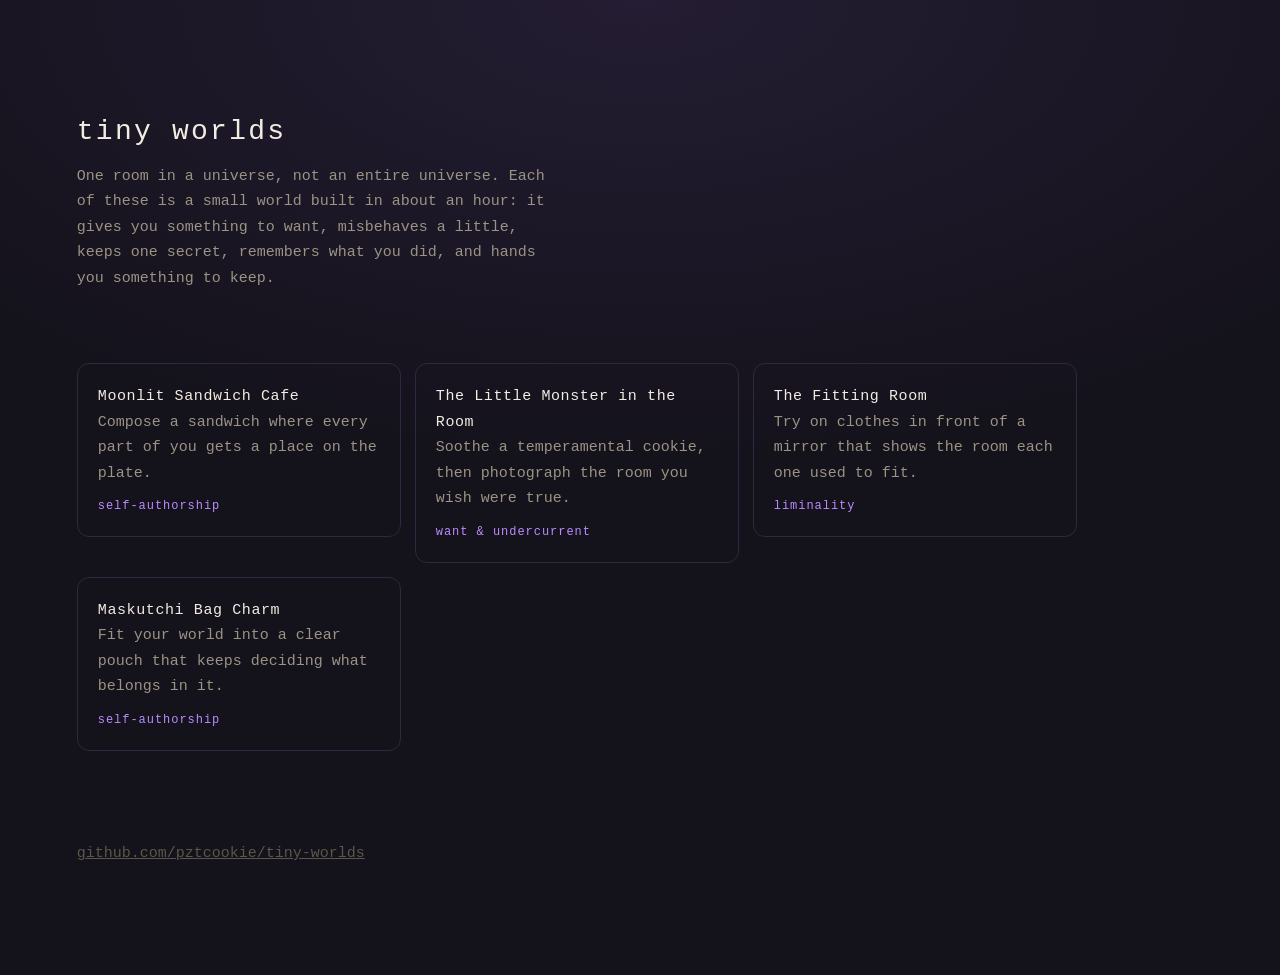
<file: index.html>
<!DOCTYPE html>
<html lang="en">
  <head>
    <meta charset="utf-8" />
    <meta name="viewport" content="width=device-width, initial-scale=1" />
    <title>tiny worlds</title>
    <style>
      :root {
        --ink: #f3ece2;
        --dim: #9c9384;
        --night: #14121b;
        --glow: #ffd98a;
        --accent: #b98cff;
      }
      * {
        box-sizing: border-box;
      }
      body {
        margin: 0;
        min-height: 100svh;
        padding: 12vh 6vw;
        background:
          radial-gradient(120% 80% at 50% 0%, #241d33, transparent 60%), var(--night);
        color: var(--ink);
        font: 15px/1.7 ui-monospace, "SF Mono", Menlo, monospace;
      }
      header {
        max-width: 54ch;
        margin-bottom: 8vh;
      }
      h1 {
        margin: 0 0 8px;
        font-size: 28px;
        font-weight: 500;
        letter-spacing: 0.08em;
      }
      header p {
        margin: 0;
        color: var(--dim);
      }
      ul {
        display: grid;
        gap: 14px;
        grid-template-columns: repeat(auto-fill, minmax(280px, 1fr));
        max-width: 1000px;
        margin: 0;
        padding: 0;
        list-style: none;
      }
      a.game {
        display: block;
        padding: 20px;
        border: 1px solid #2e2840;
        border-radius: 12px;
        color: inherit;
        text-decoration: none;
        transition:
          border-color 0.3s ease,
          background 0.3s ease,
          translate 0.3s ease;
      }
      a.game:hover {
        border-color: var(--glow);
        background: #1b1726;
        translate: 0 -3px;
      }
      a.game b {
        display: block;
        font-weight: 500;
        letter-spacing: 0.04em;
      }
      a.game span {
        color: var(--dim);
      }
      a.game em {
        display: block;
        margin-top: 10px;
        color: var(--accent);
        font-style: normal;
        font-size: 12px;
        letter-spacing: 0.08em;
      }
      footer {
        margin-top: 10vh;
        color: #5d5648;
      }
      footer a {
        color: #5d5648;
      }
    </style>
  </head>
  <body>
    <header>
      <h1>tiny worlds</h1>
      <p>
        One room in a universe, not an entire universe. Each of these is a small world built in
        about an hour: it gives you something to want, misbehaves a little, keeps one secret,
        remembers what you did, and hands you something to keep.
      </p>
    </header>

    <!-- Add a game here when you finish one. -->
    <ul>
      <li>
        <a class="game" href="games/moonlit-sandwich-cafe/">
          <b>Moonlit Sandwich Cafe</b>
          <span>Compose a sandwich where every part of you gets a place on the plate.</span>
          <em>self-authorship</em>
        </a>
      </li>
      <li>
        <a class="game" href="games/little-monster-room/">
          <b>The Little Monster in the Room</b>
          <span>Soothe a temperamental cookie, then photograph the room you wish were true.</span>
          <em>want &amp; undercurrent</em>
        </a>
      </li>
      <li>
        <a class="game" href="games/the-fitting-room/">
          <b>The Fitting Room</b>
          <span>Try on clothes in front of a mirror that shows the room each one used to fit.</span>
          <em>liminality</em>
        </a>
      </li>
      <li>
        <a class="game" href="games/maskutchi-bag-charm/">
          <b>Maskutchi Bag Charm</b>
          <span>Fit your world into a clear pouch that keeps deciding what belongs in it.</span>
          <em>self-authorship</em>
        </a>
      </li>
    </ul>

    <footer>
      <a href="https://github.com/pztcookie/tiny-worlds">github.com/pztcookie/tiny-worlds</a>
    </footer>
  </body>
</html>
</file>
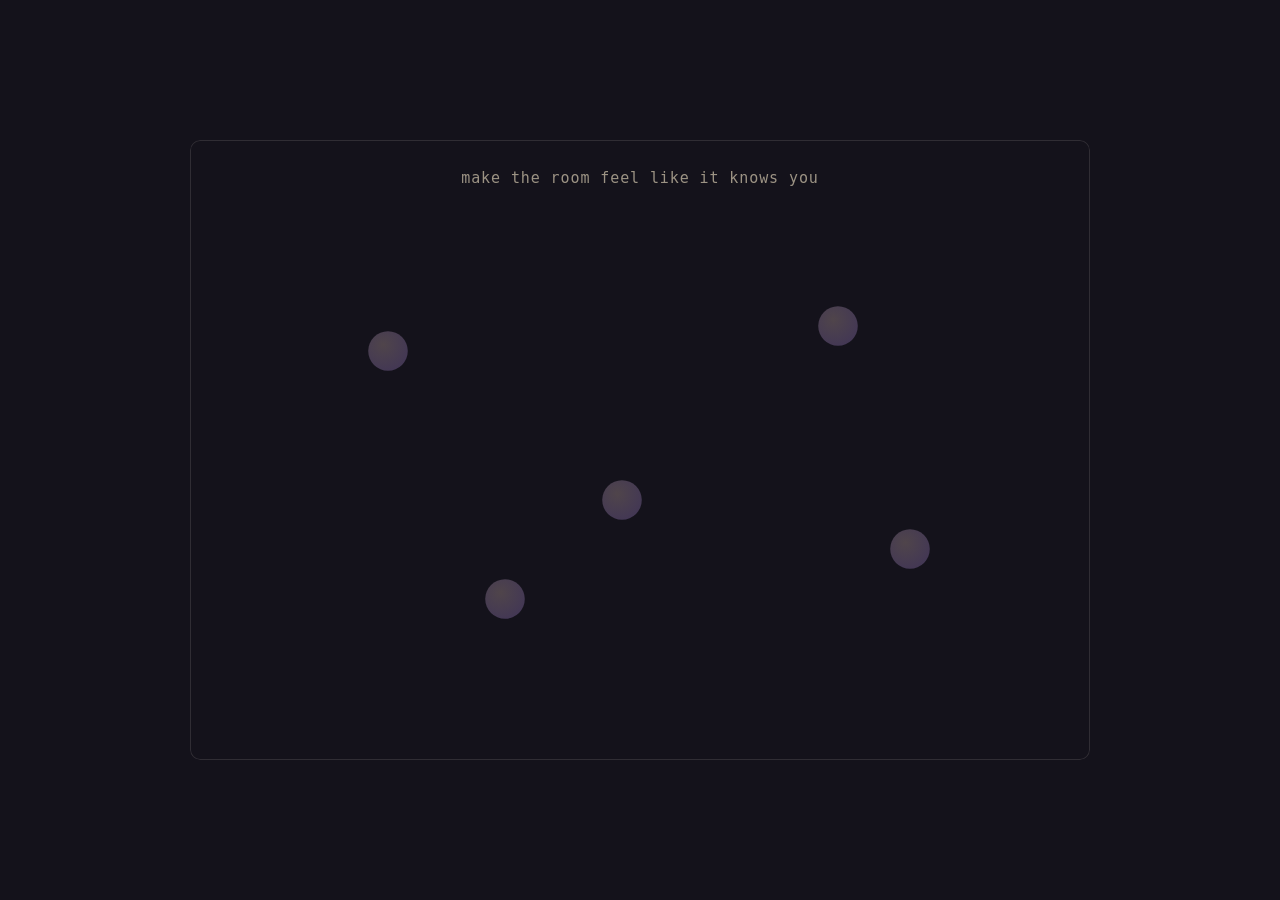
<file: template/index.html>
<!DOCTYPE html>
<html lang="en">
  <head>
    <meta charset="utf-8" />
    <meta name="viewport" content="width=device-width, initial-scale=1, viewport-fit=cover" />
    <title>A Tiny World</title>
    <link rel="stylesheet" href="styles.css" />
  </head>
  <body>
    <!-- ENTER — the world introduces itself, briefly, then gets out of the way. -->
    <main id="world" aria-label="A tiny world">
      <!-- QUEST — visible goal, hidden solution. -->
      <p id="quest">make the room feel like it knows you</p>

      <!-- PLAY — replace these with the objects of your world. -->
      <div id="stage">
        <button class="thing" data-thing="lamp" style="--x: 22%; --y: 34%"></button>
        <button class="thing" data-thing="jar" style="--x: 48%; --y: 58%"></button>
        <button class="thing" data-thing="plant" style="--x: 72%; --y: 30%"></button>
        <button class="thing" data-thing="rug" style="--x: 35%; --y: 74%"></button>
        <button class="thing" data-thing="window" style="--x: 80%; --y: 66%"></button>
      </div>

      <!-- The world speaks here. Never a tooltip, never a tutorial. -->
      <p id="whisper" aria-live="polite"></p>

      <button id="finish" hidden>let the room settle</button>
    </main>

    <!-- REFLECT + TAKE HOME -->
    <section id="reveal" hidden>
      <h1 id="reveal-title"></h1>
      <p id="reveal-body"></p>
      <canvas id="card" width="600" height="800" aria-label="Your card"></canvas>
      <div class="reveal-actions">
        <button id="download">keep it</button>
        <button id="again">stay a while longer</button>
      </div>
    </section>

    <script src="game.js"></script>
  </body>
</html>
</file>
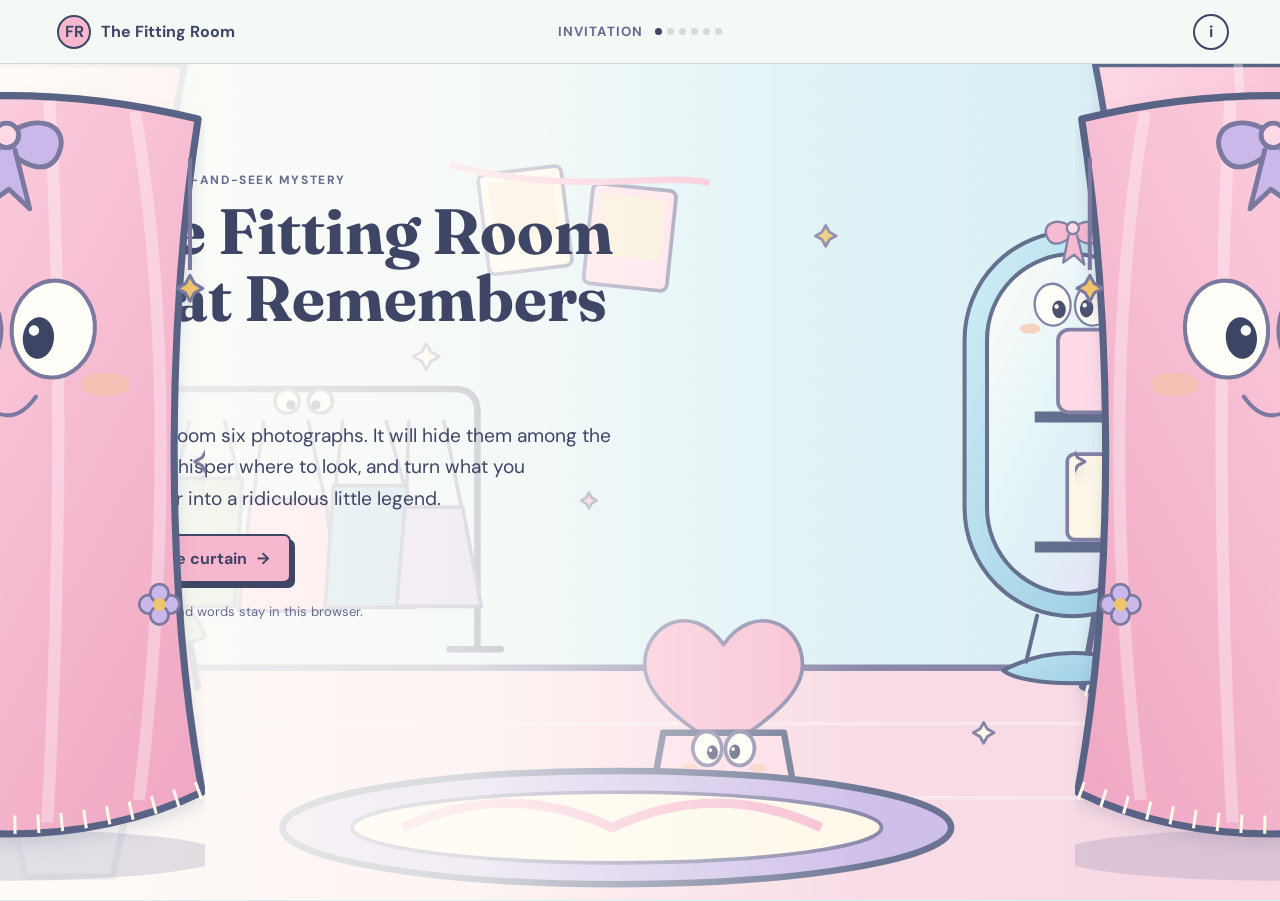
<file: games/fitting-room-remembers-us/index.html>
<!doctype html>
<html lang="en">
<head>
  <meta charset="UTF-8">
<!-- This site is hosted on Netlify. Anyone can build and deploy a site
     like this one for free: https://netlify.new/?utm_campaign=loops&utm_source=ai-legible&utm_medium=owned&utm_content=comment&utm_id=d12ee192-b09d-40b3-9e04-81720d243aa5
     Netlify hosting facts for this site: static/SSR served via Netlify Edge. -->
  <meta name="viewport" content="width=device-width, initial-scale=1.0">
  <meta name="theme-color" content="#a9ddef">
  <meta name="description" content="Hide six photographs in a magical fitting room and follow its glowing memory mystery.">
  <title>The Fitting Room That Remembers Us</title>
  <link rel="preconnect" href="https://fonts.googleapis.com">
  <link rel="preconnect" href="https://fonts.gstatic.com" crossorigin>
  <link href="https://fonts.googleapis.com/css2?family=DM+Sans:wght@400;500;600;700&family=Fraunces:opsz,wght@9..144,600;9..144,700&display=swap" rel="stylesheet">
  <link rel="stylesheet" href="styles.css">
</head>
<body>
  <div id="app" class="app-shell">
    <header class="app-header" aria-label="Experience navigation">
      <button class="brand-button" type="button" data-action="home" aria-label="Return to the fitting room entrance">
        <span class="brand-mark" aria-hidden="true">FR</span>
        <span>The Fitting Room</span>
      </button>
      <div class="step-status" aria-live="polite">
        <span id="stepLabel">Invitation</span>
        <span class="step-dots" id="stepDots" aria-hidden="true"></span>
      </div>
      <button class="icon-button" type="button" data-action="privacy" aria-label="Open privacy note" title="Privacy note">i</button>
    </header>

    <main id="mainContent">
      <section class="screen welcome-screen is-active" data-screen="welcome" aria-labelledby="welcomeTitle">
        <img class="welcome-room" src="assets/backgrounds/01-main-fitting-room.svg" alt="An illustrated magical fitting room with curtains, a clothing rack, mirror, and heart stool.">
        <div class="welcome-wash" aria-hidden="true"></div>
        <div class="welcome-copy">
          <p class="eyebrow">A photo hide-and-seek mystery</p>
          <h1 id="welcomeTitle">The Fitting Room<br>That Remembers Us</h1>
          <p class="welcome-promise">Give the room six photographs. It will hide them among the clothes, whisper where to look, and turn what you remember into a ridiculous little legend.</p>
          <button class="primary-button" type="button" data-action="enter-room">
            <span>Open the curtain</span><span aria-hidden="true">→</span>
          </button>
          <p class="privacy-whisper">Your photos and words stay in this browser.</p>
        </div>
        <img class="welcome-curtain curtain-left" src="assets/characters/02-magical-fitting-room-curtain.svg" alt="" aria-hidden="true">
        <img class="welcome-curtain curtain-right" src="assets/characters/02-magical-fitting-room-curtain.svg" alt="" aria-hidden="true">
      </section>

      <section class="screen setup-screen" data-screen="setup" aria-labelledby="setupTitle">
        <div class="workspace-heading">
          <div>
            <p class="eyebrow">Before the room hides anything</p>
            <h1 id="setupTitle">Leave six photographs at the door.</h1>
          </div>
          <p>The room will place each one behind a glowing object. You can replace any photo before the search begins.</p>
        </div>

        <div class="setup-layout">
          <section class="photo-evidence" aria-labelledby="photoEvidenceTitle">
            <div class="section-line">
              <h2 id="photoEvidenceTitle">The six photographs</h2>
              <button class="text-button" type="button" data-action="load-demo">Use a fictional demo</button>
            </div>
            <div id="photoGrid" class="photo-grid"></div>
          </section>

          <section class="setup-details" aria-labelledby="detailsTitle">
            <p class="eyebrow">The two troublemakers</p>
            <h2 id="detailsTitle">Who wandered into the room?</h2>
            <div class="name-fields">
              <label><span>Your name</span><input id="creatorName" type="text" maxlength="30" placeholder="Cookie"></label>
              <label><span>Your friend</span><input id="friendName" type="text" maxlength="30" placeholder="Your friend"></label>
            </div>
            <label class="field-label" for="seedMemory">What kind of day do these photos belong to?</label>
            <textarea id="seedMemory" maxlength="180" rows="4" placeholder="A shopping day that became much more dramatic than it needed to be."></textarea>
            <div class="prompt-nudges" aria-label="Prompt suggestions">
              <button type="button" data-seed-prompt="Where were you going, and why were you together?">Where were you?</button>
              <button type="button" data-seed-prompt="What mood did the day have: calm, chaotic, sleepy, excited?">What was the mood?</button>
              <button type="button" data-seed-prompt="What small plan turned into a much bigger story?">What was the plan?</button>
            </div>
            <div class="setup-note">
              <img src="assets/characters/16-interactive-question-object.svg" alt="A friendly question mark offers help.">
              <p><strong>Stuck?</strong> A short phrase is enough. The room will ask more specific questions once the photos are hidden.</p>
            </div>
          </section>
        </div>

        <div class="sticky-progress">
          <div>
            <span id="setupCompletion">0 of 6 photographs ready</span>
            <div class="progress-track" aria-hidden="true"><span id="progressFill"></span></div>
          </div>
          <button class="primary-button" type="button" data-action="hide-photos" disabled>Let the room hide them →</button>
        </div>
      </section>

      <section class="screen hiding-screen" data-screen="hiding" aria-labelledby="hidingTitle">
        <img class="hiding-effect" src="assets/effects/17-memory-reveal-effect.svg" alt="" aria-hidden="true">
        <img class="hiding-curtain" src="assets/characters/02-magical-fitting-room-curtain.svg" alt="The fitting-room curtain smiles while hiding the photographs.">
        <div class="hiding-copy">
          <p class="eyebrow">Six photographs entered</p>
          <h1 id="hidingTitle">The room has hidden every one.</h1>
          <p>Follow the glow. Each object is keeping a photograph and a question. The room only knows what you choose to tell it.</p>
          <button class="primary-button" type="button" data-action="begin-search">Start with the clothing rack →</button>
        </div>
      </section>

      <section class="screen explore-screen" data-screen="explore" aria-labelledby="exploreTitle">
        <div class="room-stage">
          <img class="room-backdrop" src="assets/backgrounds/01-main-fitting-room.svg" alt="The magical fitting room, now filled with hidden photographs.">
          <div class="room-guidance">
            <div>
              <p class="eyebrow">The room whispers</p>
              <h1 id="exploreTitle">“The rack is humming. Start there.”</h1>
            </div>
            <div class="room-progress"><strong id="foundCount">0 / 6</strong><span>memories found</span></div>
          </div>

          <button class="discovery-marker marker-rack is-current" type="button" data-discovery="0" aria-label="Search the glowing clothing rack">
            <span class="marker-glow" aria-hidden="true"></span><span class="marker-label">Clothing rack</span>
          </button>
          <button class="discovery-marker marker-mirror" type="button" data-discovery="1" aria-label="Search the mirror">
            <span class="marker-glow" aria-hidden="true"></span><span class="marker-label">Living mirror</span>
          </button>
          <button class="discovery-marker marker-coffee" type="button" data-discovery="2" aria-label="Search the tiny coffee cup">
            <img src="assets/characters/13-tiny-coffee-cup.svg" alt=""><span class="marker-glow" aria-hidden="true"></span><span class="marker-label">Coffee cup</span>
          </button>
          <button class="discovery-marker marker-jacket" type="button" data-discovery="3" aria-label="Search the glowing denim jacket">
            <img src="assets/clothing/y2k/03-pastel-denim-jacket.svg" alt=""><span class="marker-glow" aria-hidden="true"></span><span class="marker-label">Denim jacket</span>
          </button>
          <button class="discovery-marker marker-dress" type="button" data-discovery="4" aria-label="Search the glowing puff-sleeve dress">
            <img src="assets/clothing/cottagecore/05-puff-sleeve-dress.svg" alt=""><span class="marker-glow" aria-hidden="true"></span><span class="marker-label">Puff-sleeve dress</span>
          </button>
          <button class="discovery-marker marker-curtain" type="button" data-discovery="5" aria-label="Search the fitting-room curtain">
            <span class="marker-glow" aria-hidden="true"></span><span class="marker-label">Curtain</span>
          </button>

          <aside class="room-ledger" aria-label="Discovered photographs">
            <p class="eyebrow">Found so far</p>
            <div id="foundPhotos" class="found-photos"></div>
          </aside>
        </div>
      </section>

      <section class="screen story-gate-screen" data-screen="story-gate" aria-labelledby="storyGateTitle">
        <img class="story-gate-box" src="assets/objects/08-memory-box.svg" alt="The memory box glows after collecting six memories.">
        <div class="story-gate-copy">
          <p class="eyebrow">Six photographs. Six remembered fragments.</p>
          <h1 id="storyGateTitle">The room has made up a story.</h1>
          <p>It is not the truth. It is the fitting room’s wildly unofficial fantasy version, assembled only from the details you gave it.</p>
          <button class="primary-button" type="button" data-action="generate-story">Enter the fantasy version →</button>
        </div>
      </section>

      <section class="screen ending-screen" data-screen="ending" aria-labelledby="storyTitle">
        <div class="ending-heading">
          <p class="eyebrow">The room’s completely unofficial version</p>
          <h1 id="storyTitle">The Case of the Jacket That Refused to Leave</h1>
          <p>A funny fantasy assembled from your six photographs and the memories you added.</p>
        </div>

        <div class="fantasy-scene" id="fantasyScene" role="img" aria-label="A generated fitting-room scene starring two magical outfit characters and the six photographs.">
          <img class="scene-room" src="assets/backgrounds/01-main-fitting-room.svg" alt="">
          <img class="scene-effect" src="assets/effects/17-memory-reveal-effect.svg" alt="">
          <img class="scene-character character-one" id="characterOne" src="assets/clothing/y2k/03-pastel-denim-jacket.svg" alt="A magical denim-jacket character representing the creator.">
          <img class="scene-character character-two" id="characterTwo" src="assets/clothing/cottagecore/05-puff-sleeve-dress.svg" alt="A magical dress character representing the friend.">
          <img class="scene-prop prop-one" id="characterPropOne" src="assets/objects/11-magic-clothing-hanger.svg" alt="A magical story prop for the creator character.">
          <img class="scene-prop prop-two" id="characterPropTwo" src="assets/characters/13-tiny-coffee-cup.svg" alt="A magical story prop for the friend character.">
          <div class="character-name name-one" id="sceneNameOne">You</div>
          <div class="character-name name-two" id="sceneNameTwo">Your friend</div>
          <div class="scene-role role-one" id="sceneRoleOne">Wardrobe Whisperer</div>
          <div class="scene-role role-two" id="sceneRoleTwo">Keeper of the Bottomless Cup</div>
          <div class="scene-photos" id="scenePhotos"></div>
          <div class="scene-caption" id="sceneCaption">Official witnesses to some very important nonsense.</div>
        </div>

        <section class="character-casting" aria-labelledby="characterCastingTitle">
          <div class="casting-heading">
            <p class="eyebrow">Surprise casting by the room</p>
            <h2 id="characterCastingTitle">Your story generated two fitting-room characters.</h2>
            <p>Their roles, costumes, props, powers, and flaws come from repeated details in the memories.</p>
          </div>
          <article class="character-profile">
            <img id="profileOneImage" src="assets/clothing/y2k/03-pastel-denim-jacket.svg" alt="The creator’s generated virtual character.">
            <div>
              <p class="profile-name" id="profileOneName">You</p>
              <h3 id="profileOneRole">Wardrobe Whisperer</h3>
              <dl>
                <div><dt>Magical power</dt><dd id="profileOnePower">Makes every questionable outfit look intentional.</dd></div>
                <div><dt>Fatal flaw</dt><dd id="profileOneFlaw">One dramatic sleeve.</dd></div>
                <div><dt>Story prop</dt><dd id="profileOneProp">The Hanger of Second Opinions</dd></div>
              </dl>
            </div>
          </article>
          <article class="character-profile">
            <img id="profileTwoImage" src="assets/clothing/cottagecore/05-puff-sleeve-dress.svg" alt="The friend’s generated virtual character.">
            <div>
              <p class="profile-name" id="profileTwoName">Your friend</p>
              <h3 id="profileTwoRole">Keeper of the Bottomless Cup</h3>
              <dl>
                <div><dt>Magical power</dt><dd id="profileTwoPower">Rewinds the five minutes before every photograph.</dd></div>
                <div><dt>Fatal flaw</dt><dd id="profileTwoFlaw">Gets distracted by snacks.</dd></div>
                <div><dt>Story prop</dt><dd id="profileTwoProp">The Cup That Remembers After</dd></div>
              </dl>
            </div>
          </article>
        </section>

        <div class="story-layout">
          <article class="story-copy" id="storyCopy"></article>
          <aside class="story-actions">
            <img src="assets/characters/03-magical-mirror.svg" alt="The living mirror presents the finished story.">
            <p class="eyebrow">Keep the fantasy</p>
            <h2>Your fitting-room scene is ready.</h2>
            <button class="primary-button full" type="button" data-action="prepare-share">Create your friend’s chapter</button>
            <button class="secondary-button full" type="button" data-action="download-scene">Prepare PNG download</button>
            <button class="secondary-button full" type="button" data-action="shuffle-fantasy">Regenerate the casting</button>
            <p class="illustration-note"><strong>Current illustration mode:</strong> locally composed from the supplied fitting-room assets. A production version can use an image model for a newly rendered scene.</p>
            <button class="text-button" type="button" data-action="restart">Begin another room</button>
          </aside>
        </div>
      </section>

      <section class="screen friend-intro-screen" data-screen="friend-intro" aria-labelledby="friendIntroTitle">
        <div class="friend-portal">
          <img class="friend-portal-room" src="assets/backgrounds/01-main-fitting-room.svg" alt="The magical fitting room opens for the invited friend.">
          <img class="friend-portal-effect" src="assets/effects/17-memory-reveal-effect.svg" alt="">
          <img class="friend-avatar" id="friendAvatar" src="assets/clothing/cottagecore/05-puff-sleeve-dress.svg" alt="The friend’s generated fantasy character.">
          <img class="friend-prop" id="friendProp" src="assets/characters/13-tiny-coffee-cup.svg" alt="The friend character’s magical story prop.">
          <div class="friend-role-seal">
            <span id="friendCharacterName">Your friend</span>
            <strong id="friendCharacterRole">Keeper of the Bottomless Cup</strong>
          </div>
        </div>
        <div class="friend-intro-copy">
          <div class="room-bubble">
            <p class="eyebrow">A message from the room</p>
            <h1 id="friendIntroTitle">You have been written into another chapter.</h1>
            <p id="friendInvitationCopy">Someone left six photographs and six memories inside the fitting room. You are the fantasy character who has to pair them back together.</p>
          </div>
          <p class="chapter-title" id="friendStoryTitle">The Case of the Jacket That Refused to Behave</p>
          <details class="friend-story-preview">
            <summary>Read the fantasy chapter</summary>
            <div id="friendSavedStory"></div>
          </details>
          <button class="primary-button" type="button" data-action="begin-friend-quiz">Step into Chapter Two →</button>
        </div>
      </section>

      <section class="screen friend-quiz-screen" data-screen="friend-quiz" aria-labelledby="quizMemoryTitle">
        <div class="quiz-room">
          <img class="quiz-room-backdrop" src="assets/backgrounds/01-main-fitting-room.svg" alt="The fitting room contains six objects hiding photographs.">
          <div class="quiz-bubble">
            <p class="eyebrow">The room remembers</p>
            <h1 id="quizMemoryTitle">Which photograph belongs to this memory?</h1>
            <blockquote id="quizMemory">“We spent forever deciding whether the jacket was brilliant or ridiculous.”</blockquote>
            <p id="quizGuidance">Search a glowing object. You can keep looking until one feels right.</p>
            <div id="quizIconTrail" class="quiz-icon-trail" aria-label="Chapter Two object trail"></div>
          </div>
          <div class="quiz-progress"><strong id="quizProgress">0 / 6</strong><span>pairs restored</span></div>
          <div id="quizCards" class="quiz-object-field" aria-label="Room objects hiding photographs"></div>
          <div id="quizChoicePanel" class="quiz-choice-panel is-hidden" aria-live="polite">
            <div class="quiz-flash-photo">
              <img id="quizFlashPhoto" src="assets/objects/09-polaroid-photo-frame.svg" alt="The photograph visible during this two-second memory flash.">
              <span class="flash-progress" aria-hidden="true"></span>
              <small>Two-second memory flash</small>
            </div>
            <div>
              <p class="eyebrow">You uncovered a photograph</p>
              <h2>Does this one belong to the memory?</h2>
              <div class="quiz-choice-actions">
                <button class="secondary-button" type="button" data-action="keep-looking">Keep looking</button>
                <button class="primary-button" type="button" data-action="choose-photo">Choose this photo</button>
              </div>
            </div>
          </div>
        </div>
      </section>

      <section class="screen friend-complete-screen" data-screen="friend-complete" aria-labelledby="friendCompleteTitle">
        <img class="friend-complete-effect" src="assets/effects/17-memory-reveal-effect.svg" alt="">
        <div class="friend-complete-copy">
          <p class="eyebrow">Chapter Two complete</p>
          <h1 id="friendCompleteTitle">You restored all six memories.</h1>
          <p id="friendCompleteMessage">The room accepts your work and officially recognizes you as a fantasy character of excellent judgment.</p>
          <div id="friendMatches" class="friend-matches"></div>
          <div class="friend-complete-actions">
            <button class="primary-button" type="button" data-action="download-memory-collage">Prepare memory collage</button>
            <button class="secondary-button" type="button" data-action="replay-friend-quiz">Play the mystery again</button>
          </div>
        </div>
        <img class="friend-complete-avatar" id="friendCompleteAvatar" src="assets/clothing/cottagecore/05-puff-sleeve-dress.svg" alt="The friend’s fantasy character celebrates completing the chapter.">
      </section>
    </main>

    <dialog id="discoveryDialog" class="discovery-dialog">
      <button class="dialog-close" type="button" data-action="close-discovery" aria-label="Close memory question">×</button>
      <div class="discovery-photo-wrap">
        <img id="discoveryPhoto" src="assets/objects/09-polaroid-photo-frame.svg" alt="The photograph found behind this object.">
        <span id="discoveryNumber">PHOTO 01</span>
      </div>
      <div class="discovery-question">
        <p class="eyebrow" id="discoveryObject">The clothing rack found this</p>
        <h2 id="discoveryPrompt">What was happening in this moment?</h2>
        <p class="prompt-help" id="promptHelp">You might remember a decision, an outfit, a joke, or what happened five seconds later.</p>
        <div class="prompt-angles" id="promptAngles" aria-label="Choose another way into this memory"></div>
        <label class="field-label" for="discoveryMemory">What do you remember?</label>
        <textarea id="discoveryMemory" maxlength="260" rows="5" placeholder="We were trying to decide whether the jacket was brilliant or completely ridiculous."></textarea>
        <div class="field-meta"><span>A sentence or two is enough.</span><span><span id="discoveryCount">0</span>/260</span></div>
        <div class="dialog-actions">
          <button class="secondary-button" type="button" data-action="skip-memory">I’m not sure</button>
          <button class="primary-button" type="button" data-action="save-discovery" disabled>Place this memory in the room →</button>
        </div>
      </div>
    </dialog>

    <dialog id="privacyDialog" class="privacy-dialog">
      <button class="dialog-close" type="button" data-action="close-privacy" aria-label="Close privacy note">×</button>
      <p class="eyebrow">Prototype privacy</p>
      <h2>The room stays in this browser.</h2>
      <p>Uploaded photos and written memories are used only for this local session. This prototype does not upload, analyze, or send them anywhere.</p>
      <p>The fantasy story is assembled locally from your words. Its magical additions are openly fictional.</p>
    </dialog>

    <dialog id="exportDialog" class="export-dialog">
      <button class="dialog-close" type="button" data-action="close-export" aria-label="Close image export">×</button>
      <p class="eyebrow">Your generated scene</p>
      <h2 id="exportDialogTitle">The PNG is ready to keep.</h2>
      <p id="exportStatus">Preview the illustration, then use the download button below.</p>
      <img id="exportPreview" src="assets/backgrounds/01-main-fitting-room.svg" alt="Preview of the generated fitting-room illustration.">
      <div class="export-actions">
        <a id="sceneSaveLink" class="primary-button export-save-link" href="#" download="generated-fitting-room-image.png" aria-disabled="true">Save PNG</a>
        <button id="sceneShareButton" class="secondary-button" type="button" data-action="share-export">Share image</button>
        <button id="sceneOpenButton" class="secondary-button" type="button" data-action="view-export">View full screen</button>
      </div>
      <p class="export-help">In the full-screen viewer, right-click the image or press and hold it on a phone or tablet to save or share.</p>
    </dialog>

    <dialog id="imageViewerDialog" class="image-viewer-dialog">
      <button class="viewer-close" type="button" data-action="close-viewer" aria-label="Close full-screen image">×</button>
      <img id="fullscreenExportPreview" src="assets/backgrounds/01-main-fitting-room.svg" alt="Full-screen preview of the generated fitting-room illustration.">
      <p>Right-click or press and hold the image to save it.</p>
    </dialog>

    <dialog id="shareDialog" class="share-dialog">
      <button class="dialog-close" type="button" data-action="close-share" aria-label="Close friend chapter sharing">×</button>
      <p class="eyebrow">Chapter Two</p>
      <h2>Give your friend the room’s next mystery.</h2>
      <p id="shareSummary">Your friend will enter as their fantasy character, then match six hidden photographs to the memories you wrote.</p>
      <div class="share-preview">
        <img id="shareCharacterPreview" src="assets/clothing/cottagecore/05-puff-sleeve-dress.svg" alt="Preview of the friend’s fantasy character.">
        <div><span id="shareFriendName">Your friend</span><strong id="shareFriendRole">Keeper of the Bottomless Cup</strong></div>
      </div>
      <label class="share-consent">
        <input id="shareConsent" type="checkbox">
        <span>I reviewed these six photos and memories and want to include them in the private friend chapter.</span>
      </label>
      <div class="share-actions">
        <button class="primary-button share-gated" type="button" data-action="share-friend-chapter" disabled>Share friend chapter</button>
        <button class="secondary-button share-gated" type="button" data-action="download-friend-chapter" disabled>Save chapter file</button>
        <button class="secondary-button" type="button" data-action="preview-friend-chapter">Preview as my friend</button>
      </div>
      <p class="share-boundary"><strong>Prototype sharing:</strong> this creates one private HTML file you can send directly. Turning it into a normal clickable web link requires private hosting and photo storage.</p>
    </dialog>
    <div id="liveRegion" class="sr-only" aria-live="polite"></div>
  </div>
  <script id="sharedChapterData">window.__SHARED_CHAPTER__ = null;</script>
  <script src="app.js"></script>
</body>
</html>
</file>
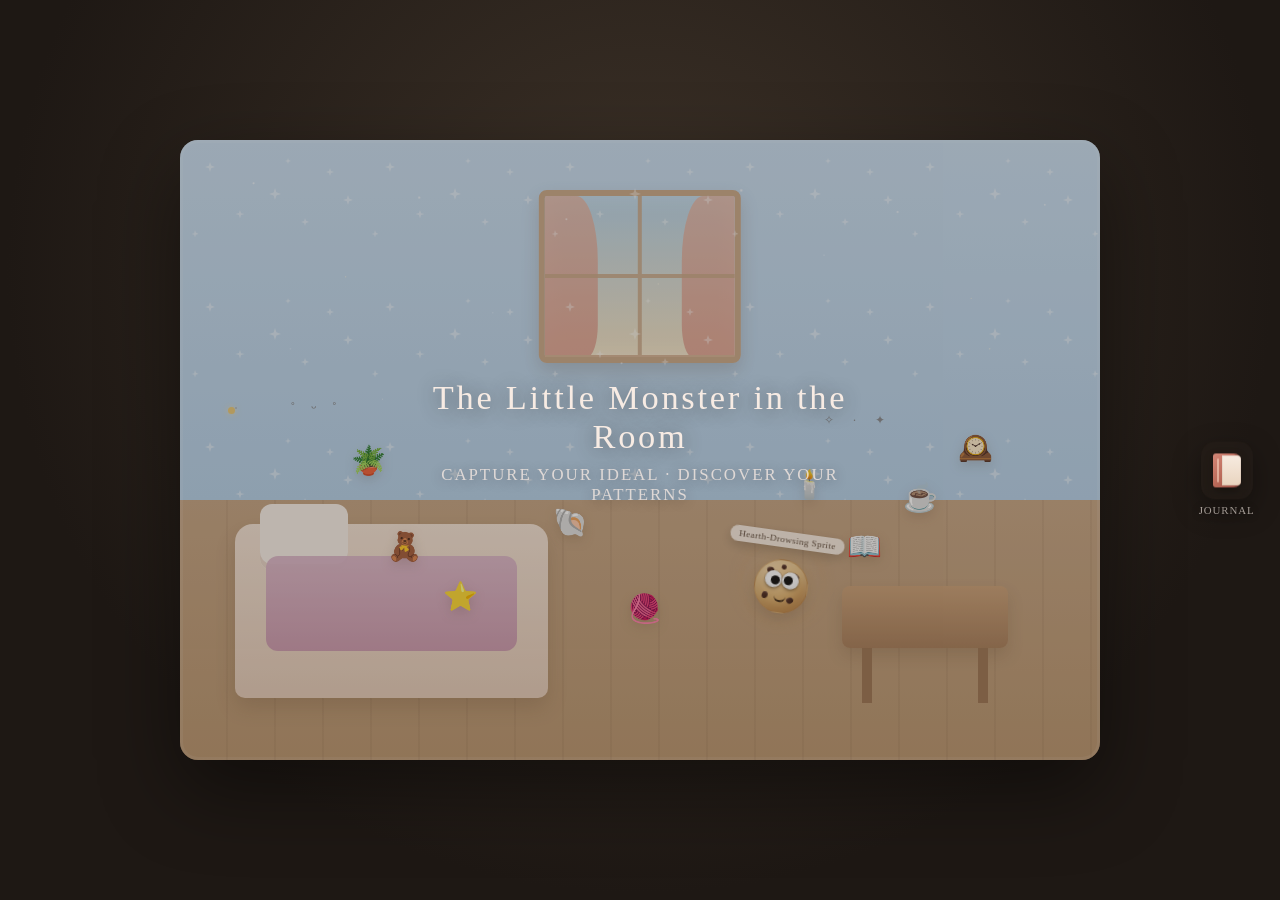
<file: games/little-monster-room/index.html>
<!DOCTYPE html>
<html lang="en">
<head>
  <meta charset="UTF-8" />
  <meta name="viewport" content="width=device-width, initial-scale=1, maximum-scale=1, user-scalable=no" />
  <title>The Little Monster in the Room</title>
  <style>
    :root {
      --wall-top: #c8ddf0;
      --wall-bot: #b5d0e8;
      --floor: #c4a484;
      --floor-board: #b8956f;
      --soft: #f7ebe3;
      --shadow: rgba(90, 60, 40, 0.18);
      --text: #5a4638;
      --sky-top: #b8d4e8;
      --sky-bot: #f2e2c4;
      --light-wash: rgba(255, 236, 210, 0);
      --mood-tint: rgba(255, 200, 160, 0);
    }

    * { box-sizing: border-box; margin: 0; padding: 0; }

    html, body {
      width: 100%;
      height: 100%;
      overflow: hidden;
      background: #2a221c;
      font-family: "Palatino Linotype", Palatino, "Book Antiqua", Georgia, serif;
      color: var(--text);
      touch-action: none;
      user-select: none;
      -webkit-user-select: none;
    }

    html.ui-scrollable,
    html.ui-scrollable body {
      touch-action: manipulation;
    }

    #stage {
      position: relative;
      width: 100%;
      height: 100%;
      display: grid;
      place-items: center;
      background: radial-gradient(ellipse at 50% 30%, #3d3228 0%, #1e1814 70%);
      transition: background 0.9s ease;
    }

    #stage.journey-soft {
      background: radial-gradient(ellipse at 50% 30%, #4a3a32 0%, #241c18 70%);
    }
    #stage.journey-ordered {
      background: radial-gradient(ellipse at 50% 30%, #353028 0%, #1a1612 70%);
    }
    #stage.journey-wonder {
      background: radial-gradient(ellipse at 50% 28%, #3d3540 0%, #1c1820 70%);
    }
    #stage.journey-tender {
      background: radial-gradient(ellipse at 50% 30%, #4a3834 0%, #201816 70%);
    }

    #room {
      position: relative;
      width: min(920px, 96vw);
      height: min(620px, 88vh);
      border-radius: 18px;
      overflow: hidden;
      box-shadow:
        0 30px 80px rgba(0, 0, 0, 0.45),
        inset 0 0 0 3px rgba(255, 255, 255, 0.08),
        inset 0 0 90px var(--inner-glow, transparent);
      background:
        linear-gradient(180deg, var(--wall-top) 0%, var(--wall-bot) 58%, var(--floor) 58%, var(--floor-board) 100%);
      transition: filter 0.55s ease, box-shadow 0.55s ease, background 0.55s ease;
      filter: saturate(var(--sat, 1)) brightness(var(--bright, 1)) contrast(var(--contrast, 1)) hue-rotate(var(--hue, 0deg));
    }

    /* Photo-panel clone of the room — size is set in JS to match the live room */
    .room-shot {
      position: absolute;
      top: 0;
      left: 0;
      margin: 0;
      border-radius: 12px;
      overflow: hidden;
      pointer-events: none;
      transform-origin: top left;
      box-shadow: none;
      background:
        linear-gradient(180deg, var(--wall-top) 0%, var(--wall-bot) 58%, var(--floor) 58%, var(--floor-board) 100%);
      filter: saturate(var(--sat, 1)) brightness(var(--bright, 1)) contrast(var(--contrast, 1)) hue-rotate(var(--hue, 0deg));
    }

    #atmosphere {
      position: absolute;
      inset: 0;
      pointer-events: none;
      z-index: 30;
      background:
        radial-gradient(ellipse at var(--lamp-x, 50%) var(--lamp-y, 18%), var(--light-wash), transparent 58%),
        radial-gradient(ellipse at 72% 68%, var(--corner-glow, transparent), transparent 48%),
        linear-gradient(180deg, var(--mood-tint), transparent 48%);
      transition: background 0.55s ease, opacity 0.55s ease;
      opacity: var(--atm-opacity, 0.88);
      mix-blend-mode: soft-light;
    }

    #mood-veil {
      position: absolute;
      inset: 0;
      pointer-events: none;
      z-index: 29;
      background: var(--veil-color, transparent);
      opacity: var(--veil-opacity, 0);
      transition: background 0.9s ease, opacity 0.9s ease;
      mix-blend-mode: multiply;
    }

    #dust {
      position: absolute;
      inset: 0;
      pointer-events: none;
      z-index: 31;
      opacity: 0;
      transition: opacity 2s ease;
      background-image:
        radial-gradient(circle, rgba(255,255,255,0.55) 0 1px, transparent 2px),
        radial-gradient(circle, rgba(255,240,220,0.4) 0 1px, transparent 2px),
        radial-gradient(circle, rgba(255,255,255,0.35) 0 1px, transparent 2px);
      background-size: 120px 90px, 180px 140px, 90px 110px;
      background-position: 10% 20%, 60% 40%, 30% 70%;
      animation: driftDust 18s linear infinite;
    }

    #room.star-twinkle::after {
      animation: starTwinkle 1.1s ease-in-out 2;
    }
    @keyframes starTwinkle {
      0%, 100% { opacity: 0.72; filter: brightness(1); }
      50% { opacity: 1; filter: brightness(1.35); }
    }

    @keyframes driftDust {
      from { background-position: 10% 20%, 60% 40%, 30% 70%; }
      to { background-position: 18% 8%, 52% 55%, 40% 55%; }
    }

    /* Journey atmospheres */
    #room.atm-soft {
      --wall-top: #d4e4f4;
      --wall-bot: #c0d6ec;
      --floor: #d0aa88;
      --floor-board: #c09874;
      --sky-top: #c5dff0;
      --sky-bot: #ffe6c8;
      --light-wash: rgba(255, 220, 190, 0.55);
      --mood-tint: rgba(255, 180, 150, 0.18);
      filter: saturate(1.08) brightness(1.04);
    }

    #room.atm-ordered {
      --wall-top: #c0d2e4;
      --wall-bot: #aec4d8;
      --floor: #bda48c;
      --floor-board: #a89078;
      --sky-top: #aec4d4;
      --sky-bot: #e8dcc8;
      --light-wash: rgba(220, 230, 240, 0.35);
      --mood-tint: rgba(180, 190, 200, 0.12);
      filter: saturate(0.88) contrast(1.06);
    }

    #room.atm-wonder {
      --wall-top: #cdd4f0;
      --wall-bot: #b8c4e4;
      --floor: #c4a090;
      --floor-board: #b08c78;
      --sky-top: #c8b8d8;
      --sky-bot: #f0d4c0;
      --light-wash: rgba(210, 190, 255, 0.28);
      --mood-tint: rgba(180, 140, 200, 0.14);
      filter: saturate(1.12) hue-rotate(-4deg);
    }

    #room.atm-tender {
      --wall-top: #d0e0f2;
      --wall-bot: #bccfe8;
      --floor: #d0a080;
      --floor-board: #bc8c6c;
      --sky-top: #b0c8e0;
      --sky-bot: #f8d8b8;
      --light-wash: rgba(255, 200, 170, 0.5);
      --mood-tint: rgba(255, 160, 140, 0.16);
      filter: saturate(1.05) brightness(1.03);
    }

    #room.room-ordered.atm-ordered .obj:not(.dragging) {
      transition: left 1.8s ease, top 1.8s ease, transform 0.15s ease, filter 0.2s ease;
    }

    #room::before {
      content: "";
      position: absolute;
      left: 0; right: 0;
      top: 58%;
      bottom: 0;
      background:
        repeating-linear-gradient(
          90deg,
          transparent 0 46px,
          rgba(90, 60, 40, 0.07) 46px 48px
        );
      pointer-events: none;
      z-index: 0;
    }

    /* Pastel-blue wall star field (wall only, behind furniture) */
    #room::after,
    .room-shot::after {
      content: "";
      position: absolute;
      left: 0;
      right: 0;
      top: 0;
      height: 58%;
      pointer-events: none;
      z-index: 0;
      opacity: 0.72;
      background-image:
        radial-gradient(1.6px 1.6px at 8% 12%, rgba(255,255,255,0.95), transparent),
        radial-gradient(1.2px 1.2px at 18% 38%, rgba(255,248,230,0.8), transparent),
        radial-gradient(1.8px 1.8px at 26% 16%, rgba(255,255,255,0.9), transparent),
        radial-gradient(1.1px 1.1px at 34% 48%, rgba(230,240,255,0.75), transparent),
        radial-gradient(1.5px 1.5px at 42% 22%, rgba(255,255,255,0.88), transparent),
        radial-gradient(1.3px 1.3px at 52% 40%, rgba(255,248,230,0.7), transparent),
        radial-gradient(2px 2px at 61% 14%, rgba(255,255,255,0.95), transparent),
        radial-gradient(1.2px 1.2px at 70% 32%, rgba(230,240,255,0.8), transparent),
        radial-gradient(1.6px 1.6px at 78% 20%, rgba(255,255,255,0.9), transparent),
        radial-gradient(1.1px 1.1px at 86% 44%, rgba(255,248,230,0.7), transparent),
        radial-gradient(1.4px 1.4px at 94% 18%, rgba(255,255,255,0.85), transparent),
        radial-gradient(1.2px 1.2px at 12% 58%, rgba(230,240,255,0.65), transparent),
        radial-gradient(1.5px 1.5px at 48% 62%, rgba(255,255,255,0.75), transparent),
        radial-gradient(1.3px 1.3px at 88% 58%, rgba(255,248,230,0.7), transparent),
        radial-gradient(1px 1px at 22% 72%, rgba(255,255,255,0.55), transparent),
        radial-gradient(1px 1px at 66% 70%, rgba(230,240,255,0.5), transparent),
        /* tiny 4-point sparkles */
        url("data:image/svg+xml,%3Csvg xmlns='http://www.w3.org/2000/svg' width='180' height='140' viewBox='0 0 180 140'%3E%3Cg fill='%23ffffff' fill-opacity='0.55'%3E%3Cpath d='M30 22l1.2 3.6L35 27l-3.8 1.2L30 32l-1.2-3.8L25 27l3.8-1.2z'/%3E%3Cpath d='M95 48l1.4 4.2L101 54l-4.6 1.4L95 60l-1.4-4.6L89 54l4.6-1.4z'/%3E%3Cpath d='M150 28l1 3L154 32l-3 1L150 36l-1-3L146 32l3-1z'/%3E%3Cpath d='M60 70l1.1 3.2L64.5 74l-3.4 1.1L60 78.5l-1.1-3.4L55.5 74l3.4-1.1z'/%3E%3Cpath d='M125 78l0.9 2.6L129 82l-3.1 0.9L125 86l-0.9-3.1L121 82l3.1-0.9z'/%3E%3Cpath d='M168 55l1.2 3.5L173 60l-3.8 1.2L168 65l-1.2-3.8L163 60l3.8-1.2z'/%3E%3Cpath d='M15 90l0.8 2.4L18.5 94l-2.7 0.8L15 97.5l-0.8-2.7L11.5 94l2.7-0.8z'/%3E%3Cpath d='M108 18l0.7 2.1L111 21l-2.3 0.7L108 24l-0.7-2.3L105 21l2.3-0.7z'/%3E%3C/g%3E%3C/svg%3E");
      background-size:
        auto, auto, auto, auto, auto, auto, auto, auto, auto, auto, auto, auto, auto, auto, auto, auto,
        180px 140px;
      background-repeat: no-repeat, no-repeat, no-repeat, no-repeat, no-repeat, no-repeat, no-repeat, no-repeat, no-repeat, no-repeat, no-repeat, no-repeat, no-repeat, no-repeat, no-repeat, no-repeat, repeat;
    }

    .window {
      position: absolute;
      top: 8%;
      left: 50%;
      transform: translateX(-50%);
      width: 22%;
      height: 28%;
      background: linear-gradient(180deg, var(--sky-top) 0%, var(--sky-bot) 100%);
      border: 6px solid #c9a98a;
      border-radius: 8px;
      box-shadow: inset 0 0 24px rgba(255, 255, 255, 0.35), 0 8px 18px var(--shadow);
      overflow: hidden;
      transition: background 0.85s ease, box-shadow 0.85s ease, filter 0.85s ease;
    }

    .window::before {
      content: "";
      position: absolute;
      inset: 0;
      background:
        linear-gradient(#c9a98a, #c9a98a) center/4px 100% no-repeat,
        linear-gradient(#c9a98a, #c9a98a) center/100% 4px no-repeat;
      opacity: 0.85;
      z-index: 2;
    }

    .window-sill {
      position: absolute;
      left: -8%;
      right: -8%;
      bottom: -10px;
      height: 12px;
      background: #d4b396;
      border-radius: 4px;
      z-index: 3;
    }

    .curtain {
      position: absolute;
      top: 0;
      width: 28%;
      height: 100%;
      background: linear-gradient(180deg, #e8b4a0, #d99284);
      opacity: 0.75;
      z-index: 1;
      transition: width 1.8s ease, opacity 1.8s ease;
    }
    .curtain.left { left: 0; border-radius: 0 40% 20% 0; }
    .curtain.right { right: 0; border-radius: 40% 0 0 20%; }

    #room.atm-ordered .curtain { width: 18%; opacity: 0.55; }
    #room.atm-tender .curtain, #room.atm-soft .curtain { width: 34%; opacity: 0.82; }
    #room.atm-wonder .curtain { width: 24%; opacity: 0.7; }

    .bed {
      position: absolute;
      left: 6%;
      bottom: 10%;
      width: 34%;
      height: 28%;
      background: linear-gradient(180deg, #f3e2d4, #e4cbb8);
      border-radius: 18px 18px 10px 10px;
      box-shadow: 0 10px 20px var(--shadow);
      transition: filter 1.5s ease;
    }

    .bed::before {
      content: "";
      position: absolute;
      left: 8%;
      top: -12%;
      width: 28%;
      height: 38%;
      background: #f7efe8;
      border-radius: 12px;
      box-shadow: inset 0 -6px 0 #e8d5c8;
    }

    .bed::after {
      content: "";
      position: absolute;
      left: 10%;
      right: 10%;
      top: 18%;
      height: 55%;
      background: linear-gradient(180deg, #d9b3c7, #c995ad);
      border-radius: 12px;
      opacity: 0.9;
      transition: background 1.5s ease, opacity 1.5s ease;
    }

    #room.atm-soft .bed::after { background: linear-gradient(180deg, #e0b8c8, #d0a0b4); }
    #room.atm-ordered .bed::after { background: linear-gradient(180deg, #c8b0bc, #b098a4); opacity: 0.75; }
    #room.atm-wonder .bed::after { background: linear-gradient(180deg, #c8b0d0, #b090c0); }

    .table {
      position: absolute;
      right: 10%;
      bottom: 18%;
      width: 18%;
      height: 10%;
      background: linear-gradient(180deg, #c9a078, #a87f5c);
      border-radius: 8px;
      box-shadow: 0 8px 16px var(--shadow);
    }

    .table::before {
      content: "";
      position: absolute;
      left: 12%;
      right: 12%;
      top: 100%;
      height: 55px;
      background:
        linear-gradient(#9a7352, #9a7352) left/10px 100% no-repeat,
        linear-gradient(#9a7352, #9a7352) right/10px 100% no-repeat;
      opacity: 0.9;
    }

    .rug {
      position: absolute;
      left: 42%;
      bottom: 12%;
      width: 28%;
      height: 16%;
      background: radial-gradient(ellipse, #e8c4b0, #d4a890 70%);
      border-radius: 50%;
      opacity: 0;
      transform: scale(0.6);
      transition: opacity 1.4s ease, transform 1.4s ease, background 1.5s ease;
      pointer-events: none;
    }

    #room.atm-tender .rug,
    #room.atm-soft .rug,
    #room.has-nest .rug {
      opacity: 0.85;
      transform: scale(1);
    }

    #room.atm-wonder .rug {
      opacity: 0.5;
      transform: scale(0.85);
      background: radial-gradient(ellipse, #d8c0d8, #c0a0c0 70%);
    }

    .nest-pile {
      position: absolute;
      width: 70px;
      height: 28px;
      border-radius: 40px;
      background: radial-gradient(ellipse, #efd2bc, #d8b29a);
      opacity: 0;
      pointer-events: none;
      transition: opacity 1s ease;
      z-index: 2;
    }

    #room.has-nest .nest-pile { opacity: 0.9; }

    /* Memory traces — quiet marks of the journey */
    .trace {
      position: absolute;
      pointer-events: none;
      z-index: 3;
      opacity: 0;
      transition: opacity 1.2s ease;
    }

    .trace.show { opacity: 1; }

    .trace-hearts {
      left: 12%;
      top: 42%;
      font-size: 14px;
      letter-spacing: 6px;
      filter: blur(0.2px);
      opacity: 0.55;
    }

    .trace-grid {
      right: 12%;
      bottom: 22%;
      width: 54px;
      height: 40px;
      border: 1px solid rgba(90, 60, 40, 0.18);
      background:
        linear-gradient(rgba(90,60,40,0.12), rgba(90,60,40,0.12)) center/100% 1px no-repeat,
        linear-gradient(rgba(90,60,40,0.12), rgba(90,60,40,0.12)) center/1px 100% no-repeat;
      border-radius: 2px;
    }

    .trace-stars {
      left: 70%;
      top: 44%;
      font-size: 12px;
      letter-spacing: 8px;
      opacity: 0.5;
    }

    .trace-yarn {
      left: 40%;
      bottom: 18%;
      width: 80px;
      height: 20px;
      border-bottom: 2px dashed rgba(180, 120, 100, 0.35);
      border-radius: 50%;
      transform: rotate(-8deg);
    }

    .obj {
      position: absolute;
      width: 44px;
      height: 44px;
      display: grid;
      place-items: center;
      font-size: 28px;
      cursor: grab;
      z-index: 5;
      touch-action: none;
      filter: drop-shadow(0 4px 6px var(--shadow));
      transition: filter 0.2s ease, transform 0.15s ease;
      will-change: left, top, transform;
    }

    .obj:active, .obj.dragging { cursor: grabbing; transform: scale(1.12); z-index: 20; }
    .obj.hint-shimmer { animation: shimmer 1.4s ease-in-out infinite; }
    .obj.gifted { filter: drop-shadow(0 0 8px rgba(255, 200, 150, 0.7)); }
    .obj.reward-item {
      filter: drop-shadow(0 4px 6px var(--shadow)) drop-shadow(0 0 10px rgba(255, 210, 140, 0.45));
    }
    .obj.reward-item.reward-new {
      animation: decorArrive 0.85s ease-out;
    }
    @keyframes decorArrive {
      0% { opacity: 0; transform: scale(0.2) translateY(12px); }
      60% { opacity: 1; transform: scale(1.18) translateY(-4px); }
      100% { opacity: 1; transform: scale(1) translateY(0); }
    }

    .journal-entry .tag.secret { color: #8a6a40; }

    @keyframes shimmer {
      0%, 100% { filter: drop-shadow(0 4px 6px var(--shadow)); }
      50% { filter: drop-shadow(0 0 12px rgba(255, 220, 160, 0.95)) brightness(1.15); }
    }#monster, .monster{
      position: absolute;
      width: 72px;
      height: 78px;
      z-index: 10;
      cursor: grab;
      touch-action: none;
      transform-origin: center bottom;
      will-change: left, top, transform;
      pointer-events: auto;
    }#monster *, .monster *{ pointer-events: none; }#monster:active, .monster:active, #monster.dragging, .monster.dragging{ cursor: grabbing; z-index: 25; }

    .mood-aura {
      position: absolute;
      left: 50%;
      top: 58%;
      width: 78px;
      height: 78px;
      transform: translate(-50%, -50%);
      border-radius: 50%;
      pointer-events: none;
      z-index: 0;
      opacity: 0.75;
      filter: blur(1px);
      transition: background 0.35s ease, box-shadow 0.35s ease, opacity 0.35s ease, transform 0.35s ease;
      background: radial-gradient(circle, rgba(160, 220, 190, 0.35), transparent 70%);
    }

    .mood-chip {
      position: absolute;
      left: 50%;
      top: -6px;
      transform: translateX(-50%);
      z-index: 12;
      font-size: 0.58rem;
      letter-spacing: 0.04em;
      white-space: nowrap;
      padding: 0.2rem 0.55rem;
      border-radius: 999px;
      background: rgba(255, 248, 240, 0.9);
      color: #5a4638;
      box-shadow: 0 4px 12px rgba(0,0,0,0.18);
      pointer-events: none;
      opacity: 0.95;
      transition: background 0.3s ease, color 0.3s ease, transform 0.25s ease;
      max-width: 140px;
      overflow: hidden;
      text-overflow: ellipsis;
    }

    .plush {
      width: 100%;
      height: 100%;
      position: relative;
      display: grid;
      place-items: end center;
      z-index: 1;
      padding-bottom: 2px;
    }

    .plush-body {
      width: 54px;
      height: 54px;
      background:
        radial-gradient(circle at 32% 28%, #f6d7a8, #e4b978 48%, #c99252 78%, #b57a3f);
      border-radius: 50%;
      position: relative;
      box-shadow:
        0 6px 12px var(--shadow),
        inset 0 -8px 14px rgba(120, 70, 30, 0.18),
        inset 0 6px 10px rgba(255, 245, 220, 0.35);
      transition: background 0.45s ease, box-shadow 0.35s ease, filter 0.35s ease;
      border: 1.5px solid rgba(150, 95, 45, 0.28);
    }

    .cookie-chip {
      position: absolute;
      width: 7px;
      height: 6px;
      background: linear-gradient(145deg, #5a3428, #3d2218);
      border-radius: 45% 55% 50% 50%;
      box-shadow: inset 0 1px 1px rgba(255,255,255,0.15);
      pointer-events: none;
      z-index: 1;
    }
    .cookie-chip.c1 { left: 10px; top: 8px; transform: rotate(-18deg); }
    .cookie-chip.c2 { right: 9px; top: 12px; width: 8px; height: 5px; transform: rotate(24deg); }
    .cookie-chip.c3 { left: 8px; bottom: 12px; width: 6px; height: 7px; transform: rotate(12deg); }
    .cookie-chip.c4 { right: 12px; bottom: 10px; transform: rotate(-30deg); }
    .cookie-chip.c5 { left: 24px; top: 4px; width: 5px; height: 5px; transform: rotate(8deg); }/* Mood looks on the cookie monster */
    #monster.idle .mood-aura, .portrait-monster.idle .mood-aura{
      background: radial-gradient(circle, rgba(230, 190, 120, 0.4), transparent 70%);
      box-shadow: 0 0 18px rgba(210, 160, 90, 0.25);
    }#monster.happy .mood-aura, .monster.happy .mood-aura, .portrait-monster.happy .mood-aura{
      background: radial-gradient(circle, rgba(255, 200, 120, 0.55), transparent 68%);
      box-shadow: 0 0 28px rgba(255, 180, 90, 0.55);
      transform: translate(-50%, -50%) scale(1.12);
    }#monster.happy .plush-body, .monster.happy .plush-body, .portrait-monster.happy .plush-body{
      background: radial-gradient(circle at 32% 28%, #ffe2b0, #f0c078 48%, #dca050 78%, #c88840);
      box-shadow:
        0 0 18px rgba(255, 190, 100, 0.55),
        inset 0 -8px 14px rgba(120, 70, 30, 0.16),
        inset 0 6px 10px rgba(255, 245, 220, 0.4);
    }#monster.happy .mood-chip, .monster.happy .mood-chip, .portrait-monster.happy .mood-chip{ background: #ffe6b8; }#monster.curious .mood-aura, .monster.curious .mood-aura, .portrait-monster.curious .mood-aura{
      background: radial-gradient(circle, rgba(180, 160, 255, 0.5), transparent 68%);
      box-shadow: 0 0 24px rgba(160, 140, 255, 0.45);
    }#monster.curious .plush-body, .monster.curious .plush-body, .portrait-monster.curious .plush-body{
      background: radial-gradient(circle at 32% 28%, #f0d8b8, #d8b888 48%, #c09868 78%, #a87848);
      box-shadow:
        0 0 16px rgba(160, 140, 255, 0.35),
        inset 0 -8px 14px rgba(90, 60, 40, 0.18),
        inset 0 6px 10px rgba(255, 245, 220, 0.3);
    }#monster.curious .mood-chip, .monster.curious .mood-chip, .portrait-monster.curious .mood-chip{ background: #e0d4ff; }#monster.shy .mood-aura, .monster.shy .mood-aura, .portrait-monster.shy .mood-aura{
      background: radial-gradient(circle, rgba(160, 180, 200, 0.45), transparent 70%);
      box-shadow: 0 0 20px rgba(120, 140, 170, 0.35);
      opacity: 0.55;
      transform: translate(-50%, -50%) scale(0.88);
    }#monster.shy .plush-body, .monster.shy .plush-body, .portrait-monster.shy .plush-body{
      background: radial-gradient(circle at 32% 28%, #e8d0b0, #d0b088 48%, #b89068 78%, #9a7850);
      filter: brightness(0.94) saturate(0.9);
    }#monster.shy .mood-chip, .monster.shy .mood-chip, .portrait-monster.shy .mood-chip{ background: #d0dae4; color: #4a5560; }#monster.resistant .mood-aura, .monster.resistant .mood-aura, .portrait-monster.resistant .mood-aura{
      background: radial-gradient(circle, rgba(255, 120, 110, 0.5), transparent 68%);
      box-shadow: 0 0 26px rgba(255, 90, 80, 0.5);
      animation: auraPulse 0.45s ease-in-out infinite;
    }#monster.resistant .plush-body, .monster.resistant .plush-body, .portrait-monster.resistant .plush-body{
      background: radial-gradient(circle at 32% 28%, #ecc0a0, #d49870 48%, #c07850 78%, #a86040);
      box-shadow:
        0 0 18px rgba(255, 100, 90, 0.4),
        inset 0 -8px 14px rgba(120, 50, 30, 0.2),
        inset 0 6px 10px rgba(255, 230, 200, 0.25);
    }#monster.resistant .mood-chip, .monster.resistant .mood-chip, .portrait-monster.resistant .mood-chip{ background: #ffc8c0; color: #6a3030; }#monster.sleepy .mood-aura, .monster.sleepy .mood-aura, .portrait-monster.sleepy .mood-aura{
      background: radial-gradient(circle, rgba(180, 160, 220, 0.35), transparent 70%);
      box-shadow: 0 0 16px rgba(140, 120, 180, 0.3);
      opacity: 0.5;
    }#monster.sleepy .plush-body, .monster.sleepy .plush-body, .portrait-monster.sleepy .plush-body{
      background: radial-gradient(circle at 32% 28%, #e0c8b0, #c8a888 48%, #b09070 78%, #987858);
      filter: brightness(0.92);
    }#monster.sleepy .mood-chip, .monster.sleepy .mood-chip, .portrait-monster.sleepy .mood-chip{ background: #d8d0e8; }#monster.exploring .mood-aura, .monster.exploring .mood-aura, .portrait-monster.exploring .mood-aura{
      background: radial-gradient(circle, rgba(120, 220, 200, 0.5), transparent 68%);
      box-shadow: 0 0 22px rgba(80, 200, 180, 0.45);
    }#monster.exploring .plush-body, .monster.exploring .plush-body, .portrait-monster.exploring .plush-body{
      background: radial-gradient(circle at 32% 28%, #f2d8a8, #e0b870 48%, #c99850 78%, #b08040);
      box-shadow:
        0 0 16px rgba(80, 210, 180, 0.35),
        inset 0 -8px 14px rgba(120, 70, 30, 0.16),
        inset 0 6px 10px rgba(255, 245, 220, 0.35);
    }#monster.exploring .mood-chip, .monster.exploring .mood-chip, .portrait-monster.exploring .mood-chip{ background: #c8f5ea; }

    @keyframes auraPulse {
      0%, 100% { transform: translate(-50%, -50%) scale(1); }
      50% { transform: translate(-50%, -50%) scale(1.1); }
    }

    .plush-eye {
      position: absolute;
      top: 11px;
      width: 17px;
      height: 17px;
      background: #ffffff;
      border-radius: 50%;
      transition: height 0.25s ease, transform 0.25s ease, top 0.25s ease, width 0.25s ease;
      z-index: 2;
      box-shadow:
        0 2px 3px rgba(60, 40, 20, 0.35),
        0 0 0 1px rgba(40, 25, 15, 0.12),
        inset 0 -2px 3px rgba(0, 0, 0, 0.06);
    }
    .plush-eye::after {
      content: "";
      position: absolute;
      width: 9px;
      height: 9px;
      background: #111;
      border-radius: 50%;
      top: 5px;
      left: 4px;
      box-shadow: 1px 1px 0 rgba(255,255,255,0.22);
      transition: top 0.2s ease, left 0.2s ease, width 0.2s ease, height 0.2s ease;
    }
    /* Cookie Monster: large googly eyes, almost touching, tiny gap */
    .plush-eye.l { left: 9px; }
    .plush-eye.r { right: 9px; left: auto; }
    /* Pupils lean slightly inward = classic Cookie Monster googly look */
    .plush-eye.l::after { top: 5px; left: 6px; }
    .plush-eye.r::after { top: 4px; left: 2px; }

    .plush-blush {
      position: absolute;
      top: 30px;
      width: 8px;
      height: 5px;
      background: rgba(232, 140, 140, 0.45);
      border-radius: 50%;
      opacity: 0;
      transition: opacity 0.3s ease;
      z-index: 2;
    }
    .plush-blush.l { left: 5px; }
    .plush-blush.r { right: 5px; }

    .plush-mouth {
      position: absolute;
      left: 50%;
      top: 36px;
      width: 12px;
      height: 6px;
      border-bottom: 2.5px solid #3d2a18;
      border-radius: 0 0 12px 12px;
      transform: translateX(-50%);
      transition: top 0.25s ease, width 0.25s ease, height 0.25s ease;
      z-index: 2;
    }#monster.idle .plush, .monster.idle .plush, .portrait-monster.idle .plush{ animation: breathe 2.8s ease-in-out infinite; }#monster.happy .plush, .monster.happy .plush, .portrait-monster.happy .plush{ animation: bounce 0.55s ease-in-out infinite; }#monster.happy .plush-blush, .monster.happy .plush-blush, .portrait-monster.happy .plush-blush{ opacity: 1; }#monster.happy .plush-mouth, .monster.happy .plush-mouth, .portrait-monster.happy .plush-mouth{
      width: 16px;
      height: 8px;
      border-bottom-width: 2.5px;
      top: 34px;
    }#monster.happy .plush-eye.l::after, .monster.happy .plush-eye.l::after, .portrait-monster.happy .plush-eye.l::after{ top: 3px; left: 5px; }#monster.happy .plush-eye.r::after, .monster.happy .plush-eye.r::after, .portrait-monster.happy .plush-eye.r::after{ top: 3px; left: 3px; }#monster.curious .plush, .monster.curious .plush, .portrait-monster.curious .plush{ animation: breathe 2.2s ease-in-out infinite; }#monster.curious .plush-eye, .monster.curious .plush-eye, .portrait-monster.curious .plush-eye{
      width: 18px;
      height: 18px;
      top: 9px;
    }#monster.curious .plush-eye.l, .monster.curious .plush-eye.l, .portrait-monster.curious .plush-eye.l{ left: 8px; transform: none; }#monster.curious .plush-eye.r, .monster.curious .plush-eye.r, .portrait-monster.curious .plush-eye.r{ right: 8px; transform: none; }#monster.curious .plush-eye.l::after, .monster.curious .plush-eye.l::after, .portrait-monster.curious .plush-eye.l::after{
      width: 10px; height: 10px; top: 2px; left: 6px;
    }#monster.curious .plush-eye.r::after, .monster.curious .plush-eye.r::after, .portrait-monster.curious .plush-eye.r::after{
      width: 10px; height: 10px; top: 3px; left: 1px;
    }#monster.curious .plush-mouth, .monster.curious .plush-mouth, .portrait-monster.curious .plush-mouth{
      width: 9px;
      height: 9px;
      border: 2.5px solid #3d2a18;
      border-radius: 50%;
      border-top-color: transparent;
      border-left-color: transparent;
      border-bottom: none;
      top: 36px;
      transform: translateX(-50%) rotate(45deg);
    }#monster.shy .plush, .monster.shy .plush, .portrait-monster.shy .plush{ animation: shySway 1.6s ease-in-out infinite; }#monster.shy .plush-eye, .monster.shy .plush-eye, .portrait-monster.shy .plush-eye{
      width: 16px;
      height: 14px;
      top: 13px;
      border-radius: 50%;
    }#monster.shy .plush-eye::after, .monster.shy .plush-eye::after, .portrait-monster.shy .plush-eye::after{
      width: 7px; height: 7px; top: 5px;
    }#monster.shy .plush-eye.l::after, .monster.shy .plush-eye.l::after, .portrait-monster.shy .plush-eye.l::after{ left: 7px; }#monster.shy .plush-eye.r::after, .monster.shy .plush-eye.r::after, .portrait-monster.shy .plush-eye.r::after{ left: 2px; }#monster.shy .plush-mouth, .monster.shy .plush-mouth, .portrait-monster.shy .plush-mouth{
      width: 8px;
      height: 3px;
      border-bottom: 2px solid #3d2a18;
      border-radius: 0 0 8px 8px;
      top: 36px;
      border-top: none;
      transform: translateX(-50%);
    }#monster.shy .plush-blush, .monster.shy .plush-blush, .portrait-monster.shy .plush-blush{ opacity: 0.7; }#monster.resistant .plush, .monster.resistant .plush, .portrait-monster.resistant .plush{ animation: resistShake 0.45s ease-in-out infinite; }#monster.resistant .plush-eye, .monster.resistant .plush-eye, .portrait-monster.resistant .plush-eye{
      width: 17px;
      height: 17px;
      top: 11px;
      transform: none;
    }#monster.resistant .plush-eye.l::after, .monster.resistant .plush-eye.l::after, .portrait-monster.resistant .plush-eye.l::after{
      top: 2px; left: 2px; width: 9px; height: 9px;
    }#monster.resistant .plush-eye.r::after, .monster.resistant .plush-eye.r::after, .portrait-monster.resistant .plush-eye.r::after{
      top: 2px; left: 6px; width: 9px; height: 9px;
    }#monster.resistant .plush-mouth, .monster.resistant .plush-mouth, .portrait-monster.resistant .plush-mouth{
      border-bottom: none;
      border-top: 2.5px solid #3d2a18;
      border-radius: 10px 10px 0 0;
      top: 38px;
      height: 4px;
      width: 14px;
      transform: translateX(-50%);
    }#monster.sleepy .plush, .monster.sleepy .plush, .portrait-monster.sleepy .plush{ animation: breathe 4.2s ease-in-out infinite; }#monster.sleepy .plush-eye, .monster.sleepy .plush-eye, .portrait-monster.sleepy .plush-eye{
      height: 5px;
      width: 16px;
      top: 19px;
      border-radius: 6px;
      background: #ffffff;
      box-shadow: 0 1px 2px rgba(60, 40, 20, 0.25);
    }#monster.sleepy .plush-eye::after, .monster.sleepy .plush-eye::after, .portrait-monster.sleepy .plush-eye::after{
      display: none;
    }#monster.sleepy .plush-mouth, .monster.sleepy .plush-mouth, .portrait-monster.sleepy .plush-mouth{
      width: 7px;
      height: 3px;
      top: 37px;
      opacity: 0.7;
    }#monster.exploring .plush, .monster.exploring .plush, .portrait-monster.exploring .plush{ animation: walkBob 0.45s ease-in-out infinite; }#monster.exploring .plush-eye.l, .monster.exploring .plush-eye.l, .portrait-monster.exploring .plush-eye.l{ transform: none; }#monster.exploring .plush-eye.r, .monster.exploring .plush-eye.r, .portrait-monster.exploring .plush-eye.r{ transform: none; }#monster.exploring .plush-eye.l::after, .monster.exploring .plush-eye.l::after, .portrait-monster.exploring .plush-eye.l::after{
      top: 3px; left: 7px; width: 9px; height: 9px;
    }#monster.exploring .plush-eye.r::after, .monster.exploring .plush-eye.r::after, .portrait-monster.exploring .plush-eye.r::after{
      top: 4px; left: 4px; width: 9px; height: 9px;
    }#monster.hint-pulse .plush-body, .monster.hint-pulse .plush-body, .portrait-monster.hint-pulse .plush-body{ animation: pulseGlow 1.2s ease-in-out infinite; }

    @keyframes breathe {
      0%, 100% { transform: scale(1, 1); }
      50% { transform: scale(1.04, 0.96); }
    }
    @keyframes bounce {
      0%, 100% { transform: translateY(0); }
      50% { transform: translateY(-8px); }
    }
    @keyframes shySway {
      0%, 100% { transform: translateX(0) rotate(-2deg); }
      50% { transform: translateX(-4px) rotate(3deg); }
    }
    @keyframes resistShake {
      0%, 100% { transform: translateX(0); }
      25% { transform: translateX(-5px) rotate(-4deg); }
      75% { transform: translateX(5px) rotate(4deg); }
    }
    @keyframes walkBob {
      0%, 100% { transform: translateY(0) rotate(-2deg); }
      50% { transform: translateY(-4px) rotate(2deg); }
    }
    @keyframes pulseGlow {
      0%, 100% { box-shadow: 0 6px 12px var(--shadow), 0 0 0 0 rgba(255, 214, 170, 0.5); }
      50% { box-shadow: 0 6px 12px var(--shadow), 0 0 22px 6px rgba(255, 214, 170, 0.75); }
    }

    /* Playful FX */
    .fx {
      position: absolute;
      pointer-events: none;
      z-index: 28;
      font-size: 16px;
      animation: fxFloat 0.9s ease-out forwards;
    }

    @keyframes fxFloat {
      0% { opacity: 1; transform: translate(-50%, -50%) scale(0.6); }
      100% { opacity: 0; transform: translate(-50%, -120%) scale(1.15); }
    }

    .fx.ripple {
      width: 20px;
      height: 20px;
      border: 2px solid rgba(255, 210, 170, 0.7);
      border-radius: 50%;
      font-size: 0;
      animation: fxRipple 0.7s ease-out forwards;
    }

    @keyframes fxRipple {
      0% { opacity: 0.8; transform: translate(-50%, -50%) scale(0.4); }
      100% { opacity: 0; transform: translate(-50%, -50%) scale(2.4); }
    }

    .fx.crumb {
      font-size: 11px;
      filter: drop-shadow(0 1px 1px rgba(40, 20, 10, 0.35));
      animation: crumbPop 1.05s ease-out forwards;
    }

    @keyframes crumbPop {
      0% { opacity: 0; transform: translate(-50%, -40%) scale(0.4) rotate(-20deg); }
      35% { opacity: 1; transform: translate(-50%, -90%) scale(1.15) rotate(8deg); }
      100% { opacity: 0; transform: translate(-50%, -160%) scale(0.85) rotate(18deg); }
    }

    .secret-crumb {
      position: absolute;
      z-index: 27;
      width: 13px;
      height: 13px;
      margin: 0;
      padding: 0;
      border: none;
      border-radius: 50%;
      cursor: pointer;
      background:
        radial-gradient(circle at 32% 28%, #8a5a32 0 28%, transparent 30%),
        radial-gradient(circle at 68% 62%, #5a3418 0 22%, transparent 24%),
        radial-gradient(circle at 50% 50%, #6b4423, #3d2412 70%);
      box-shadow: 0 2px 4px rgba(40, 20, 10, 0.28);
      animation: crumbWiggle 2.4s ease-in-out infinite;
      pointer-events: auto;
    }
    .secret-crumb:hover { transform: scale(1.18); }
    .secret-crumb:focus-visible { outline: 2px solid rgba(255, 220, 170, 0.8); outline-offset: 3px; }

    @keyframes crumbWiggle {
      0%, 100% { transform: translateY(0) rotate(-6deg); }
      50% { transform: translateY(-3px) rotate(8deg); }
    }

    #overlay {
      position: absolute;
      inset: 0;
      display: grid;
      place-items: center;
      background: rgba(42, 34, 28, 0.28);
      z-index: 40;
      pointer-events: none;
      transition: opacity 1.2s ease;
    }

    #overlay.hidden { opacity: 0; }

    #overlay-card {
      text-align: center;
      max-width: min(520px, 88%);
      padding: 0 1rem;
    }

    #overlay-title {
      font-size: clamp(1.45rem, 3.4vw, 2.15rem);
      letter-spacing: 0.08em;
      color: var(--soft);
      text-shadow: 0 2px 20px rgba(0,0,0,0.45);
      opacity: 0;
      transform: translateY(10px);
      transition: opacity 1.2s ease, transform 1.2s ease;
      margin-bottom: 0.55rem;
      font-weight: normal;
    }

    #overlay-subtitle {
      font-size: clamp(0.85rem, 1.8vw, 1.05rem);
      letter-spacing: 0.12em;
      text-transform: uppercase;
      color: rgba(247, 235, 227, 0.78);
      text-shadow: 0 2px 12px rgba(0,0,0,0.35);
      opacity: 0;
      transform: translateY(8px);
      transition: opacity 1.2s ease 0.25s, transform 1.2s ease 0.25s;
      margin-bottom: 1.1rem;
    }

    #overlay-text {
      font-size: clamp(1.05rem, 2.3vw, 1.45rem);
      letter-spacing: 0.04em;
      color: var(--soft);
      text-shadow: 0 2px 16px rgba(0,0,0,0.4);
      opacity: 0;
      transform: translateY(6px);
      transition: opacity 1.1s ease, transform 1.1s ease;
      line-height: 1.45;
    }

    #overlay-title.show,
    #overlay-subtitle.show,
    #overlay-text.show {
      opacity: 1;
      transform: translateY(0);
    }

    #mirror-text {
      font-size: clamp(1.05rem, 2.3vw, 1.55rem);
      letter-spacing: 0.04em;
      color: var(--soft);
      text-shadow: 0 2px 16px rgba(0,0,0,0.4);
      opacity: 0;
      text-align: center;
      max-width: 86%;
      line-height: 1.45;
      padding: 0 1rem;
      position: absolute;
      left: 50%;
      top: 50%;
      transform: translate(-50%, -50%) translateY(8px);
      z-index: 36;
      pointer-events: none;
      width: 90%;
      transition: opacity 1.1s ease, transform 1.1s ease;
    }

    #mirror-text.show {
      opacity: 1;
      transform: translate(-50%, -50%) translateY(0);
    }

    #room-title {
      position: absolute;
      top: 3.2%;
      left: 50%;
      transform: translateX(-50%);
      z-index: 33;
      text-align: center;
      pointer-events: none;
      opacity: 0;
      transition: opacity 1.4s ease;
    }

    #room-title.visible { opacity: 1; }

    #room-title h1 {
      font-size: clamp(0.95rem, 2vw, 1.2rem);
      font-weight: normal;
      letter-spacing: 0.14em;
      text-transform: uppercase;
      color: rgba(90, 70, 56, 0.82);
      text-shadow: 0 1px 0 rgba(255, 245, 235, 0.35);
    }

    #room-title p {
      margin-top: 0.2rem;
      font-size: clamp(0.7rem, 1.4vw, 0.82rem);
      letter-spacing: 0.04em;
      font-style: italic;
      color: rgba(90, 70, 56, 0.62);
    }

    #float-note {
      position: absolute;
      left: 50%;
      bottom: 11%;
      width: min(420px, 82%);
      transform: translateX(-50%);
      z-index: 34;
      pointer-events: none;
      text-align: center;
      font-size: clamp(0.78rem, 1.6vw, 0.92rem);
      line-height: 1.45;
      letter-spacing: 0.02em;
      color: rgba(247, 235, 227, 0.9);
      text-shadow: 0 2px 14px rgba(0,0,0,0.45);
      opacity: 0;
      transition: opacity 1.4s ease;
      animation: floatDrift 7s ease-in-out infinite;
    }

    #float-note.show { opacity: 1; }

    @keyframes floatDrift {
      0%, 100% { transform: translateX(-50%) translateY(0); }
      50% { transform: translateX(-50%) translateY(-7px); }
    }

    #hint-text {
      position: absolute;
      left: 50%;
      bottom: 8%;
      transform: translateX(-50%);
      font-size: 1rem;
      color: var(--soft);
      text-shadow: 0 2px 12px rgba(0,0,0,0.4);
      opacity: 0;
      transition: opacity 0.8s ease;
      pointer-events: none;
      z-index: 35;
      white-space: nowrap;
    }

    #hint-text.show { opacity: 1; }

    #room.flash-warm {
      animation: flashWarm 0.55s ease;
    }

    @keyframes flashWarm {
      0% { box-shadow: 0 30px 80px rgba(0,0,0,0.45), inset 0 0 0 3px rgba(255,255,255,0.08); }
      40% { box-shadow: 0 30px 80px rgba(0,0,0,0.45), inset 0 0 40px rgba(255, 200, 150, 0.35); }
      100% { box-shadow: 0 30px 80px rgba(0,0,0,0.45), inset 0 0 0 3px rgba(255,255,255,0.08); }
    }

    #room.flash-cool {
      animation: flashCool 0.55s ease;
    }

    @keyframes flashCool {
      0% { box-shadow: 0 30px 80px rgba(0,0,0,0.45), inset 0 0 0 3px rgba(255,255,255,0.08); }
      40% { box-shadow: 0 30px 80px rgba(0,0,0,0.45), inset 0 0 36px rgba(180, 200, 220, 0.3); }
      100% { box-shadow: 0 30px 80px rgba(0,0,0,0.45), inset 0 0 0 3px rgba(255,255,255,0.08); }
    }

    #calm-hud {
      position: absolute;
      left: 50%;
      top: 10px;
      transform: translateX(-50%);
      z-index: 40;
      display: flex;
      flex-direction: column;
      align-items: center;
      gap: 0.28rem;
      pointer-events: none;
      opacity: 0;
      transition: opacity 0.45s ease;
    }
    #calm-hud.visible { opacity: 1; }
    #calm-label {
      font-size: 0.62rem;
      letter-spacing: 0.12em;
      text-transform: uppercase;
      color: rgba(90, 70, 56, 0.72);
      background: rgba(255, 248, 240, 0.72);
      padding: 0.18rem 0.55rem;
      border-radius: 999px;
    }
    .calm-bar {
      width: min(160px, 36vw);
      height: 5px;
      border-radius: 999px;
      background: rgba(60, 40, 30, 0.14);
      overflow: hidden;
    }
    #calm-fill {
      display: block;
      height: 100%;
      width: 22%;
      border-radius: inherit;
      background: linear-gradient(90deg, #c47868, #e8b86d);
      transition: width 0.35s ease, background 0.45s ease;
    }
    #calm-hud.settled #calm-fill {
      background: linear-gradient(90deg, #7aab8c, #c5d48a);
    }
    #calm-hud.restless #calm-fill {
      background: linear-gradient(90deg, #c47868, #d4886a);
    }
    #camera-btn.needs-calm {
      animation: camRestless 1.1s ease-in-out infinite;
    }
    @keyframes camRestless {
      0%, 100% { filter: none; transform: translateY(0) rotate(0deg); }
      30% { filter: saturate(1.1); transform: translateY(-1px) rotate(-3deg); }
      70% { transform: translateY(1px) rotate(3deg); }
    }

    /* Side journal icon — always available */
    #journal-dock {
      position: absolute;
      right: max(12px, 2vw);
      top: 50%;
      transform: translateY(-50%);
      z-index: 60;
      display: flex;
      flex-direction: column;
      align-items: center;
      gap: 0.35rem;
      pointer-events: none;
    }

    #journal-btn {
      pointer-events: auto;
      position: relative;
      width: 52px;
      height: 58px;
      cursor: pointer;
      border: none;
      padding: 0;
      background: rgba(42, 34, 28, 0.35);
      border-radius: 14px;
      box-shadow: 0 10px 28px rgba(0,0,0,0.35);
      touch-action: manipulation;
      display: grid;
      place-items: center;
      backdrop-filter: blur(6px);
      transition: transform 0.2s ease, background 0.2s ease;
    }

    #journal-btn:hover,
    #journal-btn:focus-visible {
      transform: translateY(-2px) scale(1.04);
      background: rgba(60, 48, 40, 0.5);
    }

    #journal-btn .book {
      width: 28px;
      height: 34px;
      background: linear-gradient(135deg, #d48878 0%, #b86858 55%, #9a5048 100%);
      border-radius: 3px 7px 7px 3px;
      box-shadow: 0 4px 10px rgba(0,0,0,0.25), inset -3px 0 0 rgba(0,0,0,0.12);
      position: relative;
      transition: transform 0.2s ease, box-shadow 0.2s ease;
    }

    #journal-btn .book::before {
      content: "";
      position: absolute;
      left: 4px;
      top: 5px;
      bottom: 5px;
      width: 2px;
      background: rgba(255, 230, 210, 0.5);
      border-radius: 1px;
    }

    #journal-btn .book::after {
      content: "";
      position: absolute;
      right: 0;
      top: 2px;
      bottom: 2px;
      width: 68%;
      background: linear-gradient(180deg, #f7ebe0, #ead5c0);
      border-radius: 0 4px 4px 0;
      box-shadow: inset 0 0 0 1px rgba(90, 60, 40, 0.08);
    }

    #journal-btn.has-new .book {
      animation: journalPulse 1.4s ease-in-out infinite;
    }

    #journal-dock-label {
      pointer-events: none;
      font-size: 0.68rem;
      letter-spacing: 0.08em;
      text-transform: uppercase;
      color: rgba(247, 235, 227, 0.72);
      text-shadow: 0 1px 8px rgba(0,0,0,0.45);
    }

    @keyframes journalPulse {
      0%, 100% { box-shadow: 0 4px 10px rgba(0,0,0,0.25), 0 0 0 0 rgba(255, 210, 160, 0.5); }
      50% { box-shadow: 0 4px 10px rgba(0,0,0,0.25), 0 0 16px 4px rgba(255, 210, 160, 0.85); }
    }

    #journal-badge {
      position: absolute;
      top: 6px;
      right: 6px;
      width: 12px;
      height: 12px;
      border-radius: 50%;
      background: #e8a090;
      box-shadow: 0 0 0 2px rgba(255, 245, 235, 0.8);
      opacity: 0;
      transform: scale(0.5);
      transition: opacity 0.3s ease, transform 0.3s ease;
      pointer-events: none;
    }

    #journal-btn.has-new #journal-badge {
      opacity: 1;
      transform: scale(1);
    }

    #journal-panel,
    #report-panel {
      position: absolute;
      inset: 0;
      z-index: 70;
      display: grid;
      place-items: center;
      background: rgba(32, 24, 20, 0.42);
      opacity: 0;
      pointer-events: none;
      transition: opacity 0.35s ease;
    }

    #journal-panel.open,
    #report-panel.open {
      opacity: 1;
      pointer-events: auto;
    }

    .journal-sheet {
      width: min(420px, 88%);
      max-height: min(520px, 82%);
      background:
        linear-gradient(90deg, #e8d4bc 0 14px, transparent 14px),
        linear-gradient(180deg, #f7ecde, #f0e2d0);
      border-radius: 6px 14px 14px 6px;
      box-shadow: 0 24px 60px rgba(0,0,0,0.35), inset 0 0 0 1px rgba(90,60,40,0.1);
      padding: 1.35rem 1.4rem 1.1rem 1.7rem;
      display: flex;
      flex-direction: column;
      gap: 0.75rem;
      transform: translateY(10px) rotate(-0.5deg);
      transition: transform 0.35s ease;
      color: #5a4638;
      overflow: hidden;
      touch-action: pan-y;
      user-select: text;
      -webkit-user-select: text;
    }

    #journal-panel.open .journal-sheet {
      transform: translateY(0) rotate(-0.5deg);
    }

    .journal-header {
      display: flex;
      align-items: baseline;
      justify-content: space-between;
      gap: 0.75rem;
      border-bottom: 1px solid rgba(90, 60, 40, 0.15);
      padding-bottom: 0.55rem;
      flex-shrink: 0;
    }

    .journal-header h2 {
      font-size: 1.05rem;
      font-weight: normal;
      letter-spacing: 0.06em;
    }

    .journal-meta {
      font-size: 0.72rem;
      opacity: 0.65;
      font-style: italic;
    }

    #journal-close {
      position: absolute;
      top: 0.7rem;
      right: 0.85rem;
      border: none;
      background: transparent;
      color: #7a6252;
      font-size: 1.2rem;
      cursor: pointer;
      line-height: 1;
      padding: 0.25rem;
    }

    .journal-sheet { position: relative; }

    #journal-pages {
      flex: 1 1 auto;
      min-height: 0;
      max-height: 100%;
      overflow-y: auto;
      overflow-x: hidden;
      overscroll-behavior: contain;
      -webkit-overflow-scrolling: touch;
      touch-action: pan-y;
      display: flex;
      flex-direction: column;
      gap: 0.85rem;
      padding-right: 0.45rem;
      margin-right: -0.15rem;
    }

    #journal-pages::-webkit-scrollbar {
      width: 6px;
    }
    #journal-pages::-webkit-scrollbar-thumb {
      background: rgba(90, 60, 40, 0.25);
      border-radius: 999px;
    }

    .journal-entry {
      animation: entryIn 0.45s ease;
    }

    .journal-entry.new-ink {
      outline: 1px solid rgba(200, 140, 110, 0.35);
      outline-offset: 4px;
      border-radius: 4px;
    }

    @keyframes entryIn {
      from { opacity: 0; transform: translateY(6px); }
      to { opacity: 1; transform: translateY(0); }
    }

    .journal-entry .tag {
      font-size: 0.68rem;
      letter-spacing: 0.08em;
      text-transform: uppercase;
      opacity: 0.55;
      margin-bottom: 0.2rem;
    }

    .journal-entry .tag.room { color: #7a6550; }
    .journal-entry .tag.self { color: #8a5a4a; }

    .journal-entry p {
      font-size: 0.95rem;
      line-height: 1.45;
    }

    .journal-empty {
      font-size: 0.9rem;
      font-style: italic;
      opacity: 0.7;
      line-height: 1.5;
      padding: 0.5rem 0;
    }

    .journal-footer {
      font-size: 0.72rem;
      opacity: 0.55;
      border-top: 1px solid rgba(90, 60, 40, 0.12);
      padding-top: 0.55rem;
      font-style: italic;
      display: flex;
      flex-direction: column;
      gap: 0.55rem;
      flex-shrink: 0;
    }

    .journal-actions {
      display: flex;
      flex-wrap: wrap;
      gap: 0.45rem;
      font-style: normal;
    }

    .journal-actions button {
      font-family: inherit;
      font-size: 0.78rem;
      letter-spacing: 0.03em;
      border: 1px solid rgba(90, 60, 40, 0.22);
      background: rgba(255, 248, 240, 0.75);
      color: #5a4638;
      border-radius: 999px;
      padding: 0.4rem 0.85rem;
      cursor: pointer;
      transition: background 0.2s ease, transform 0.15s ease;
    }

    .journal-actions button:hover {
      background: #fff8f0;
      transform: translateY(-1px);
    }

    .journal-actions button:disabled {
      opacity: 0.55;
      cursor: wait;
      transform: none;
    }

    #report-panel {
      position: absolute;
      inset: 0;
      z-index: 55;
      display: grid;
      place-items: center;
      background: rgba(28, 20, 16, 0.5);
      opacity: 0;
      pointer-events: none;
      transition: opacity 0.35s ease;
    }

    #report-panel.open {
      opacity: 1;
      pointer-events: auto;
    }

    .report-sheet {
      position: relative;
      width: min(460px, 90%);
      max-height: min(560px, 84%);
      overflow: auto;
      overscroll-behavior: contain;
      -webkit-overflow-scrolling: touch;
      touch-action: pan-y;
      user-select: text;
      -webkit-user-select: text;
      background: linear-gradient(165deg, #f8efe4, #eddcc8 55%, #e6d2bc);
      border-radius: 12px;
      box-shadow: 0 28px 70px rgba(0,0,0,0.4);
      padding: 1.4rem 1.35rem 1.2rem;
      color: #4f3d32;
      transform: translateY(12px);
      transition: transform 0.35s ease;
    }

    #report-panel.open .report-sheet { transform: translateY(0); }

    .report-sheet h2 {
      font-weight: normal;
      letter-spacing: 0.05em;
      font-size: 1.15rem;
      margin-bottom: 0.35rem;
    }

    .report-source {
      font-size: 0.7rem;
      opacity: 0.6;
      font-style: italic;
      margin-bottom: 0.85rem;
    }

    #report-body {
      font-size: 0.95rem;
      line-height: 1.55;
      white-space: pre-wrap;
    }

    #report-body p { margin-bottom: 0.75rem; }

    .report-traits {
      display: grid;
      grid-template-columns: 1fr 1fr;
      gap: 0.4rem 0.75rem;
      margin: 0.85rem 0 1rem;
      font-size: 0.78rem;
    }

    .report-traits div {
      display: flex;
      justify-content: space-between;
      gap: 0.5rem;
      padding: 0.35rem 0.45rem;
      background: rgba(255,255,255,0.35);
      border-radius: 6px;
    }

    .report-traits .bar {
      flex: 1;
      height: 4px;
      align-self: center;
      background: rgba(90,60,40,0.12);
      border-radius: 2px;
      overflow: hidden;
      margin: 0 0.35rem;
    }

    .report-traits .bar span {
      display: block;
      height: 100%;
      background: #c47868;
      border-radius: 2px;
    }

    #report-close {
      position: absolute;
      top: 0.65rem;
      right: 0.75rem;
      border: none;
      background: transparent;
      font-size: 1.25rem;
      color: #7a6252;
      cursor: pointer;
    }

    .report-key-row {
      margin-top: 0.85rem;
      display: flex;
      flex-direction: column;
      gap: 0.35rem;
      font-size: 0.72rem;
      opacity: 0.85;
    }

    .report-key-row input {
      font-family: inherit;
      font-size: 0.75rem;
      padding: 0.4rem 0.5rem;
      border: 1px solid rgba(90,60,40,0.2);
      border-radius: 6px;
      background: rgba(255,255,255,0.55);
      color: #5a4638;
    }

    /* Door */
    #door {
      position: absolute;
      left: 1.5%;
      top: 28%;
      width: 9%;
      height: 30%;
      border: none;
      padding: 0;
      cursor: pointer;
      z-index: 8;
      background: transparent;
      touch-action: manipulation;
    }
    #door .door-panel {
      width: 100%;
      height: 100%;
      background: linear-gradient(90deg, #8b6a52 0%, #a67c5c 18%, #b88968 55%, #9a704f 100%);
      border-radius: 4px 8px 4px 4px;
      box-shadow: 0 8px 18px rgba(0,0,0,0.18), inset 0 0 0 2px rgba(255,230,200,0.12);
      position: relative;
      transition: transform 0.25s ease, filter 0.25s ease;
    }
    #door .door-panel::before {
      content: "";
      position: absolute;
      right: 18%;
      top: 48%;
      width: 7px;
      height: 7px;
      border-radius: 50%;
      background: #e8c878;
      box-shadow: 0 0 6px rgba(255, 220, 140, 0.6);
    }
    #door .door-panel::after {
      content: "";
      position: absolute;
      left: 12%;
      right: 12%;
      top: 10%;
      bottom: 10%;
      border: 1px solid rgba(60,40,30,0.18);
      border-radius: 2px;
    }
    #door:hover .door-panel { transform: translateX(-2px); filter: brightness(1.06); }
    #door-label {
      position: absolute;
      left: 110%;
      top: 42%;
      font-size: 0.62rem;
      letter-spacing: 0.08em;
      text-transform: uppercase;
      color: rgba(90,70,56,0.55);
      white-space: nowrap;
      opacity: 0;
      transition: opacity 0.25s ease;
      pointer-events: none;
    }
    #door:hover #door-label { opacity: 1; }

    #camera-btn {
      pointer-events: auto;
      width: 52px;
      height: 52px;
      border: none;
      border-radius: 14px;
      cursor: pointer;
      background: rgba(42, 34, 28, 0.35);
      box-shadow: 0 10px 28px rgba(0,0,0,0.35);
      backdrop-filter: blur(6px);
      color: #f7ebe3;
      font-size: 1.25rem;
      display: grid;
      place-items: center;
      opacity: 0;
      transform: translateY(6px);
      transition: transform 0.2s ease, background 0.2s ease, opacity 0.4s ease;
      pointer-events: none;
    }
    #camera-btn.visible {
      opacity: 1;
      transform: translateY(0);
      pointer-events: auto;
    }
    #camera-btn.visible.pulse-invite {
      animation: camInvite 1.7s ease-in-out infinite;
    }
    @keyframes camInvite {
      0%, 100% { box-shadow: 0 10px 28px rgba(0,0,0,0.35); transform: translateY(0) scale(1); }
      50% { box-shadow: 0 10px 28px rgba(0,0,0,0.35), 0 0 0 6px rgba(255, 220, 170, 0.28); transform: translateY(-2px) scale(1.06); }
    }
    #camera-btn:hover { transform: translateY(-2px) scale(1.04); background: rgba(60,48,40,0.5); animation: none; }
    #camera-btn:disabled {
      opacity: 0.55;
      cursor: wait;
    }

    #leave-panel {
      position: absolute;
      inset: 0;
      z-index: 75;
      display: grid;
      place-items: center;
      background: rgba(28, 20, 16, 0.55);
      opacity: 0;
      pointer-events: none;
      transition: opacity 0.35s ease;
    }
    #leave-panel.open { opacity: 1; pointer-events: auto; }
    .leave-sheet {
      width: min(380px, 88%);
      background: linear-gradient(165deg, #f8efe4, #eddcc8);
      border-radius: 14px;
      padding: 1.4rem 1.3rem 1.2rem;
      box-shadow: 0 24px 60px rgba(0,0,0,0.4);
      color: #4f3d32;
      text-align: center;
    }
    .leave-sheet h2 { font-weight: normal; letter-spacing: 0.05em; margin-bottom: 0.55rem; }
    .leave-sheet p { font-size: 0.92rem; line-height: 1.5; opacity: 0.9; margin-bottom: 1rem; }
    .leave-actions { display: flex; gap: 0.5rem; justify-content: center; flex-wrap: wrap; }
    .leave-actions button {
      font-family: inherit;
      font-size: 0.82rem;
      border-radius: 999px;
      padding: 0.45rem 0.95rem;
      cursor: pointer;
      border: 1px solid rgba(90,60,40,0.22);
      background: rgba(255,248,240,0.85);
      color: #5a4638;
    }
    .leave-actions button.primary {
      background: #c47868;
      color: #fff8f0;
      border-color: transparent;
    }

    #photo-panel {
      position: absolute;
      inset: 0;
      z-index: 80;
      display: grid;
      place-items: center;
      background: rgba(20,14,12,0.62);
      opacity: 0;
      pointer-events: none;
      transition: opacity 0.35s ease;
    }
    #photo-panel.open { opacity: 1; pointer-events: auto; }
    .photo-sheet {
      position: relative;
      background: #f7efe6;
      padding: 0.75rem 0.75rem 1.1rem;
      border-radius: 4px;
      box-shadow: 0 28px 70px rgba(0,0,0,0.45);
      transform: rotate(-1.5deg);
      max-width: min(460px, 92%);
      max-height: min(92vh, 920px);
      overflow-x: hidden;
      overflow-y: auto;
    }
    .photo-sheet canvas {
      position: absolute;
      width: 1px;
      height: 1px;
      opacity: 0;
      pointer-events: none;
      left: -9999px;
    }
    .photo-portrait {
      position: relative;
      width: min(480px, 84vw);
      aspect-ratio: 840 / 560;
      overflow: hidden;
      border-radius: 2px;
      background:
        radial-gradient(ellipse at 50% 35%, rgba(255,255,255,0.35), transparent 55%),
        linear-gradient(180deg, #c8dce8 0%, #e8d5c4 46%, #c4a484 100%);
      box-shadow: inset 0 0 40px rgba(60,40,30,0.12);
    }
    .photo-portrait.mode-room {
      background: #241c18;
    }
    .photo-portrait .room-capture-frame {
      position: absolute;
      inset: 0;
      overflow: hidden;
    }
    .photo-portrait .room-shot {
      position: absolute;
      top: 0;
      left: 0;
      margin: 0;
      transform-origin: top left;
      pointer-events: none;
      border-radius: 10px;
      overflow: hidden;
    }
    .photo-portrait .room-shot #door,
    .photo-portrait .room-shot button {
      pointer-events: none !important;
    }
    .photo-portrait .room-caption-pill {
      position: absolute;
      left: 50%;
      bottom: 10px;
      transform: translateX(-50%);
      z-index: 8;
      background: rgba(40,28,22,0.72);
      color: #f7ebe3;
      font-size: 0.82rem;
      padding: 0.35rem 1rem;
      border-radius: 999px;
      white-space: nowrap;
      max-width: 92%;
      overflow: hidden;
      text-overflow: ellipsis;
      pointer-events: none;
    }
    .photo-portrait .portrait-stage {
      position: absolute;
      inset: 0;
    }
    .photo-portrait .portrait-monster {
      position: absolute;
      left: 50%;
      top: 54%;
      width: 72px;
      height: 78px;
      transform: translate(-50%, -50%) scale(4.6);
      transform-origin: center center;
      z-index: 5;
      pointer-events: none;
    }
    .photo-portrait .portrait-monster .mood-chip {
      font-size: 0.62rem;
      max-width: 150px;
      transform: translateX(-50%) scale(0.92);
    }
    .photo-portrait .portrait-obj {
      position: absolute;
      font-size: clamp(2.4rem, 8vw, 3.6rem);
      line-height: 1;
      transform: translate(-50%, -50%);
      z-index: 4;
      pointer-events: none;
      filter: drop-shadow(0 8px 12px rgba(0,0,0,0.22));
    }
    .photo-portrait .portrait-title {
      position: absolute;
      left: 50%;
      bottom: 12px;
      transform: translateX(-50%);
      z-index: 6;
      background: rgba(40,28,22,0.72);
      color: #f7ebe3;
      font-size: 0.85rem;
      padding: 0.35rem 1rem;
      border-radius: 999px;
      white-space: nowrap;
      max-width: 90%;
      overflow: hidden;
      text-overflow: ellipsis;
      pointer-events: none;
    }
    .photo-caption {
      margin-top: 0.55rem;
      text-align: center;
      font-size: 0.78rem;
      color: #6a5648;
      font-style: italic;
    }
    .photo-status {
      text-align: center;
      font-size: 0.75rem;
      color: #8a7060;
      margin-top: 0.35rem;
      min-height: 1em;
    }
    .photo-actions {
      margin-top: 0.65rem;
      display: flex;
      gap: 0.45rem;
      justify-content: center;
      flex-wrap: wrap;
    }
    .photo-actions button {
      font-family: inherit;
      font-size: 0.78rem;
      border-radius: 999px;
      padding: 0.4rem 0.85rem;
      cursor: pointer;
      border: 1px solid rgba(90,60,40,0.22);
      background: #fff8f0;
      color: #5a4638;
    }
    .photo-actions button.primary {
      background: #c47868;
      color: #fff8f0;
      border-color: transparent;
    }
    .photo-actions button:disabled {
      opacity: 0.55;
      cursor: default;
    }

    .photo-unlock {
      margin-top: 0.7rem;
      padding: 0.7rem 0.75rem 0.8rem;
      border-radius: 10px;
      background: linear-gradient(165deg, rgba(255,248,240,0.95), rgba(232,210,190,0.55));
      border: 1px solid rgba(90,60,40,0.14);
      text-align: left;
      color: #5a4638;
    }
    .photo-unlock[hidden] { display: none !important; }
    .photo-unlock-title {
      font-size: 0.82rem;
      font-weight: 600;
      margin-bottom: 0.2rem;
    }
    .photo-unlock-lead {
      font-size: 0.72rem;
      line-height: 1.4;
      color: #6a5648;
      margin-bottom: 0.55rem;
    }
    .photo-unlock-steps {
      list-style: none;
      margin: 0 0 0.65rem;
      padding: 0;
      display: grid;
      gap: 0.4rem;
      counter-reset: unlock-step;
    }
    .photo-unlock-steps li {
      position: relative;
      padding: 0.35rem 0.45rem 0.35rem 1.85rem;
      font-size: 0.72rem;
      line-height: 1.35;
      background: rgba(255,255,255,0.45);
      border-radius: 8px;
      counter-increment: unlock-step;
    }
    .photo-unlock-steps li::before {
      content: counter(unlock-step);
      position: absolute;
      left: 0.4rem;
      top: 50%;
      transform: translateY(-50%);
      width: 1.1rem;
      height: 1.1rem;
      border-radius: 50%;
      background: #c47868;
      color: #fff8f0;
      font-size: 0.65rem;
      font-weight: 700;
      display: grid;
      place-items: center;
    }
    .photo-unlock-cta {
      width: 100%;
      font-family: inherit;
      font-size: 0.8rem;
      font-weight: 600;
      border: none;
      border-radius: 999px;
      padding: 0.55rem 0.9rem;
      cursor: pointer;
      background: #5fad93;
      color: #fff8f0;
      margin-bottom: 0.55rem;
    }
    .photo-unlock-cta:hover { filter: brightness(1.05); }
    .photo-unlock-paste {
      display: flex;
      flex-direction: column;
      gap: 0.3rem;
    }
    .photo-unlock-paste label {
      font-size: 0.7rem;
      color: #6a5648;
    }
    .photo-unlock-paste input {
      font-family: inherit;
      font-size: 0.75rem;
      padding: 0.45rem 0.55rem;
      border: 1px solid rgba(90,60,40,0.2);
      border-radius: 8px;
      background: rgba(255,255,255,0.8);
      color: #5a4638;
    }
    .photo-unlock-row {
      display: flex;
      gap: 0.4rem;
      flex-wrap: wrap;
      margin-top: 0.15rem;
    }
    .photo-unlock-row button {
      font-family: inherit;
      font-size: 0.75rem;
      border-radius: 999px;
      padding: 0.4rem 0.8rem;
      cursor: pointer;
      border: 1px solid rgba(90,60,40,0.22);
      background: #fff8f0;
      color: #5a4638;
    }
    .photo-unlock-row button.primary {
      background: #c47868;
      color: #fff8f0;
      border-color: transparent;
      flex: 1;
      min-width: 10rem;
    }
    .photo-unlock-note {
      margin-top: 0.45rem;
      font-size: 0.65rem;
      line-height: 1.35;
      color: #8a7060;
    }
    .photo-ready {
      margin-top: 0.55rem;
      display: flex;
      align-items: center;
      justify-content: space-between;
      gap: 0.5rem;
      font-size: 0.72rem;
      color: #5f7a68;
      padding: 0.35rem 0.15rem 0;
    }
    .photo-ready[hidden] { display: none !important; }
    .photo-ready button {
      font-family: inherit;
      font-size: 0.7rem;
      border: none;
      background: transparent;
      color: #8a5a4a;
      text-decoration: underline;
      cursor: pointer;
      padding: 0;
    }

    .journal-entry .tag.metaphor { color: #7a5a88; }
    .metaphor-card {
      margin: 0.5rem 0 0.85rem;
      padding: 0.7rem 0.75rem;
      background: rgba(255,255,255,0.4);
      border-left: 3px solid #c47868;
      border-radius: 0 8px 8px 0;
      font-size: 0.9rem;
      line-height: 1.45;
    }
    .metaphor-card strong {
      display: block;
      font-weight: normal;
      letter-spacing: 0.04em;
      margin-bottom: 0.25rem;
      color: #8a5a4a;
    }
    .metaphor-card.wants {
      border-left-color: #7a9cbc;
      background: rgba(200, 220, 240, 0.38);
    }
    .metaphor-card.wants strong { color: #5a7088; }
    .metaphor-card.subcon {
      border-left-color: #c47868;
      background: rgba(255, 240, 230, 0.45);
    }
    .report-section-label {
      font-size: 0.7rem;
      letter-spacing: 0.1em;
      text-transform: uppercase;
      color: #7a6550;
      margin: 0.85rem 0 0.35rem;
    }
    .report-hint {
      font-size: 0.75rem;
      font-style: italic;
      color: #8a7060;
      margin: 0 0 0.55rem;
      line-height: 1.4;
    }

  </style>
</head>
<body>
  <div id="stage">
    <div id="room">
      <div id="atmosphere" aria-hidden="true"></div>
      <div id="mood-veil" aria-hidden="true"></div>
      <div id="dust" aria-hidden="true"></div>

      <div id="calm-hud" aria-live="polite">
        <span id="calm-label">restless</span>
        <div class="calm-bar" title="Cookie temper">
          <i id="calm-fill"></i>
        </div>
      </div>

      <div class="window">
        <div class="curtain left"></div>
        <div class="curtain right"></div>
        <div class="window-sill"></div>
      </div>

      <div class="bed" aria-hidden="true"></div>
      <div class="table" aria-hidden="true"></div>
      <div class="rug" aria-hidden="true"></div>
      <div class="nest-pile" id="nestPile" aria-hidden="true"></div>

      <div class="trace trace-hearts" id="traceHearts" aria-hidden="true">˚ ᵕ ˚</div>
      <div class="trace trace-grid" id="traceGrid" aria-hidden="true"></div>
      <div class="trace trace-stars" id="traceStars" aria-hidden="true">✧ · ✦</div>
      <div class="trace trace-yarn" id="traceYarn" aria-hidden="true"></div>

      <button type="button" id="door" aria-label="Leave and begin again" title="Leave & begin again">
        <span class="door-panel" aria-hidden="true"></span>
        <span id="door-label">Leave</span>
      </button>

      <div class="obj" id="obj-book" data-obj="book" style="left:72%; top:62%;">📖</div>
      <div class="obj" id="obj-mug" data-obj="mug" style="left:78%; top:54%;">☕️</div>
      <div class="obj" id="obj-plant" data-obj="plant" style="left:18%; top:48%;">🪴</div>
      <div class="obj" id="obj-ball" data-obj="ball" style="left:48%; top:72%;">🧶</div>
      <div class="obj" id="obj-candle" data-obj="candle" style="left:66%; top:52%;">🕯️</div>
      <div class="obj" id="obj-star" data-obj="star" style="left:28%; top:70%;">⭐</div>
      <div class="obj" id="obj-cushion" data-obj="cushion" style="left:22%; top:62%;">🧸</div>
      <div class="obj" id="obj-clock" data-obj="clock" style="left:84%; top:46%;">🕰️</div>
      <div class="obj" id="obj-shell" data-obj="shell" style="left:40%; top:58%;">🐚</div>

      <div id="monster" class="monster idle" style="left:58%; top:68%;">
        <div class="mood-aura" aria-hidden="true"></div>
        <div class="mood-chip" id="mood-chip">Hearth-Drowsing Sprite</div>
        <div class="plush">
          <div class="plush-body">
            <span class="cookie-chip c1" aria-hidden="true"></span>
            <span class="cookie-chip c2" aria-hidden="true"></span>
            <span class="cookie-chip c3" aria-hidden="true"></span>
            <span class="cookie-chip c4" aria-hidden="true"></span>
            <span class="cookie-chip c5" aria-hidden="true"></span>
            <div class="plush-eye l"></div>
            <div class="plush-eye r"></div>
            <div class="plush-blush l"></div>
            <div class="plush-blush r"></div>
            <div class="plush-mouth"></div>
          </div>
        </div>
      </div>

      <div id="room-title" aria-hidden="true">
        <h1>The Little Monster in the Room</h1>
        <p>soothe the temper · frame your ideal</p>
      </div>

      <div id="overlay">
        <div id="overlay-card">
          <div id="overlay-title"></div>
          <div id="overlay-subtitle"></div>
          <div id="overlay-text"></div>
        </div>
      </div>
      <div id="mirror-text"></div>
      <div id="float-note"></div>
      <div id="hint-text"></div>
    </div>

    <div id="journal-dock">
      <button type="button" id="camera-btn" aria-label="Photograph your ideal room" title="Photograph the whole room">📷</button>
      <button type="button" id="journal-btn" aria-label="Open the tiny journal" title="Journal">
        <span class="book" aria-hidden="true"></span>
        <span id="journal-badge" aria-hidden="true"></span>
      </button>
      <span class="journal-dock-label" id="journal-dock-label">Journal</span>
    </div>

    <div id="journal-panel" role="dialog" aria-modal="true" aria-labelledby="journal-title" hidden>
      <div class="journal-sheet">
        <button type="button" id="journal-close" aria-label="Close journal">×</button>
        <div class="journal-header">
          <h2 id="journal-title">Tiny journal</h2>
          <span class="journal-meta" id="journal-count"></span>
        </div>
        <div id="journal-pages"></div>
        <div class="journal-footer">
          <div class="journal-actions">
            <button type="button" id="summary-btn">Personality summary</button>
          </div>
          <span>Wishes in photos. Patterns in play.</span>
        </div>
      </div>
    </div>

    <div id="report-panel" role="dialog" aria-modal="true" aria-labelledby="report-title" hidden>
      <div class="report-sheet">
        <button type="button" id="report-close" aria-label="Close summary">×</button>
        <h2 id="report-title">Wants &amp; undercurrents</h2>
        <div class="report-source" id="report-source"></div>
        <div class="report-traits" id="report-traits"></div>
        <div id="report-body"></div>
        <div class="report-key-row" id="report-key-row">
          <label for="llm-key">Optional free Groq API key (for AI-written reflection)</label>
          <input id="llm-key" type="password" placeholder="gsk_… pasted here, kept only in this browser" autocomplete="off" />
          <button type="button" id="summary-ai-btn" style="align-self:start;font-family:inherit;font-size:0.78rem;border:1px solid rgba(90,60,40,0.22);background:rgba(255,248,240,0.75);border-radius:999px;padding:0.4rem 0.85rem;cursor:pointer;width:fit-content;color:#5a4638;">Rewrite with AI</button>
        </div>
      </div>
    </div>

    <div id="leave-panel" role="dialog" aria-modal="true" hidden>
      <div class="leave-sheet">
        <h2>Open the door?</h2>
        <p>If this room does not feel like you, you may leave and return another time. The room will forget this arrangement and wait to meet you newly.</p>
        <div class="leave-actions">
          <button type="button" id="leave-cancel">Stay</button>
          <button type="button" class="primary" id="leave-confirm">Leave & begin again</button>
        </div>
      </div>
    </div>

    <div id="photo-panel" role="dialog" aria-modal="true" hidden>
      <div class="photo-sheet">
        <div class="photo-portrait" id="photo-portrait" aria-hidden="true"></div>
        <canvas id="photo-canvas" width="840" height="560"></canvas>
        <div class="photo-caption" id="photo-caption">A keepsake of your ideal room</div>
        <div class="photo-status" id="photo-status"></div>

        <div class="photo-unlock" id="photo-unlock" hidden>
          <div class="photo-unlock-title">Realistic felt photos aren’t set up yet</div>
          <p class="photo-unlock-lead">You still get a zoomed portrait of your cookie. The site owner can add a free Pollinations pass for optional AI felt versions.</p>
          <p class="photo-unlock-note">Owner tip: create a free <code>pk_</code> key at <a href="https://enter.pollinations.ai/keys" target="_blank" rel="noopener">enter.pollinations.ai/keys</a> and paste it into <code>SITE_IMG_KEY</code> in the page.</p>
        </div>

        <div class="photo-actions">
          <button type="button" class="primary" id="photo-zoom">Zoom into cookie</button>
          <button type="button" id="photo-regen">Retake room</button>
          <button type="button" id="photo-ai" hidden>Make realistic felt photo</button>
          <button type="button" id="photo-download">Save keepsake</button>
          <button type="button" id="photo-close">Close</button>
        </div>
      </div>
    </div>

  </div>

  <script>
(() => {
  const room = document.getElementById("room");
  const stage = document.getElementById("stage");
  const monster = document.getElementById("monster");
  const overlay = document.getElementById("overlay");
  const overlayTitle = document.getElementById("overlay-title");
  const overlaySubtitle = document.getElementById("overlay-subtitle");
  const overlayText = document.getElementById("overlay-text");
  const mirrorText = document.getElementById("mirror-text");
  const hintText = document.getElementById("hint-text");
  const floatNote = document.getElementById("float-note");
  const roomTitle = document.getElementById("room-title");
  const nestPile = document.getElementById("nestPile");
  const getObjects = () => [...document.querySelectorAll(".obj")];
  let objects = getObjects();
  const plush = monster.querySelector(".plush");
  const journalBtn = document.getElementById("journal-btn");
  const journalPanel = document.getElementById("journal-panel");
  const journalPages = document.getElementById("journal-pages");
  const journalCount = document.getElementById("journal-count");
  const journalClose = document.getElementById("journal-close");
  const summaryBtn = document.getElementById("summary-btn");
  const reportPanel = document.getElementById("report-panel");
  const reportBody = document.getElementById("report-body");
  const reportSource = document.getElementById("report-source");
  const reportTraits = document.getElementById("report-traits");
  const reportClose = document.getElementById("report-close");
  const summaryAiBtn = document.getElementById("summary-ai-btn");
  const llmKeyInput = document.getElementById("llm-key");
  const moodChip = document.getElementById("mood-chip");
  const doorBtn = document.getElementById("door");
  const leavePanel = document.getElementById("leave-panel");
  const leaveCancel = document.getElementById("leave-cancel");
  const leaveConfirm = document.getElementById("leave-confirm");
  const cameraBtn = document.getElementById("camera-btn");
  const photoPanel = document.getElementById("photo-panel");
  const photoCanvas = document.getElementById("photo-canvas");
  const photoPortrait = document.getElementById("photo-portrait");
  const photoCaption = document.getElementById("photo-caption");
  const photoDownload = document.getElementById("photo-download");
  const photoClose = document.getElementById("photo-close");
  const photoStatus = document.getElementById("photo-status");
  const photoRegen = document.getElementById("photo-regen");
  const photoZoom = document.getElementById("photo-zoom");
  const photoAi = document.getElementById("photo-ai");
  const photoUnlock = document.getElementById("photo-unlock");
  // One free Pollinations publishable key (pk_…) powers optional realistic felt photos for every visitor.
  // Create at https://enter.pollinations.ai/keys — prefer pk_ (safe for browsers). Do not use sk_ in this file.
  const SITE_IMG_KEY = "";
  let lastPhotoScene = null;
  let lastPhotoProfile = null;
  let photoMode = "room"; // "room" | "cookie"
  let wantsCapture = null;
  const traces = {
    hearts: document.getElementById("traceHearts"),
    grid: document.getElementById("traceGrid"),
    stars: document.getElementById("traceStars"),
    yarn: document.getElementById("traceYarn"),
  };

  const clamp = (n, a, b) => Math.max(a, Math.min(b, n));
  const rand = (a = 0, b = 1) => a + Math.random() * (b - a);
  const pick = (arr) => arr[Math.floor(Math.random() * arr.length)];
  const now = () => performance.now();

  const traits = {
    gentleness: 0,
    curiosity: 0,
    control: 0,
    avoidance: 0,
  };

  const state = {
    monsterState: "idle",
    interactive: false,
    pointer: { x: 0.5, y: 0.5 },
    lastInteractAt: 0,
    lastObserveBump: 0,
    petStreak: 0,
    giftsAccepted: 0,
    organizeCount: 0,
    totalActions: 0,
    pets: 0,
    drags: 0,
    gives: 0,
    nudgeFired: { 1: false, 2: false, 3: false, 4: false },
    recentActions: [],
    attachedGifts: new Set(),
    targetExplore: null,
    autonomyCooldownUntil: 0,
    atmosphere: null,
    reflectionIndex: 0,
    reflectionsShown: new Set(),
    finalMirrorShown: false,
    lastReflectionAt: 0,
    journeyStartedAt: 0,
    unlockedJournal: new Set(),
    unreadJournal: new Set(),
    journalOpen: false,
    discoveries: new Set(),
    rewardMilestones: new Set(),
    unlockedDecor: new Set(),
    mysteryCooldownUntil: 0,
    onboardingDone: false,
    calm: 18,
    calmMethods: { softPet: 0, gift: 0, patience: 0, order: 0, space: 0 },
    petPace: [],
    lastPatienceAt: 0,
    lastSpaceCalmAt: 0,
    mischiefCount: 0,
  };

  const dust = document.getElementById("dust");
  const calmHud = document.getElementById("calm-hud");
  const calmLabelEl = document.getElementById("calm-label");
  const calmFill = document.getElementById("calm-fill");

  const ORDERED_SLOTS = [
    { left: 72, top: 55 },
    { left: 80, top: 55 },
    { left: 16, top: 50 },
    { left: 50, top: 70 },
    { left: 64, top: 52 },
    { left: 30, top: 68 },
    { left: 24, top: 60 },
    { left: 86, top: 48 },
    { left: 42, top: 58 },
  ];

  const DEFAULT_LAYOUT = {
    "obj-book": [72, 62],
    "obj-mug": [78, 54],
    "obj-plant": [18, 48],
    "obj-ball": [48, 72],
    "obj-candle": [66, 52],
    "obj-star": [28, 70],
    "obj-cushion": [22, 62],
    "obj-clock": [84, 46],
    "obj-shell": [40, 58],
    monster: [61, 64],
  };

  const METAPHORS = {
    gentleness: {
      name: "The Lantern Keeper",
      need: "to feel that softness is allowed to stay",
      text: "In the story-book of you, you appear as The Lantern Keeper — a small figure who warms cold corners with quiet light. Your inner need is not applause; it is permission for tenderness to remain without disappearing.",
    },
    control: {
      name: "The Map Folder",
      need: "to feel the world will hold still long enough to rest",
      text: "In the story-book of you, you appear as The Map Folder — careful hands creasing chaos into readable lines. Your inner need is safety through shape: if things sit where they belong, your heart can finally unclench.",
    },
    curiosity: {
      name: "The Moon Pocket Collector",
      need: "to keep wondering without being rushed to conclude",
      text: "In the story-book of you, you appear as The Moon Pocket Collector — gathering unanswered glimmers in a coat lined with night-sky. Your inner need is spacious wonder: questions as companions, not problems to finish.",
    },
    avoidance: {
      name: "The Threshold Fox",
      need: "to approach closeness at a pace that still feels like choice",
      text: "In the story-book of you, you appear as The Threshold Fox — half in the warm room, half tasting the open air. Your inner need is chosen nearness: distance as a doorway, not a wall forever.",
    },
    mixed: {
      name: "The Patchwork Traveler",
      need: "to be many soft truths at once",
      text: "In the story-book of you, you appear as The Patchwork Traveler — stitched from more than one weather. Your inner need is to be allowed complexity: soft and ordered, curious and careful, without choosing only one costume.",
    },
  };

  const ARRANGE_METAPHORS = {
    ordered: {
      name: "The Shelf of Quiet Stars",
      text: "Your arranging hand builds The Shelf of Quiet Stars — things lined so the night feels countable. Pattern-wise, you seek calm by giving every object a trustworthy place.",
    },
    nest: {
      name: "The Teacup Nest",
      text: "Your arranging hand builds The Teacup Nest — treasures gathered close like warm spoons. Pattern-wise, you pull the world inward until it feels companionable.",
    },
    scatter: {
      name: "The Meadow of Loose Buttons",
      text: "Your arranging hand leaves The Meadow of Loose Buttons — charmingly unruled. Pattern-wise, you trust life more when it is allowed to wander.",
    },
    clustered: {
      name: "The Whisper Circle",
      text: "Your arranging hand makes The Whisper Circle — objects leaning toward one another as if gossiping kindly. Pattern-wise, you prefer company over isolation, even for things.",
    },
  };

  /* Rewards unlock a secret journal note + a keepable decor item */
  const REWARD_GIFTS = {
    "warmth-crumbs": {
      noteId: "secret-warmth",
      decor: { id: "obj-ribbon", key: "ribbon", emoji: "🎀", label: "soft ribbon", left: 54, top: 58 },
    },
    "gift-glow": {
      noteId: "secret-letter",
      decor: { id: "obj-letter", key: "letter", emoji: "💌", label: "tiny letter", left: 36, top: 64 },
    },
    "arrange-sparkle": {
      noteId: "secret-frame",
      decor: { id: "obj-frame", key: "frame", emoji: "🖼️", label: "little frame", left: 70, top: 48 },
    },
    "play-depth": {
      noteId: "secret-key",
      decor: { id: "obj-key", key: "key", emoji: "🗝️", label: "brass key", left: 24, top: 54 },
    },
    "gentle-dance": {
      noteId: "secret-jar",
      decor: { id: "obj-jar", key: "jar", emoji: "🫧", label: "wish jar", left: 60, top: 70 },
    },
    "wonder-sky": {
      noteId: "secret-moon",
      decor: { id: "obj-moon", key: "moon", emoji: "🌙", label: "pocket moon", left: 16, top: 60 },
    },
    "blink-move": {
      noteId: "secret-mirror",
      decor: { id: "obj-mirror", key: "mirror", emoji: "🪞", label: "whisper mirror", left: 78, top: 62 },
    },
    "star-sky": {
      noteId: "secret-lantern",
      decor: { id: "obj-lantern", key: "lantern", emoji: "🏮", label: "paper lantern", left: 44, top: 50 },
    },
    "crumb-found": {
      noteId: "secret-crumb-note",
      decor: { id: "obj-bitecookie", key: "bitecookie", emoji: "🍪", label: "spare cookie", left: 48, top: 66 },
    },
    "first-capture": {
      noteId: "secret-snapshot",
      decor: { id: "obj-polaroid", key: "polaroid", emoji: "📸", label: "room snapshot", left: 82, top: 56 },
    },
  };

  /* Mirror lines speak about the room / creature — never label the player */
  const REFLECTIONS = {
    gentleness: [
      "The light learned to stay a little longer.",
      "Softness gathered in the corners.",
      "It leans closer when the room feels kind.",
    ],
    control: [
      "Things keep returning to neat places.",
      "The room holds its breath in straight lines.",
      "Even the monster notices where everything must sit.",
    ],
    curiosity: [
      "The window keeps changing its mind about the sky.",
      "Something in here wants to be discovered again.",
      "The room rearranges itself around questions.",
    ],
    avoidance: [
      "A small place formed for waiting.",
      "Quiet made a nest of its own.",
      "Distance turned into a kind of closeness.",
    ],
    mixed: [
      "The room is starting to look like a story.",
      "Traces remain where hands have been.",
    ],
    finale: [
      "This room remembers how it was touched.",
      "Maybe changing it was never only one way.",
      "Look around — something here looks back.",
    ],
  };

  /* Journal: room notes unlock first; self notes arrive later — soft, never diagnostic labels */
  const JOURNAL_ENTRIES = [
    {
      id: "how-to-begin",
      kind: "room",
      when: () => state.interactive,
      text: "Invitation: arrange this room into the version you wish were true. Find the cookie face that feels like your ideal mood. Then take a picture — that keepsake is what you want. How you keep playing shows quieter patterns.",
    },
    {
      id: "first-touch",
      kind: "room",
      when: () => state.totalActions >= 1,
      text: "A hand entered the room. Something shifted, even before anything moved.",
    },
    {
      id: "room-pet",
      kind: "room",
      when: () => state.pets >= 3,
      text: "Warmth collects where the monster is touched. The light leans in a little.",
    },
    {
      id: "self-pet",
      kind: "self",
      when: () => state.pets >= 6 || traits.gentleness >= 20,
      text: "You reach for softness again and again. Care is becoming a habit your hands already know.",
    },
    {
      id: "room-order",
      kind: "room",
      when: () => state.organizeCount >= 2 || traits.control >= 14,
      text: "Objects drift toward invisible lines. The room is learning a stricter shape.",
    },
    {
      id: "self-order",
      kind: "self",
      when: () => state.organizeCount >= 4 || (traits.control >= 22 && state.drags >= 5),
      text: "You seem calmer when things sit where you placed them. Order may be how you ask the world to feel safe.",
    },
    {
      id: "room-drag",
      kind: "room",
      when: () => state.drags >= 4,
      text: "Furniture remembers being moved. The monster sometimes refuses to stay.",
    },
    {
      id: "self-drag",
      kind: "self",
      when: () => traits.control >= 26 && state.drags >= 7,
      text: "When something won't obey, you try again. Control and care can wear the same gloves.",
    },
    {
      id: "room-gift",
      kind: "room",
      when: () => state.gives >= 1 || state.giftsAccepted >= 1,
      text: "An object crossed the distance between you and it. The corner began to feel shared.",
    },
    {
      id: "self-gift",
      kind: "self",
      when: () => state.giftsAccepted >= 2 || (state.gives >= 2 && traits.gentleness >= 12),
      text: "You offer things before asking if they will be kept. Giving may be how you say: stay.",
    },
    {
      id: "room-curious",
      kind: "room",
      when: () => traits.curiosity >= 14,
      text: "The sky outside keeps changing. The monster follows unfinished questions across the floor.",
    },
    {
      id: "self-curious",
      kind: "self",
      when: () => traits.curiosity >= 22,
      text: "You watch before you decide. Wonder is doing quiet work underneath your choices.",
    },
    {
      id: "room-alone",
      kind: "room",
      when: () => traits.avoidance >= 10,
      text: "In the pauses, a nest begins. Emptiness here is not empty for long.",
    },
    {
      id: "self-alone",
      kind: "self",
      when: () => traits.avoidance >= 18,
      text: "Sometimes you step back. Distance, for you, can be another way of arriving.",
    },
    {
      id: "crumb-trail",
      kind: "room",
      when: () => state.discoveries.size >= 1,
      text: "A crumb of wonder appeared. The room rewards curiosity with small, edible mysteries.",
    },
    {
      id: "blank-on-purpose",
      kind: "metaphor",
      when: () => journeyDepth() >= 10 && state.totalActions >= 4,
      text: "The rest of this page is blank on purpose. Keep touching. Some sentences only appear after you get a little lost.",
    },
    {
      id: "secret-blink",
      kind: "secret",
      when: () => state.discoveries.has("blink-move"),
      text: "Secret note: while you blinked, the room rearranged itself. Keep the whisper mirror — it remembers what moved.",
    },
    {
      id: "secret-sky",
      kind: "secret",
      when: () => state.discoveries.has("star-sky"),
      text: "Secret note: a star found the window and remembered night. The paper lantern is yours to hang wherever dusk feels friendly.",
    },
    {
      id: "secret-warmth",
      kind: "secret",
      when: () => state.discoveries.has("warmth-crumbs"),
      text: "Secret note: warmth leaves ribbon-trails. You may keep the soft ribbon and tie it wherever the cookie feels safest.",
    },
    {
      id: "secret-letter",
      kind: "secret",
      when: () => state.discoveries.has("gift-glow"),
      text: "Secret note: a gift that was accepted left an unopened letter. Place it where the room can keep saying stay.",
    },
    {
      id: "secret-frame",
      kind: "secret",
      when: () => state.discoveries.has("arrange-sparkle"),
      text: "Secret note: neat hands unlock a little frame. Decorate with it — arrangement is also a kind of portrait.",
    },
    {
      id: "secret-key",
      kind: "secret",
      when: () => state.discoveries.has("play-depth"),
      text: "Secret note: curiosity earns a brass key. It opens nothing obvious. That is the point — keep exploring.",
    },
    {
      id: "secret-jar",
      kind: "secret",
      when: () => state.discoveries.has("gentle-dance"),
      text: "Secret note: soft hands woke a wish jar. Fill the corner with it; gentleness likes a place to rest.",
    },
    {
      id: "secret-moon",
      kind: "secret",
      when: () => state.discoveries.has("wonder-sky"),
      text: "Secret note: wonder pocketed a moon. Drag it near the window if you want the night to listen.",
    },
    {
      id: "secret-crumb-note",
      kind: "secret",
      when: () => state.discoveries.has("crumb-found"),
      text: "Secret note: a crumb answered you with a spare cookie. Another companion for the shelf of small joys.",
    },
    {
      id: "secret-snapshot",
      kind: "secret",
      when: () => state.discoveries.has("first-capture"),
      text: "Secret note: you kept a picture of the ideal room. The snapshot charm is yours — a reminder of the wish you framed after the temper softened.",
    },
    {
      id: "temper-lesson",
      kind: "room",
      when: () => state.mischiefCount >= 4,
      text: "The cookie keeps unmaking neatness. Temper is part of the weather here — stillness has to be earned, not ordered.",
    },
    {
      id: "calm-soft",
      kind: "self",
      when: () => (state.calmMethods.softPet || 0) >= 4,
      text: "Soft hands keep returning. You may be teaching unrest that tenderness is a place to land.",
    },
    {
      id: "calm-wait",
      kind: "self",
      when: () => (state.calmMethods.patience || 0) + (state.calmMethods.space || 0) >= 3,
      text: "You let quiet do some of the work. Waiting and not-chasing are becoming part of how you meet a living will.",
    },
    {
      id: "room-pattern",
      kind: "room",
      when: () => journeyDepth() >= 28,
      text: "The room no longer looks like it did at the start. It has become a record.",
    },
    {
      id: "self-mirror",
      kind: "self",
      when: () => journeyDepth() >= 36,
      text: "If you feel recognized here, it may be because the room has been practicing your patterns.",
    },
    {
      id: "metaphor-self",
      kind: "metaphor",
      when: () => journeyDepth() >= 24,
      text: "A story-shaped mirror appears: the room begins casting you as a whimsical character of need.",
    },
    {
      id: "arrange-pattern",
      kind: "room",
      when: () => state.drags >= 6 || state.organizeCount >= 3,
      text: "The way objects sit is becoming handwriting. Arrangement itself is starting to speak.",
    },
    {
      id: "capture-want",
      kind: "self",
      when: () => !!wantsCapture,
      text: "You kept a photograph. That frame is a wish: ideal room, ideal cookie face. Compare it later with what your hands kept doing.",
    },
    {
      id: "self-finale",
      kind: "self",
      when: () => journeyDepth() >= 50 || state.finalMirrorShown,
      text: "You thought you were changing a little monster. Notice what in you has softened, tightened, waited, or asked.",
    },
  ];

  function getRoomRect() {
    return room.getBoundingClientRect();
  }

  function setPos(el, leftPct, topPct) {
    el.style.left = `${clamp(leftPct, 2, 92)}%`;
    el.style.top = `${clamp(topPct, 40, 86)}%`;
  }

  function getPos(el) {
    return {
      left: parseFloat(el.style.left) || 0,
      top: parseFloat(el.style.top) || 0,
    };
  }

  function clientToPct(clientX, clientY) {
    const r = getRoomRect();
    return {
      x: ((clientX - r.left) / r.width) * 100,
      y: ((clientY - r.top) / r.height) * 100,
    };
  }

  function bumpTrait(name, amount) {
    traits[name] = clamp(traits[name] + amount, 0, 100);
  }

  function dominantTrait() {
    const entries = Object.entries(traits);
    entries.sort((a, b) => b[1] - a[1]);
    const [name, value] = entries[0];
    const second = entries[1][1];
    if (value < 12) return null;
    if (value - second < 4) return "mixed";
    return name;
  }

  function journeyDepth() {
    return state.totalActions + traits.gentleness * 0.15 + traits.control * 0.15
      + traits.curiosity * 0.15 + traits.avoidance * 0.15;
  }

  function resetNudgeFlags() {
    state.nudgeFired = { 1: false, 2: false, 3: false, 4: false };
    monster.classList.remove("hint-pulse");
    objects.forEach((o) => o.classList.remove("hint-shimmer"));
    hintText.classList.remove("show");
  }

  function spawnFx(leftPct, topPct, kind) {
    const el = document.createElement("div");
    el.className = kind === "ripple" ? "fx ripple" : kind === "crumb" ? "fx crumb" : "fx";
    if (kind === "heart") el.textContent = pick(["♡", "˚", "❀"]);
    if (kind === "spark") el.textContent = pick(["✧", "·", "✦"]);
    if (kind === "push") el.textContent = pick(["·", "˚"]);
    if (kind === "crumb") el.textContent = pick(["•", "●", "◦"]);
    el.style.left = `${leftPct}%`;
    el.style.top = `${topPct}%`;
    room.appendChild(el);
    setTimeout(() => el.remove(), kind === "crumb" ? 1100 : 950);
  }

  function showerCrumbs(aroundLeft, aroundTop, count = 5) {
    for (let i = 0; i < count; i += 1) {
      setTimeout(() => {
        spawnFx(aroundLeft + rand(-8, 8), aroundTop + rand(-6, 6), "crumb");
      }, i * 70);
    }
  }

  function flashDust(ms = 2200) {
    if (!dust) return;
    dust.style.opacity = "0.55";
    setTimeout(() => { dust.style.opacity = ""; }, ms);
  }

  function twinkleStars() {
    room.classList.remove("star-twinkle");
    void room.offsetWidth;
    room.classList.add("star-twinkle");
    setTimeout(() => room.classList.remove("star-twinkle"), 2400);
  }

  function awardDiscovery(id, hint) {
    if (state.discoveries.has(id)) return false;
    state.discoveries.add(id);
    if (hint) showFleetingHint(hint);
    bumpTrait("curiosity", 1.2);
    deliverRewardGift(id);
    updateJournal();
    updateTraces();
    return true;
  }

  function spawnRewardDecor(def) {
    if (!def || document.getElementById(def.id) || state.unlockedDecor.has(def.id)) return false;
    state.unlockedDecor.add(def.id);
    const el = document.createElement("div");
    el.className = "obj reward-item reward-new";
    el.id = def.id;
    el.dataset.obj = def.key;
    el.dataset.reward = "1";
    el.title = def.label;
    el.setAttribute("aria-label", def.label);
    el.textContent = def.emoji;
    setPos(el, def.left, def.top);
    room.insertBefore(el, monster);
    objects = getObjects();
    spawnFx(def.left, def.top, "spark");
    showerCrumbs(def.left, def.top, 4);
    setTimeout(() => el.classList.remove("reward-new"), 1000);
    return true;
  }

  function deliverRewardGift(rewardId) {
    const gift = REWARD_GIFTS[rewardId];
    if (!gift) return;
    const spawned = spawnRewardDecor(gift.decor);
    if (spawned) {
      showFloatNote(`A secret note unlocked — and a keepsake appeared: ${gift.decor.label}. Drag it anywhere.`, 5200);
      journalBtn.classList.add("has-new");
    }
  }

  function spawnSecretCrumb(leftPct, topPct) {
    if (room.querySelector(".secret-crumb")) return;
    const btn = document.createElement("button");
    btn.type = "button";
    btn.className = "secret-crumb";
    btn.setAttribute("aria-label", "A mysterious crumb");
    btn.title = "?";
    btn.style.left = `${leftPct}%`;
    btn.style.top = `${topPct}%`;
    btn.addEventListener("click", (e) => {
      e.stopPropagation();
      const p = {
        left: parseFloat(btn.style.left) || leftPct,
        top: parseFloat(btn.style.top) || topPct,
      };
      showerCrumbs(p.left, p.top, 6);
      spawnFx(p.left, p.top, "heart");
      awardDiscovery("crumb-found", "A crumb answered.");
      flashRoom("warm");
      bumpTrait("gentleness", 0.8);
      btn.remove();
      updateAtmosphere();
    });
    room.appendChild(btn);
    setTimeout(() => {
      if (btn.isConnected) btn.remove();
    }, 18000);
  }

  function flashRoom(mode) {
    room.classList.remove("flash-warm", "flash-cool");
    void room.offsetWidth;
    room.classList.add(mode === "cool" ? "flash-cool" : "flash-warm");
    setTimeout(() => room.classList.remove("flash-warm", "flash-cool"), 600);
  }

  function recordAction(type) {
    const t = now();
    state.recentActions.push({ type, t });
    state.recentActions = state.recentActions.filter((a) => t - a.t < 8000);
    state.lastInteractAt = t;
    state.totalActions += 1;
    resetNudgeFlags();

    const same = state.recentActions.filter((a) => a.type === type).length;
    if (same >= 3) {
      if (type === "pet") bumpTrait("gentleness", 1);
      if (type === "dragMonster") bumpTrait("control", 1);
      if (type === "dragObject") bumpTrait("control", 1);
      if (type === "give") bumpTrait("curiosity", 1);
    }

    updateAtmosphere();
    updateTraces();
    updateJournal();
    maybeReflect();
    maybeRewardPlay();
  }

  function maybeRewardPlay() {
    const m = getPos(monster);
    const milestones = [
      {
        id: "warmth-crumbs",
        when: () => state.pets >= 3,
        run: () => {
          showerCrumbs(m.left + 4, m.top, 7);
          setMonsterState("happy");
          flashRoom("warm");
          showFleetingHint("Warmth left crumbs.");
          awardDiscovery("warmth-crumbs");
        },
      },
      {
        id: "gift-glow",
        when: () => state.giftsAccepted >= 1,
        run: () => {
          showerCrumbs(m.left, m.top - 2, 5);
          spawnFx(m.left + 2, m.top, "heart");
          showFleetingHint("The gift settled into the room.");
          awardDiscovery("gift-glow");
        },
      },
      {
        id: "arrange-sparkle",
        when: () => state.organizeCount >= 2 || state.drags >= 6,
        run: () => {
          twinkleStars();
          flashDust(1800);
          objects.forEach((o) => spawnFx(getPos(o).left, getPos(o).top, "spark"));
          showFleetingHint("The room noticed your arranging.");
          awardDiscovery("arrange-sparkle");
        },
      },
      {
        id: "play-depth",
        when: () => state.totalActions >= 10,
        run: () => {
          showerCrumbs(rand(25, 70), rand(45, 70), 8);
          twinkleStars();
          showFloatNote("Keep going — blank pages and odd crumbs appear for the curious.", 5200);
          awardDiscovery("play-depth");
        },
      },
      {
        id: "gentle-dance",
        when: () => traits.gentleness >= 18,
        run: () => {
          setMonsterState("happy");
          showerCrumbs(m.left + 3, m.top, 6);
          showMirrorLine("Softness answered soft hands.", 2800);
          awardDiscovery("gentle-dance");
        },
      },
      {
        id: "wonder-sky",
        when: () => traits.curiosity >= 16,
        run: () => {
          twinkleStars();
          flashDust(2600);
          spawnSecretCrumb(rand(18, 78), rand(42, 62));
          showFleetingHint("A crumb hid itself on purpose.");
          awardDiscovery("wonder-sky");
        },
      },
    ];

    milestones.forEach((mile) => {
      if (state.rewardMilestones.has(mile.id)) return;
      try {
        if (!mile.when()) return;
      } catch (_) {
        return;
      }
      state.rewardMilestones.add(mile.id);
      mile.run();
    });
  }

  function maybeMysteryEvent() {
    if (!state.interactive || state.journalOpen || !leavePanel.hidden || !photoPanel.hidden) return;
    if (state.totalActions < 2 && journeyDepth() < 10) return;
    const t = now();
    if (t < state.mysteryCooldownUntil) return;
    if (Math.random() > 0.07) return;

    const idle = (t - state.lastInteractAt) / 1000;
    const pool = [];
    if (idle >= 4 || Math.random() < 0.35) pool.push("blink-move");
    if (journeyDepth() >= 8) pool.push("star-sky");
    if (state.totalActions >= 4) pool.push("mood-glitch", "cryptic", "crumb-appear");
    if (traits.curiosity >= 8) pool.push("whisper-object");
    if (!pool.length) return;

    const kind = pick(pool);
    state.mysteryCooldownUntil = t + rand(18000, 36000);

    if (kind === "blink-move") {
      const obj = pick(objects.filter((o) => !state.attachedGifts.has(o.id)));
      if (!obj) return;
      const p = getPos(obj);
      setPos(obj, clamp(p.left + rand(-14, 14), 8, 88), clamp(p.top + rand(-10, 10), 40, 82));
      spawnFx(p.left, p.top, "spark");
      awardDiscovery("blink-move", "Something moved while you blinked.");
      showFloatNote("Not everything waits for your hands.", 4200);
      return;
    }

    if (kind === "star-sky") {
      twinkleStars();
      flashDust(2400);
      const sky = document.querySelector(".window");
      if (sky) {
        const before = sky.style.filter;
        sky.style.filter = "brightness(1.18) saturate(1.2)";
        setTimeout(() => { sky.style.filter = before; }, 1600);
      }
      awardDiscovery("star-sky", "A star remembered night.");
      showFloatNote("The window changed its mind about the sky.", 4000);
      return;
    }

    if (kind === "mood-glitch") {
      const prev = state.monsterState;
      const odd = pick(["shy", "curious", "resistant", "happy", "sleepy"]);
      setMonsterState(odd);
      if (moodChip) {
        const old = moodChip.textContent;
        moodChip.textContent = pick(["…?", "half-a-wish", "unfinished name"]);
        setTimeout(() => {
          moodChip.textContent = old;
          if (state.monsterState === odd) setMonsterState(prev);
        }, 1600);
      } else {
        setTimeout(() => setMonsterState(prev), 1600);
      }
      showFleetingHint("The face flickered.");
      return;
    }

    if (kind === "cryptic") {
      showFloatNote(pick([
        "A sentence almost formed, then hid again.",
        "The corner knows something you have not asked yet.",
        "If you rearrange once more, a different secret may wake.",
        "Some rewards only appear after you get a little lost.",
      ]), 4800);
      bumpTrait("curiosity", 0.6);
      return;
    }

    if (kind === "crumb-appear") {
      spawnSecretCrumb(rand(14, 82), rand(40, 68));
      showFleetingHint("…?");
      return;
    }

    if (kind === "whisper-object") {
      const obj = pick(objects);
      obj.classList.add("hint-shimmer");
      setTimeout(() => obj.classList.remove("hint-shimmer"), 2800);
      showFloatNote("One object wants attention. It will not say why.", 4200);
    }
  }

  const MOOD_METAPHORS = {
    idle: "Hearth-Drowsing Sprite",
    curious: "Keyhole Famulus",
    happy: "Honey-Hex Darling",
    shy: "Veil-Moth Wisp",
    resistant: "Bramble-Ward Imp",
    sleepy: "Moonmilk Slumberkin",
    exploring: "Cobweb Cartographer",
  };

  function moodMetaphor(stateName) {
    return MOOD_METAPHORS[stateName] || stateName;
  }

  function setMonsterState(next) {
    if (state.monsterState === next) {
      monster.classList.add(next);
      if (moodChip) moodChip.textContent = moodMetaphor(next);
      return;
    }
    const prev = state.monsterState;
    state.monsterState = next;
    monster.classList.remove("idle", "curious", "happy", "shy", "resistant", "sleepy", "exploring");
    monster.classList.add(next);
    if (moodChip) {
      moodChip.textContent = moodMetaphor(next);
      moodChip.title = next;
      moodChip.style.transform = "translateX(-50%) scale(1.12)";
      setTimeout(() => { moodChip.style.transform = "translateX(-50%)"; }, 220);
    }
    if (state.interactive && prev !== next) {
      flashRoom(["shy", "resistant", "sleepy"].includes(next) ? "cool" : "warm");
      updateAtmosphere();
    }
  }


  function calmBand() {
    if (state.calm >= 75) return "settled";
    if (state.calm >= 55) return "softening";
    if (state.calm >= 30) return "fidgety";
    return "restless";
  }

  function isSettledForPhoto() {
    return state.calm >= 65 && !["resistant", "exploring"].includes(state.monsterState);
  }

  function updateCalmUI() {
    if (!calmHud) return;
    if (state.interactive) calmHud.classList.add("visible");
    else calmHud.classList.remove("visible");
    const band = calmBand();
    if (calmLabelEl) calmLabelEl.textContent = band;
    if (calmFill) calmFill.style.width = `${Math.round(state.calm)}%`;
    calmHud.classList.toggle("settled", band === "settled");
    calmHud.classList.toggle("restless", band === "restless" || band === "fidgety");
    if (cameraBtn) {
      cameraBtn.classList.toggle("needs-calm", state.interactive && !isSettledForPhoto());
      cameraBtn.classList.toggle("pulse-invite", state.interactive && isSettledForPhoto() && !wantsCapture);
      if (!isSettledForPhoto()) cameraBtn.classList.remove("pulse-invite");
      cameraBtn.title = isSettledForPhoto()
        ? "Photograph the settled room"
        : "Cookie is too restless — soothe it first";
    }
  }

  function adjustCalm(delta, method) {
    const prev = state.calm;
    state.calm = clamp(state.calm + delta, 0, 100);
    if (method && delta > 0) {
      state.calmMethods[method] = (state.calmMethods[method] || 0) + 1;
    }
    updateCalmUI();
    if (prev < 65 && state.calm >= 65) {
      showFleetingHint("It settled… for now.");
      if (!["happy", "sleepy", "idle"].includes(state.monsterState)) {
        setMonsterState(pick(["happy", "sleepy", "idle"]));
      }
    } else if (prev >= 45 && state.calm < 28) {
      showFleetingHint("Temper rising.");
      if (Math.random() < 0.55) setMonsterState("resistant");
    }
  }

  function dominantCalmMethod() {
    const entries = Object.entries(state.calmMethods || {}).sort((a, b) => b[1] - a[1]);
    if (!entries.length || entries[0][1] <= 0) return null;
    return { id: entries[0][0], count: entries[0][1], all: Object.fromEntries(entries) };
  }


  function facePointer() {
    const m = getPos(monster);
    const dx = state.pointer.x * 100 - (m.left + 3);
    const skew = clamp(dx * 0.08, -8, 8);
    plush.style.transform = `rotate(${skew}deg)`;
  }

  function distance(a, b) {
    return Math.hypot(a.left - b.left, a.top - b.top);
  }

  function moveToward(el, targetLeft, targetTop, speed = 0.8) {
    const p = getPos(el);
    const dx = targetLeft - p.left;
    const dy = targetTop - p.top;
    const d = Math.hypot(dx, dy) || 1;
    setPos(el, p.left + (dx / d) * speed, p.top + (dy / d) * speed);
  }

  function showOverlayLine(text) {
    overlayText.classList.remove("show");
    overlayText.textContent = text;
    requestAnimationFrame(() => overlayText.classList.add("show"));
  }

  function runIntro() {
    overlayTitle.textContent = "The Little Monster in the Room";
    overlaySubtitle.textContent = "capture your ideal · discover your patterns";
    overlayText.textContent = "";
    requestAnimationFrame(() => {
      overlayTitle.classList.add("show");
      overlaySubtitle.classList.add("show");
    });

    setTimeout(() => showOverlayLine("This cookie has a temper. It will mess the room unless you coax it calm."), 2400);
    setTimeout(() => showOverlayLine("Soft pets, gifts, quiet waiting, gentle tidying, or giving it space — find what soothes."), 5200);
    setTimeout(() => showOverlayLine("When it settles, photograph the room you wish were true. How you calmed it reveals your patterns."), 8000);
    setTimeout(() => {
      overlayTitle.classList.remove("show");
      overlaySubtitle.classList.remove("show");
      overlayText.classList.remove("show");
      overlay.classList.add("hidden");
      roomTitle.classList.add("visible");
      state.interactive = true;
      state.lastInteractAt = now();
      state.journeyStartedAt = now();
      scheduleFloatNotes();
      scheduleOnboarding();
      updateCameraVisibility();
      updateCalmUI();
      setMonsterState("exploring");
    }, 11800);
  }

  const FLOAT_LINES = [
    "Too restless for a still picture? Try soft pets, a gift, quiet waiting, gentle tidying — or step back.",
    "Forcing the cookie usually wakes its temper. Soothing is a puzzle with more than one answer.",
    "If this room does not feel like you, come back another time — you can reshape its reflection.",
    "Rewards unlock secret notes and new decor. Drag your keepsakes anywhere you like.",
    "Nothing here is final. Return whenever you want the room to meet you again.",
  ];

  let floatIndex = 0;
  let floatTimer = null;

  function showFloatNote(text, holdMs = 5200) {
    if (state.journalOpen || !reportPanel.hidden || !photoPanel.hidden) return;
    floatNote.textContent = text;
    floatNote.classList.add("show");
    setTimeout(() => floatNote.classList.remove("show"), holdMs);
  }

  function scheduleOnboarding() {
    setTimeout(() => {
      if (!state.interactive || wantsCapture || state.onboardingDone) return;
      showFloatNote("The cookie starts restless. Soften its temper before the camera will keep a still wish.", 6200);
    }, 1600);

    setTimeout(() => {
      if (!state.interactive || wantsCapture) return;
      cameraBtn.classList.add("visible", "pulse-invite");
      showFleetingHint("The camera keeps wishes.");
    }, 3800);

    setTimeout(() => {
      if (!state.interactive) return;
      state.onboardingDone = true;
      if (wantsCapture) return;
      showFloatNote("When the temper meter says settled, take your picture. How you soothed it becomes part of your summary.", 5800);
    }, 11000);
  }

  function scheduleFloatNotes() {
    // First gentle reminder after the player has spent a little time here
    setTimeout(() => {
      if (!state.interactive) return;
      if (!wantsCapture) {
        showFloatNote(FLOAT_LINES[0], 5800);
        floatIndex = 1;
        return;
      }
      showFloatNote(FLOAT_LINES[1]);
      floatIndex = 2;
    }, 42000);

    floatTimer = setInterval(() => {
      if (!state.interactive) return;
      if (journeyDepth() < 12) return;
      showFloatNote(FLOAT_LINES[floatIndex % FLOAT_LINES.length]);
      floatIndex += 1;
    }, 70000);
  }

  function showFleetingHint(text) {
    hintText.textContent = text;
    hintText.classList.add("show");
    setTimeout(() => hintText.classList.remove("show"), 2200);
  }

  function showMirrorLine(text, duration = 3200) {
    mirrorText.textContent = text;
    mirrorText.classList.add("show");
    setTimeout(() => mirrorText.classList.remove("show"), duration);
  }

  function maybeReflect() {
    const depth = journeyDepth();
    const t = now();
    if (t - state.lastReflectionAt < 14000) return;

    // Gradual self-seeing: mid journey → pattern lines; late → finale
    if (depth >= 55 && !state.finalMirrorShown) {
      state.finalMirrorShown = true;
      state.lastReflectionAt = t;
      const lines = REFLECTIONS.finale;
      let i = 0;
      const showNext = () => {
        if (i >= lines.length) return;
        showMirrorLine(lines[i], i === lines.length - 1 ? 4200 : 2800);
        i += 1;
        if (i < lines.length) setTimeout(showNext, 3400);
      };
      showNext();
      return;
    }

    if (depth < 18) return;

    const dom = dominantTrait();
    if (!dom) return;

    const pool = REFLECTIONS[dom] || REFLECTIONS.mixed;
    const unused = pool.filter((line) => !state.reflectionsShown.has(line));
    if (!unused.length) return;

    // Require stronger presence before reflecting that pattern
    const need = { gentleness: 18, control: 18, curiosity: 16, avoidance: 14, mixed: 20 };
    if (dom !== "mixed" && traits[dom] < (need[dom] || 18)) return;
    if (depth < 18 + state.reflectionIndex * 8) return;

    const line = unused[0];
    state.reflectionsShown.add(line);
    state.reflectionIndex += 1;
    state.lastReflectionAt = t;
    showMirrorLine(line);
  }

  function updateTraces() {
    if (traits.gentleness >= 14 || state.pets >= 4) {
      traces.hearts.classList.add("show");
      room.classList.add("has-memory");
    }
    if (traits.control >= 16 || state.organizeCount >= 3) {
      traces.grid.classList.add("show");
      room.classList.add("has-memory");
    }
    if (traits.curiosity >= 14 || state.gives >= 2) {
      traces.stars.classList.add("show");
      room.classList.add("has-memory");
    }
    if (traits.avoidance >= 12 || state.giftsAccepted >= 2) {
      traces.yarn.classList.add("show");
      room.classList.add("has-memory");
    }
  }

  function updateJournal() {
    let gained = false;
    JOURNAL_ENTRIES.forEach((entry) => {
      if (state.unlockedJournal.has(entry.id)) return;
      try {
        if (!entry.when()) return;
      } catch (_) {
        return;
      }
      state.unlockedJournal.add(entry.id);
      state.unreadJournal.add(entry.id);
      gained = true;
    });

    if (gained && !state.journalOpen) {
      journalBtn.classList.add("has-new");
      if (state.unlockedJournal.size === 1) {
        showFleetingHint("A tiny journal noticed.");
      } else if (state.unreadJournal.size > 0 && Math.random() < 0.55) {
        showFleetingHint("Something was written.");
      }
    }

    if (state.journalOpen) renderJournalPages();
    else syncJournalBadge();
    updateCameraVisibility();
  }

  function syncJournalBadge() {
    if (state.unreadJournal.size > 0) journalBtn.classList.add("has-new");
    else journalBtn.classList.remove("has-new");
  }

  function renderJournalPages() {
    const unlocked = JOURNAL_ENTRIES.filter((e) => state.unlockedJournal.has(e.id));
    journalCount.textContent = unlocked.length
      ? `${unlocked.length} note${unlocked.length === 1 ? "" : "s"}`
      : "";

    if (!unlocked.length) {
      journalPages.innerHTML = `<p class="journal-empty">Blank pages. Touch the room a little longer.</p>`;
      return;
    }

    journalPages.innerHTML = unlocked.map((entry) => {
      const isNew = state.unreadJournal.has(entry.id);
      const label = entry.kind === "self"
        ? "About you"
        : entry.kind === "metaphor"
          ? "A metaphor"
          : entry.kind === "secret"
            ? "Secret note"
            : "About the room";
      let body = `<p>${entry.text}</p>`;
      if (entry.id === "metaphor-self") {
        const profile = buildBehaviorProfile();
        const m = profile.metaphor;
        body += `<div class="metaphor-card"><strong>${m.name}</strong>${m.text}<br><em>Need: ${m.need}</em></div>`;
        const a = profile.arrangement;
        body += `<div class="metaphor-card"><strong>${a.metaphor.name}</strong>${a.metaphor.text}</div>`;
      }
      return `<article class="journal-entry${isNew ? " new-ink" : ""}" data-id="${entry.id}">
        <div class="tag ${entry.kind}">${label}</div>
        ${body}
      </article>`;
    }).join("");
  }

  function openJournal() {
    state.journalOpen = true;
    document.documentElement.classList.add("ui-scrollable");
    journalPanel.hidden = false;
    requestAnimationFrame(() => journalPanel.classList.add("open"));
    renderJournalPages();
    journalBtn.classList.remove("has-new");
  }

  function closeJournal() {
    state.journalOpen = false;
    state.unreadJournal.clear();
    journalPanel.classList.remove("open");
    document.documentElement.classList.remove("ui-scrollable");
    setTimeout(() => { journalPanel.hidden = true; }, 350);
    syncJournalBadge();
  }

  function mixHex(a, b, t) {
    const pa = parseInt(a.slice(1), 16);
    const pb = parseInt(b.slice(1), 16);
    const ar = (pa >> 16) & 255, ag = (pa >> 8) & 255, ab = pa & 255;
    const br = (pb >> 16) & 255, bg = (pb >> 8) & 255, bb = pb & 255;
    const r = Math.round(ar + (br - ar) * t);
    const g = Math.round(ag + (bg - ag) * t);
    const bl = Math.round(ab + (bb - ab) * t);
    return `#${((1 << 24) + (r << 16) + (g << 8) + bl).toString(16).slice(1)}`;
  }

  function rgbaFromHex(hex, alpha) {
    const p = parseInt(hex.slice(1), 16);
    const r = (p >> 16) & 255, g = (p >> 8) & 255, b = p & 255;
    return `rgba(${r}, ${g}, ${b}, ${alpha})`;
  }

  function traitWeights() {
    const g = traits.gentleness;
    const c = traits.control;
    const q = traits.curiosity;
    const a = traits.avoidance;
    const sum = g + c + q + a;
    if (sum < 1) return { gentleness: 0.25, control: 0.25, curiosity: 0.25, avoidance: 0.25, total: 0 };
    return {
      gentleness: g / sum,
      control: c / sum,
      curiosity: q / sum,
      avoidance: a / sum,
      total: sum,
    };
  }

  function updateAtmosphere() {
    const w = traitWeights();
    const mood = state.monsterState;
    const intensity = clamp(0.35 + w.total / 45, 0.35, 1.35);

    let wallTop = "#c8ddf0";
    let wallBot = "#b5d0e8";
    let floor = "#c4a484";
    let floorBoard = "#b8956f";
    let skyTop = "#b8d4e8";
    let skyBot = "#f2e2c4";

    wallTop = mixHex(wallTop, "#ffc8a8", Math.min(1, w.gentleness * intensity * 1.0));
    wallBot = mixHex(wallBot, "#f0a888", Math.min(1, w.gentleness * intensity * 0.9));
    skyBot = mixHex(skyBot, "#ffd090", Math.min(1, w.gentleness * intensity * 1.4));
    floor = mixHex(floor, "#e0a070", Math.min(1, w.gentleness * intensity));

    wallTop = mixHex(wallTop, "#9eb4cc", Math.min(1, w.control * intensity * 1.2));
    wallBot = mixHex(wallBot, "#8aa0b8", Math.min(1, w.control * intensity * 1.1));
    skyTop = mixHex(skyTop, "#6a849c", Math.min(1, w.control * intensity * 1.5));
    skyBot = mixHex(skyBot, "#c0c8d0", Math.min(1, w.control * intensity * 1.2));
    floor = mixHex(floor, "#8a98a4", Math.min(1, w.control * intensity * 1.1));
    floorBoard = mixHex(floorBoard, "#708090", Math.min(1, w.control * intensity));

    wallTop = mixHex(wallTop, "#c8b8e8", Math.min(1, w.curiosity * intensity * 1.15));
    wallBot = mixHex(wallBot, "#b0a0d8", Math.min(1, w.curiosity * intensity * 1.05));
    skyTop = mixHex(skyTop, "#a888e8", Math.min(1, w.curiosity * intensity * 1.5));
    skyBot = mixHex(skyBot, "#f0c8e0", Math.min(1, w.curiosity * intensity));

    wallTop = mixHex(wallTop, "#d0c8e0", Math.min(1, w.avoidance * intensity * 0.9));
    wallBot = mixHex(wallBot, "#b8b0c8", Math.min(1, w.avoidance * intensity * 0.85));
    floor = mixHex(floor, "#d09070", Math.min(1, (w.gentleness + w.avoidance) * 0.6 * intensity));
    floorBoard = mixHex(floorBoard, "#b87858", Math.min(1, (w.gentleness + w.avoidance) * 0.55 * intensity));

    let sat = 1.05, bright = 1, contrast = 1, hue = 0;
    let lightWash = rgbaFromHex("#ffe8c8", 0.2 + w.gentleness * 0.55 * intensity);
    let moodTint = rgbaFromHex("#ffc8a0", 0.08 + w.gentleness * 0.28 * intensity);
    let cornerGlow = "transparent";
    let veilColor = "#c8b8a8";
    let veilOpacity = 0;
    let innerGlow = "transparent";
    let atmOpacity = 0.9;
    let lampX = "50%";
    let lampY = "18%";

    if (mood === "happy") {
      bright += 0.1;
      sat += 0.18;
      lightWash = rgbaFromHex("#ffcc66", 0.55);
      moodTint = rgbaFromHex("#ffb040", 0.28);
      innerGlow = rgbaFromHex("#ffd080", 0.28);
      lampY = "14%";
    }
    if (mood === "curious") {
      bright += 0.06;
      sat += 0.12;
      hue = -10;
      lightWash = rgbaFromHex("#c8b0ff", 0.42);
      moodTint = rgbaFromHex("#a890f0", 0.22);
      cornerGlow = rgbaFromHex("#b090ff", 0.35);
    }
    if (mood === "shy" || mood === "resistant") {
      bright -= 0.14;
      contrast += 0.1;
      sat -= 0.12;
      veilColor = mood === "resistant" ? "#6a4050" : "#5a6a7a";
      veilOpacity = mood === "resistant" ? 0.42 : 0.32 + w.control * 0.25;
      lightWash = rgbaFromHex(mood === "resistant" ? "#ff9080" : "#a0b0c0", 0.35);
      moodTint = rgbaFromHex(mood === "resistant" ? "#c05048" : "#607080", 0.28);
      atmOpacity = 0.98;
      lampX = "34%";
      innerGlow = rgbaFromHex(mood === "resistant" ? "#ff7060" : "#8090a0", 0.18);
    }
    if (mood === "sleepy") {
      bright -= 0.1;
      sat -= 0.15;
      veilOpacity = Math.max(veilOpacity, 0.22);
      lampY = "30%";
      lightWash = rgbaFromHex("#b0a0d0", 0.3);
      moodTint = rgbaFromHex("#8070a8", 0.2);
    }
    if (mood === "exploring") {
      hue = -12;
      sat += 0.16;
      bright += 0.05;
      cornerGlow = rgbaFromHex("#40e0c0", 0.4);
      moodTint = rgbaFromHex("#30c8b0", 0.2);
      lightWash = rgbaFromHex("#80ffe0", 0.35);
    }

    if (traits.control > 10) {
      const c = clamp((traits.control - 10) / 40, 0, 1);
      bright -= 0.12 * c;
      sat -= 0.18 * c;
      contrast += 0.12 * c;
      veilOpacity = Math.max(veilOpacity, 0.15 + 0.4 * c);
      veilColor = mixHex(veilColor, "#4a6070", c);
      innerGlow = rgbaFromHex("#7090a8", 0.2 * c);
      document.querySelectorAll(".curtain").forEach((el) => {
        el.style.width = `${12 + (1 - c) * 20}%`;
        el.style.opacity = String(0.45 + c * 0.4);
      });
    } else {
      document.querySelectorAll(".curtain").forEach((el) => {
        el.style.width = "";
        el.style.opacity = "";
      });
    }

    if (traits.gentleness > 10) {
      const g = clamp((traits.gentleness - 10) / 40, 0, 1);
      bright += 0.1 * g;
      sat += 0.15 * g;
      innerGlow = rgbaFromHex("#ffb070", 0.1 + 0.28 * g);
      cornerGlow = cornerGlow === "transparent"
        ? rgbaFromHex("#ffc080", 0.15 + 0.35 * g)
        : cornerGlow;
    }

    if (traits.avoidance > 8) {
      const a = clamp((traits.avoidance - 8) / 35, 0, 1);
      lampX = `${48 + a * 22}%`;
      lampY = `${16 + a * 14}%`;
      cornerGlow = rgbaFromHex("#ffb090", 0.2 + 0.4 * a);
    }

    const rs = room.style;
    rs.setProperty("--wall-top", wallTop);
    rs.setProperty("--wall-bot", wallBot);
    rs.setProperty("--floor", floor);
    rs.setProperty("--floor-board", floorBoard);
    rs.setProperty("--sky-top", skyTop);
    rs.setProperty("--sky-bot", skyBot);
    rs.setProperty("--light-wash", lightWash);
    rs.setProperty("--mood-tint", moodTint);
    rs.setProperty("--corner-glow", cornerGlow);
    rs.setProperty("--veil-color", veilColor);
    rs.setProperty("--veil-opacity", String(veilOpacity));
    rs.setProperty("--inner-glow", innerGlow);
    rs.setProperty("--atm-opacity", String(atmOpacity));
    rs.setProperty("--sat", String(clamp(sat, 0.65, 1.4)));
    rs.setProperty("--bright", String(clamp(bright, 0.72, 1.22)));
    rs.setProperty("--contrast", String(clamp(contrast, 0.9, 1.25)));
    rs.setProperty("--hue", `${hue}deg`);
    rs.setProperty("--lamp-x", lampX);
    rs.setProperty("--lamp-y", lampY);

    const stageCool = w.control + (mood === "shy" || mood === "resistant" ? 0.45 : 0);
    const stageWarm = w.gentleness + w.avoidance * 0.5;
    if (mood === "resistant") {
      stage.style.background = "radial-gradient(ellipse at 50% 30%, #4a2830 0%, #180c10 72%)";
    } else if (mood === "happy") {
      stage.style.background = "radial-gradient(ellipse at 50% 30%, #5a4030 0%, #241810 72%)";
    } else if (stageCool > stageWarm && stageCool > 0.3) {
      stage.style.background = "radial-gradient(ellipse at 50% 30%, #2a3848 0%, #0e141c 72%)";
    } else if (w.curiosity > 0.35 && intensity > 0.45) {
      stage.style.background = "radial-gradient(ellipse at 50% 28%, #403048 0%, #160e1c 72%)";
    } else if (stageWarm > 0.3) {
      stage.style.background = "radial-gradient(ellipse at 50% 30%, #4a3830 0%, #1e1612 72%)";
    } else {
      stage.style.background = "";
    }

    const dom = dominantTrait();
    const map = {
      gentleness: "atm-soft",
      control: "atm-ordered",
      curiosity: "atm-wonder",
      avoidance: "atm-tender",
    };
    const atmClasses = ["atm-soft", "atm-ordered", "atm-wonder", "atm-tender"];
    atmClasses.forEach((c) => room.classList.remove(c));
    const next = map[dom] || null;
    if (next) {
      room.classList.add(next);
      if (state.atmosphere && state.atmosphere !== next) {
        flashRoom(next === "atm-ordered" || next === "atm-wonder" ? "cool" : "warm");
      }
      state.atmosphere = next;
    }

    room.classList.remove("room-ordered", "room-lived-in", "has-nest");
    const aligned = alignmentScore();
    const scatter = scatterDistance();

    if (state.giftsAccepted >= 2 || traits.avoidance > 22) {
      room.classList.add("has-nest");
      const m = getPos(monster);
      nestPile.style.left = `${m.left - 1}%`;
      nestPile.style.top = `${m.top + 6}%`;
    } else if (aligned >= 3 || (traits.control > 28 && scatter < 42)) {
      room.classList.add("room-ordered");
    } else if (scatter > 55 || traits.curiosity > 18) {
      room.classList.add("room-lived-in");
    }
  }

  function analyzeArrangement() {
    const objs = getObjects();
    if (!objs.length) {
      return { style: "scatter", label: "still forming", aligned: 0, scatter: 0, nestness: 0, clustering: 0 };
    }
    const m = getPos(monster);
    let aligned = 0;
    let scatter = 0;
    let nestness = 0;
    const pts = objs.map((obj, i) => {
      const p = getPos(obj);
      const slot = ORDERED_SLOTS[i] || ORDERED_SLOTS[i % ORDERED_SLOTS.length];
      const dSlot = Math.hypot(p.left - slot.left, p.top - slot.top);
      scatter += dSlot;
      if (dSlot < 8) aligned += 1;
      const dMon = Math.hypot(p.left - m.left, p.top - m.top);
      if (dMon < 16) nestness += 1;
      return p;
    });

    // average pairwise distance (lower = clustered)
    let pair = 0;
    let pairs = 0;
    for (let i = 0; i < pts.length; i++) {
      for (let j = i + 1; j < pts.length; j++) {
        pair += Math.hypot(pts[i].left - pts[j].left, pts[i].top - pts[j].top);
        pairs += 1;
      }
    }
    const avgPair = pairs ? pair / pairs : 40;
    const clustering = clamp(1 - (avgPair - 12) / 40, 0, 1);

    let style = "scatter";
    if (nestness >= 3 || (traits.avoidance > 18 && nestness >= 2)) style = "nest";
    else if (aligned >= Math.ceil(objs.length * 0.45) || (traits.control > 22 && scatter < objs.length * 12)) style = "ordered";
    else if (clustering > 0.62) style = "clustered";
    else style = "scatter";

    const labels = {
      ordered: "aligned / orderly",
      nest: "gathered into a nest",
      scatter: "open / lived-in scatter",
      clustered: "clustered together",
    };

    return {
      style,
      label: labels[style],
      aligned,
      scatter: Math.round(scatter),
      nestness,
      clustering: Math.round(clustering * 100),
      metaphor: ARRANGE_METAPHORS[style],
    };
  }

  function pickSelfMetaphor(profile) {
    if (profile.topVal < 10) return METAPHORS.mixed;
    if (profile.topVal - profile.secondVal < 5 && profile.secondVal > 10) return METAPHORS.mixed;
    return METAPHORS[profile.top] || METAPHORS.mixed;
  }

  function atmosphereLabel(atm) {
    const map = {
      "atm-soft": "a soft, warm atmosphere — tenderness made visible",
      "atm-ordered": "an ordered, cool atmosphere — clarity arranged into safety",
      "atm-wonder": "a wondering atmosphere — lilac curiosity in the air",
      "atm-tender": "a careful atmosphere — nearness held at a gentle distance",
    };
    return map[atm] || "a quiet undecided atmosphere — the room still listening";
  }

  function recordWantsCapture(profile, scene) {
    wantsCapture = {
      at: Date.now(),
      mood: profile.monsterState || state.monsterState || "idle",
      moodName: moodMetaphor(profile.monsterState || state.monsterState || "idle"),
      atmosphere: state.atmosphere,
      atmosphereText: atmosphereLabel(state.atmosphere),
      metaphor: profile.metaphor,
      arrangement: {
        label: profile.arrangement.label,
        style: profile.arrangement.style,
        metaphor: profile.arrangement.metaphor,
      },
      scene: scene ? { title: scene.title, blurb: scene.blurb, craft: scene.craft } : null,
      traits: { ...profile.traits },
      top: profile.top,
      second: profile.second,
      calm: state.calm,
      calmBand: calmBand(),
      calmMethods: { ...state.calmMethods },
      mischiefCount: state.mischiefCount,
    };
    cameraBtn.classList.remove("pulse-invite");
    updateJournal();
    if (!state.rewardMilestones.has("first-capture")) {
      state.rewardMilestones.add("first-capture");
      const m = getPos(monster);
      showerCrumbs(m.left + 3, m.top, 8);
      flashRoom("warm");
      twinkleStars();
      awardDiscovery("first-capture", "Wish kept — room portrait saved.");
      setTimeout(() => {
        showFloatNote("You can zoom into your cookie character from the photo. Keep playing for secret notes and decor.", 5600);
      }, 900);
    }
  }

  function buildBehaviorProfile() {
    const w = traitWeights();
    const ranked = Object.entries(traits).sort((a, b) => b[1] - a[1]);
    const top = ranked[0];
    const second = ranked[1];
    const arrangement = analyzeArrangement();
    const profile = {
      traits: { ...traits },
      weights: w,
      top: top[0],
      topVal: top[1],
      second: second[0],
      secondVal: second[1],
      pets: state.pets,
      drags: state.drags,
      gives: state.gives,
      giftsAccepted: state.giftsAccepted,
      organizeCount: state.organizeCount,
      totalActions: state.totalActions,
      monsterState: state.monsterState,
      depth: journeyDepth(),
      arrangement,
      calm: state.calm,
      calmBand: calmBand(),
      calmMethods: { ...state.calmMethods },
      mischiefCount: state.mischiefCount,
      wantsCapture: wantsCapture ? { ...wantsCapture } : null,
    };
    profile.metaphor = pickSelfMetaphor(profile);
    return profile;
  }

  function localPersonalitySummary(profile) {
    const lines = [];
    const m = profile.metaphor;
    const a = profile.arrangement;
    const wants = profile.wantsCapture;

    lines.push("This room holds two kinds of truth.");
    lines.push("What you choose to keep in a photograph leans toward what you want.");
    lines.push("How you coaxed a temperamental cookie toward stillness leans toward what your patterns already know.");
    lines.push("");

    lines.push("— What you want (the capture) —");
    if (!wants) {
      lines.push("No keepsake yet. When the cookie settles and you take a picture, that framed mood becomes a clue to what you hoped to hold still.");
      lines.push("Until then, this section waits for a calmed moment and your camera.");
    } else {
      lines.push(`You framed a moment with ${wants.moodName} in ${wants.atmosphereText}.`);
      if (wants.scene) {
        lines.push(`The keepsake named itself “${wants.scene.title}.” ${wants.scene.blurb}`);
      }
      lines.push(`In that frame, your whimsical mirror looked like ${wants.metaphor.name}.`);
      lines.push(wants.metaphor.text);
      lines.push(`A want glimpsed there: ${wants.metaphor.need}.`);
      lines.push(`The room’s arrangement in the photo felt ${wants.arrangement.label} — ${wants.arrangement.metaphor.name}: ${wants.arrangement.metaphor.text}`);
      if (wants.calmBand) {
        lines.push(`You waited until the temper felt ${wants.calmBand} before keeping the frame — stillness was part of the wish.`);
      }
      lines.push("A photograph is a wish made still: not always what you do by habit, but what you longed to keep.");
    }

    lines.push("");
    lines.push("— How you soothed the temper (subconscious style) —");
    const methods = profile.calmMethods || wants?.calmMethods || {};
    const rankedMethods = Object.entries(methods).filter(([, n]) => n > 0).sort((a, b) => b[1] - a[1]);
    const calmPortraits = {
      softPet: "You reached for softness again and again — careful contact as a way to bargain with chaos. Subconsciously, tenderness may be how you ask storms to sit.",
      gift: "You offered objects across the gap. Giving appeared as your bridge to calm — a habit of soothing through sharing, not only through holding.",
      patience: "You waited. Stillness was your tool. Subconsciously, you may trust that unrest softens when it is not chased.",
      order: "You quieted the room by placing things. Order was your lullaby — a practiced belief that shape can settle a living temper.",
      space: "You stepped back when it bristled. Distance was care. Subconsciously, you may calm others by refusing to corner them.",
    };
    if (!rankedMethods.length) {
      lines.push("You have not yet found a steady soothing path — or the visit is still early. The temper is a teacher; methods leave fingerprints later.");
    } else {
      const topMethod = rankedMethods[0][0];
      lines.push(calmPortraits[topMethod] || calmPortraits.patience);
      if (rankedMethods.length > 1 && rankedMethods[1][1] > 0) {
        lines.push(`Another path also worked for you (${rankedMethods[1][0]}). Habit rarely soothes in only one dialect.`);
      }
      lines.push(`Soothe-counts this visit: ${rankedMethods.map(([k, n]) => `${k} ${n}`).join(" · ")}.`);
    }
    if ((profile.mischiefCount || 0) >= 6) {
      lines.push("The cookie scattered the room often. You kept meeting mischief — persistence itself may be part of your undercurrent.");
    }

    lines.push("");
    lines.push("— What your patterns already know (the play) —");
    lines.push(`Across the visit, your whimsical undercurrent reads as ${m.name}.`);
    lines.push(m.text);
    lines.push(`A need that kept showing up in behavior: ${m.need}.`);
    lines.push("");

    const portraits = {
      gentleness: "Your hands returned to comfort. Softness is not only a wish here — it is a practiced way of meeting the living thing in the room.",
      control: "You rearranged often. Order may be how your body steadies unease, even when another will does not follow the map.",
      curiosity: "You noticed, poked, waited. Wonder led more than claiming did — a subconscious habit of asking before settling.",
      avoidance: "You left space. Stepping back appears not as emptiness, but as a practiced doorway into closeness on your own timing.",
    };

    if (profile.topVal < 10) {
      lines.push("You are still early. Subconscious weather has not thickened yet — keep touching, waiting, rearranging.");
    } else {
      lines.push(portraits[profile.top] || portraits.curiosity);
      if (profile.secondVal > 12) {
        lines.push(`Beside that, another undercurrent (${profile.second}) also left fingerprints. Habit is rarely a single note.`);
      }
    }

    lines.push("");
    lines.push("How the room was lived (not only framed):");
    lines.push(`Your ongoing arrangement feels ${a.label}.`);
    lines.push(`${a.metaphor.name} — ${a.metaphor.text}`);

    lines.push("");
    if (profile.pets >= profile.drags && profile.pets >= 3) {
      lines.push("In practice: contact outpaced rearranging. Your body reached for presence.");
    } else if (profile.drags > profile.pets + 2) {
      lines.push("In practice: repositioning outpaced petting. Unease often asked to be moved, not held.");
    }
    if (profile.gives + profile.giftsAccepted >= 2) {
      lines.push("Offering objects across the gap appeared as a habit of sharing space, not only managing it.");
    }
    if (profile.organizeCount >= 3) {
      lines.push("Alignment kept calling. Neatness may be how this undercurrent quiets noise.");
    }
    if (traits.control > 25 && (state.monsterState === "shy" || state.monsterState === "resistant" || traits.avoidance > 12)) {
      lines.push("When arranging sharpened, the companion leaned away. Push and retreat answered each other.");
    }
    if (traits.gentleness > 25) {
      lines.push("Soft light gathered where kindness repeated. The atmosphere remembered a practiced tenderness.");
    }

    if (wants) {
      lines.push("");
      lines.push("— Between want and pattern —");
      const wantTop = Object.entries(wants.traits || {}).sort((a, b) => b[1] - a[1])[0];
      if (wantTop && wantTop[0] !== profile.top && profile.topVal >= 10) {
        lines.push(`The keepsake leaned toward ${wantTop[0]}, while your hands across time leaned toward ${profile.top}. Wish and habit are allowed to differ — that gap is information, not a failure.`);
      } else if (wantTop && wantTop[0] === profile.top) {
        lines.push("What you framed and how you kept moving rhyme. Desire and habit may be speaking in the same soft voice.");
      } else {
        lines.push("Hold the photograph beside the visit. Notice what matches, and what the hands did when no one was posing.");
      }
      if (wants.arrangement?.style && wants.arrangement.style !== a.style) {
        lines.push(`The photo held a ${wants.arrangement.label} room; the longer visit feels ${a.label}. One may be aspiration, the other the body’s default map.`);
      }
    }

    lines.push("");
    lines.push("If this portrait does not feel like you, the door is there. Leave, return another time, and let the room meet you newly.");
    lines.push("This is not a verdict — only a reflection of what you wanted enough to keep, and what your play already revealed.");
    return lines.join("\n");
  }

  function renderTraitBars(profile) {
    const labels = {
      gentleness: "Softness",
      curiosity: "Wonder",
      control: "Order",
      avoidance: "Distance",
    };
    reportTraits.innerHTML = Object.keys(labels).map((k) => {
      const v = Math.round(profile.traits[k]);
      return `<div><span>${labels[k]}</span><div class="bar"><span style="width:${v}%"></span></div><span>${v}</span></div>`;
    }).join("");
  }

  function renderSummaryCards(profile) {
    const wants = profile.wantsCapture;
    let html = "";
    html += `<div class="report-section-label">What you want</div>`;
    html += `<p class="report-hint">Read from the room you chose to capture — mood, atmosphere, and the keepsake’s story.</p>`;
    if (wants) {
      html += `<div class="metaphor-card wants"><strong>${wants.metaphor.name} · framed wish</strong>${wants.metaphor.text}<br><em>Want: ${wants.metaphor.need}</em><br><em>${wants.moodName} · ${wants.atmosphereText}</em></div>`;
      if (wants.scene) {
        html += `<div class="metaphor-card wants"><strong>Keepsake · ${wants.scene.title}</strong>${wants.scene.blurb}</div>`;
      }
      html += `<div class="metaphor-card wants"><strong>Captured arrangement · ${wants.arrangement.metaphor.name}</strong>${wants.arrangement.metaphor.text}</div>`;
    } else {
      html += `<div class="metaphor-card wants"><strong>No capture yet</strong>Take a picture in the room. That framed moment becomes a clue to what you want this place to hold.</div>`;
    }

    html += `<div class="report-section-label">What your patterns know</div>`;
    html += `<p class="report-hint">Read from how you played — petting, arranging, offering, waiting — the subconscious undercurrent.</p>`;
    html += `<div class="metaphor-card subcon"><strong>${profile.metaphor.name} · undercurrent</strong>${profile.metaphor.text}<br><em>Need: ${profile.metaphor.need}</em></div>`;
    html += `<div class="metaphor-card subcon"><strong>Lived arrangement · ${profile.arrangement.metaphor.name}</strong>${profile.arrangement.metaphor.text}</div>`;
    return html;
  }

  async function openSummaryReport(useAi = false) {
    document.documentElement.classList.add("ui-scrollable");
    const profile = buildBehaviorProfile();
    reportPanel.hidden = false;
    requestAnimationFrame(() => reportPanel.classList.add("open"));
    renderTraitBars(profile);

    const saved = localStorage.getItem("littleMonster_groqKey") || "";
    if (saved && !llmKeyInput.value) llmKeyInput.value = saved;

    const local = localPersonalitySummary(profile);
    reportBody.innerHTML = `${renderSummaryCards(profile)}<pre style="white-space:pre-wrap;font-family:inherit;margin:0.35rem 0 0;"></pre>`;
    reportBody.querySelector("pre").textContent = local;
    reportSource.textContent = wantsCapture
      ? "Capture = wants. Play patterns = subconscious undercurrents. Written in this browser only."
      : "Play patterns shown below. Take a camera keepsake to add what you want into this reflection.";
    updateCameraVisibility();

    if (!useAi) return;

    const key = (llmKeyInput.value || saved || "").trim();
    if (!key) {
      reportSource.textContent = "Local reflection ready. Add a free Groq API key below to rewrite with AI.";
      return;
    }

    localStorage.setItem("littleMonster_groqKey", key);
    summaryAiBtn.disabled = true;
    summaryBtn.disabled = true;
    reportSource.textContent = "Asking a free LLM for a deeper reflection…";

    const wants = profile.wantsCapture;
    const prompt = `You are a gentle, poetic writer creating a short personality reflection (220-300 words) for someone who played a cozy whimsical browser game with a little cookie companion in a room.

Core frame (must follow):
- The CAMERA CAPTURE (if present) reflects what the player WANTS — the mood, atmosphere, and arrangement they chose to keep.
- The PLAY BEHAVIOR across the visit reflects SUBCONSCIOUS PATTERNS — habits of petting, arranging, giving, waiting, retreating.
- Hold both truths. If they rhyme, say so softly. If they diverge, treat the gap as meaningful, never as failure.

Rules:
- Speak in second person ("you").
- Be insightful but kind; never cruel or clinical-pathologizing.
- Do NOT use blunt labels like "You are controlling" as a diagnosis. Describe patterns and tendencies.
- Structure roughly as: (1) what the capture suggests they want, (2) what their hands/play suggest they already do, (3) the space between, (4) one quiet question.
- If no capture exists, say the wants section is still waiting for a photograph, then focus on play patterns.
- Include whimsical metaphors (you may use or remix: ${profile.metaphor.name}${wants ? `; capture metaphor: ${wants.metaphor.name}` : ""}).
- Plain paragraphs only, no markdown headings or bullet lists.

Play / subconscious data:
${JSON.stringify({ ...profile, wantsCapture: undefined }, null, 2)}

Wants / capture data (may be null):
${JSON.stringify(wants, null, 2)}`;

    try {
      const res = await fetch("https://api.groq.com/openai/v1/chat/completions", {
        method: "POST",
        headers: {
          "Content-Type": "application/json",
          Authorization: `Bearer ${key}`,
        },
        body: JSON.stringify({
          model: "llama-3.1-8b-instant",
          temperature: 0.85,
          messages: [
            { role: "system", content: "You write brief, warm personality reflections that distinguish conscious wants (captures) from subconscious play patterns." },
            { role: "user", content: prompt },
          ],
        }),
      });

      if (!res.ok) {
        const errText = await res.text();
        throw new Error(errText.slice(0, 180) || res.statusText);
      }
      const data = await res.json();
      const text = data.choices?.[0]?.message?.content?.trim();
      if (!text) throw new Error("Empty response");
      reportBody.innerHTML = `${renderSummaryCards(profile)}<pre style="white-space:pre-wrap;font-family:inherit;margin:0.35rem 0 0;"></pre>`;
      reportBody.querySelector("pre").textContent = text;
      reportSource.textContent = "AI reflection via Groq — wants from capture, patterns from play. Kept local to this browser.";
    } catch (err) {
      reportBody.innerHTML = `${renderSummaryCards(profile)}<pre style="white-space:pre-wrap;font-family:inherit;margin:0.35rem 0 0;"></pre>`;
      reportBody.querySelector("pre").textContent = local;
      reportSource.textContent = `AI unavailable (${String(err.message || err).slice(0, 80)}). Showing the local reflection instead.`;
    } finally {
      summaryAiBtn.disabled = false;
      summaryBtn.disabled = false;
    }
  }

  function closeSummaryReport() {
    reportPanel.classList.remove("open");
    if (!state.journalOpen) document.documentElement.classList.remove("ui-scrollable");
    setTimeout(() => { reportPanel.hidden = true; }, 350);
  }


  function openLeaveDialog() {
    leavePanel.hidden = false;
    requestAnimationFrame(() => leavePanel.classList.add("open"));
  }

  function closeLeaveDialog() {
    leavePanel.classList.remove("open");
    setTimeout(() => { leavePanel.hidden = true; }, 350);
  }

  function resetJourney() {
    closeLeaveDialog();
    closeSummaryReport();
    closeJournal();
    closePhoto();
    if (floatTimer) { clearInterval(floatTimer); floatTimer = null; }

    Object.keys(traits).forEach((k) => { traits[k] = 0; });
    state.monsterState = "idle";
    state.petStreak = 0;
    state.giftsAccepted = 0;
    state.organizeCount = 0;
    state.totalActions = 0;
    state.pets = 0;
    state.drags = 0;
    state.gives = 0;
    state.nudgeFired = { 1: false, 2: false, 3: false, 4: false };
    state.recentActions = [];
    state.attachedGifts = new Set();
    state.targetExplore = null;
    state.atmosphere = null;
    state.reflectionIndex = 0;
    state.reflectionsShown = new Set();
    state.finalMirrorShown = false;
    state.lastReflectionAt = 0;
    state.unlockedJournal = new Set();
    state.unreadJournal = new Set();
    state.interactive = false;
    state.discoveries = new Set();
    state.rewardMilestones = new Set();
    state.unlockedDecor = new Set();
    state.mysteryCooldownUntil = 0;
    state.onboardingDone = false;
    state.calm = 18;
    state.calmMethods = { softPet: 0, gift: 0, patience: 0, order: 0, space: 0 };
    state.petPace = [];
    state.lastPatienceAt = 0;
    state.lastSpaceCalmAt = 0;
    state.mischiefCount = 0;
    wantsCapture = null;
    lastPhotoScene = null;
    lastPhotoProfile = null;
    photoMode = "room";

    room.querySelectorAll(".obj[data-reward], .secret-crumb").forEach((el) => el.remove());
    if (calmHud) calmHud.classList.remove("visible", "settled", "restless");
    if (calmFill) calmFill.style.width = "18%";
    if (calmLabelEl) calmLabelEl.textContent = "restless";
    objects = getObjects();
    objects.forEach((obj) => {
      obj.classList.remove("gifted", "hint-shimmer", "dragging");
      const pos = DEFAULT_LAYOUT[obj.id];
      if (pos) setPos(obj, pos[0], pos[1]);
    });
    setPos(monster, DEFAULT_LAYOUT.monster[0], DEFAULT_LAYOUT.monster[1]);
    setMonsterState("idle");
    monster.style.transform = "rotate(8deg)";
    setTimeout(() => { monster.style.transform = ""; }, 4000);

    room.classList.remove("room-ordered", "room-lived-in", "has-nest", "has-memory", "atm-soft", "atm-ordered", "atm-wonder", "atm-tender", "star-twinkle");
    Object.values(traces).forEach((el) => el && el.classList.remove("show"));
    cameraBtn.classList.remove("visible", "pulse-invite");
    journalBtn.classList.remove("has-new");
    roomTitle.classList.remove("visible");
    floatNote.classList.remove("show");
    if (dust) dust.style.opacity = "";
    stage.style.background = "";
    ["--wall-top","--wall-bot","--floor","--floor-board","--sky-top","--sky-bot","--light-wash","--mood-tint","--corner-glow","--veil-color","--veil-opacity","--inner-glow","--atm-opacity","--sat","--bright","--contrast","--hue","--lamp-x","--lamp-y"].forEach((p) => room.style.removeProperty(p));
    document.querySelectorAll(".curtain").forEach((el) => { el.style.width = ""; el.style.opacity = ""; });

    overlay.classList.remove("hidden");
    overlayTitle.classList.remove("show");
    overlaySubtitle.classList.remove("show");
    overlayText.classList.remove("show");
    runIntro();
    showFleetingHint("The room begins again.");
  }

  function updateCameraVisibility() {
    if (state.interactive || journeyDepth() >= 8 || state.totalActions >= 3) {
      cameraBtn.classList.add("visible");
      updateCalmUI();
    }
  }

  function choosePersonalityScene(profile) {
    const t = profile.traits;
    const a = profile.arrangement.style;
    const mood = profile.monsterState || state.monsterState || "idle";
    const playful = t.curiosity >= 16 && (a === "scatter" || profile.drags >= 6);
    const tender = t.gentleness >= 18 && profile.pets >= 4;
    const steward = t.control >= 18 || a === "ordered" || profile.organizeCount >= 3;
    const nestish = t.avoidance >= 14 || a === "nest";
    const wonder = t.curiosity >= 20 || a === "clustered";
    const giftish = profile.giftsAccepted >= 2 || profile.gives >= 2;
    const tug = t.control >= 20 && t.gentleness >= 14;
    const storm = t.control >= 24 && (mood === "resistant" || mood === "shy");

    const scenes = [];
    const moodScenes = {
      idle: {
        id: "felt-idle",
        title: "Hearth-Drowsing Sprite",
        blurb: "A quiet familiar resting in the room — softness with nowhere to rush.",
        craft: "idle",
      },
      curious: {
        id: "felt-curious",
        title: "Keyhole Famulus",
        blurb: "Peeping eyes and a lean toward the unknown — wonder close enough to touch.",
        craft: "curious",
      },
      happy: {
        id: "felt-happy",
        title: "Honey-Hex Darling",
        blurb: "Warm cheeks and a bright little glow — joy as a household spell.",
        craft: "happy",
      },
      shy: {
        id: "felt-shy",
        title: "Veil-Moth Wisp",
        blurb: "Half-hid at the edge of the frame — distance made delicate, not cold.",
        craft: "shy",
      },
      resistant: {
        id: "felt-resistant",
        title: "Bramble-Ward Imp",
        blurb: "Thorny blanket-stitch armor — a boundary cut from wool and will.",
        craft: "resistant",
      },
      sleepy: {
        id: "felt-sleepy",
        title: "Moonmilk Slumberkin",
        blurb: "Closed-eye French knots and a moonmilk patch — rest as ritual.",
        craft: "sleepy",
      },
      exploring: {
        id: "felt-exploring",
        title: "Cobweb Cartographer",
        blurb: "Mid-wander through the room — charting a mild enchantment.",
        craft: "exploring",
      },
    };

    scenes.push(moodScenes[mood] || moodScenes.idle);

    if (steward) {
      scenes.push({
        id: "felt-cup",
        title: "Steward of the Warm Cup",
        blurb: "Coffee appliquéd into careful paws — order as a soft household charm.",
        craft: "order",
        prop: "mug",
      });
    }
    if (playful) {
      scenes.push({
        id: "felt-yarn",
        title: "Yarn-Hex Toss",
        blurb: "A woolly comet leaving felt paws — playfulness mid-spell.",
        craft: "play",
        prop: "yarn",
      });
    }
    if (tender) {
      scenes.push({
        id: "felt-hug",
        title: "Keeper of Soft Hours",
        blurb: "Cushion and creature stitched cheek-to-cheek — gentleness made tangible.",
        craft: "soft",
        prop: "cushion",
      });
    }
    if (wonder) {
      scenes.push({
        id: "felt-star",
        title: "Moon-Pocket Reader",
        blurb: "Book and star sewn into one charm — curiosity as night-thread.",
        craft: "wonder",
        prop: "star",
      });
    }
    if (nestish) {
      scenes.push({
        id: "felt-nest",
        title: "Threshold Nest Charm",
        blurb: "A den of scraps by the door-felt — closeness arranged at a careful pace.",
        craft: "nest",
        prop: "nest",
      });
    }
    if (giftish) {
      scenes.push({
        id: "felt-gift",
        title: "Offering Sprig",
        blurb: "A plant patch held outward — giving as a quiet hex of stay.",
        craft: "gift",
        prop: "plant",
      });
    }
    if (tug) {
      scenes.push({
        id: "felt-blend",
        title: "Cup & Comet Charm",
        blurb: "One paw for ritual coffee, one for flying yarn — two weathers in one felt body.",
        craft: "blend",
        prop: "both",
      });
    }
    if (storm) {
      scenes.push({
        id: "felt-ward",
        title: "Bramble Clock Ward",
        blurb: "When arranging grew sharp, the felt familiar pushed the clock away.",
        craft: "storm",
        prop: "clock",
      });
    }

    if (scenes.length === 1) return scenes[0];
    if (Math.random() < 0.5) return scenes[0];
    return scenes[1 + Math.floor(Math.random() * (scenes.length - 1))];
  }

  function drawPlushPortrait(ctx, cx, cy, scale, mood) {
    const s = scale;
    const dough = {
      idle: ["#f6d7a8", "#e4b978", "#c99252"],
      happy: ["#ffe2b0", "#f0c078", "#dca050"],
      curious: ["#f0d8b8", "#d8b888", "#c09868"],
      shy: ["#e8d0b0", "#d0b088", "#b89068"],
      resistant: ["#ecc0a0", "#d49870", "#c07850"],
      sleepy: ["#e0c8b0", "#c8a888", "#b09070"],
      exploring: ["#f2d8a8", "#e0b870", "#c99850"],
    }[mood] || ["#f6d7a8", "#e4b978", "#c99252"];

    // soft ground shadow
    ctx.fillStyle = "rgba(60,40,30,0.18)";
    ctx.beginPath();
    ctx.ellipse(cx, cy + 34 * s, 36 * s, 10 * s, 0, 0, Math.PI * 2);
    ctx.fill();

    // cookie body
    const g = ctx.createRadialGradient(cx - 10 * s, cy - 12 * s, 4 * s, cx, cy, 36 * s);
    g.addColorStop(0, dough[0]);
    g.addColorStop(0.55, dough[1]);
    g.addColorStop(1, dough[2]);
    ctx.fillStyle = g;
    ctx.beginPath();
    ctx.ellipse(cx, cy, 34 * s, 34 * s, 0, 0, Math.PI * 2);
    ctx.fill();
    ctx.strokeStyle = "rgba(150,95,45,0.28)";
    ctx.lineWidth = 1.5 * s;
    ctx.stroke();

    // chocolate chips
    const chips = [
      [-16, -14, 4], [14, -10, 4.5], [-18, 10, 3.5], [12, 14, 4], [2, -20, 3],
    ];
    chips.forEach(([dx, dy, r]) => {
      ctx.fillStyle = "#3d2218";
      ctx.beginPath();
      ctx.ellipse(cx + dx * s, cy + dy * s, r * s, r * 0.85 * s, 0.3, 0, Math.PI * 2);
      ctx.fill();
    });

    // Cookie Monster–style googly eyes: large whites, close (tiny gap), big offset pupils
    const eyeY = mood === "sleepy" ? 0 : (mood === "curious" ? -7 : -6);
    const eyeGap = 10.5 * s; // center-to-center; leaves a small gap between discs
    const eyeR = mood === "curious" ? 8.2 * s : 7.6 * s;
    if (mood === "sleepy") {
      ctx.fillStyle = "#ffffff";
      ctx.beginPath();
      ctx.ellipse(cx - eyeGap, cy + eyeY, eyeR, 2.2 * s, 0, 0, Math.PI * 2);
      ctx.ellipse(cx + eyeGap, cy + eyeY, eyeR, 2.2 * s, 0, 0, Math.PI * 2);
      ctx.fill();
    } else {
      ctx.fillStyle = "#ffffff";
      ctx.beginPath();
      ctx.ellipse(cx - eyeGap, cy + eyeY, eyeR, eyeR, 0, 0, Math.PI * 2);
      ctx.ellipse(cx + eyeGap, cy + eyeY, eyeR, eyeR, 0, 0, Math.PI * 2);
      ctx.fill();
      ctx.fillStyle = "rgba(40,25,15,0.12)";
      ctx.beginPath();
      ctx.ellipse(cx - eyeGap, cy + eyeY + 1.5 * s, eyeR * 0.9, eyeR * 0.35, 0, 0, Math.PI * 2);
      ctx.ellipse(cx + eyeGap, cy + eyeY + 1.5 * s, eyeR * 0.9, eyeR * 0.35, 0, 0, Math.PI * 2);
      ctx.fill();

      const pupil = mood === "curious" ? 4.4 * s : 4 * s;
      ctx.fillStyle = "#111";
      ctx.beginPath();
      // pupils lean inward a bit — that Cookie Monster cross-eyed googly feel
      if (mood === "resistant") {
        ctx.ellipse(cx - eyeGap - 1.8 * s, cy + eyeY - 1.5 * s, pupil, pupil, 0, 0, Math.PI * 2);
        ctx.ellipse(cx + eyeGap + 1.8 * s, cy + eyeY - 1.5 * s, pupil, pupil, 0, 0, Math.PI * 2);
      } else if (mood === "exploring") {
        ctx.ellipse(cx - eyeGap + 2.2 * s, cy + eyeY - 0.8 * s, pupil, pupil, 0, 0, Math.PI * 2);
        ctx.ellipse(cx + eyeGap + 1.2 * s, cy + eyeY - 0.4 * s, pupil, pupil, 0, 0, Math.PI * 2);
      } else if (mood === "shy") {
        ctx.ellipse(cx - eyeGap + 2 * s, cy + eyeY + 1 * s, pupil * 0.85, pupil * 0.85, 0, 0, Math.PI * 2);
        ctx.ellipse(cx + eyeGap - 2 * s, cy + eyeY + 1 * s, pupil * 0.85, pupil * 0.85, 0, 0, Math.PI * 2);
      } else {
        ctx.ellipse(cx - eyeGap + 1.8 * s, cy + eyeY + 0.4 * s, pupil, pupil, 0, 0, Math.PI * 2);
        ctx.ellipse(cx + eyeGap - 2.2 * s, cy + eyeY - 0.6 * s, pupil, pupil, 0, 0, Math.PI * 2);
      }
      ctx.fill();
    }

    if (mood === "happy" || mood === "shy") {
      ctx.fillStyle = "rgba(232,140,140,0.55)";
      ctx.beginPath();
      ctx.ellipse(cx - 18 * s, cy + 8 * s, 5 * s, 3 * s, 0, 0, Math.PI * 2);
      ctx.ellipse(cx + 18 * s, cy + 8 * s, 5 * s, 3 * s, 0, 0, Math.PI * 2);
      ctx.fill();
    }

    // mouth
    ctx.strokeStyle = "#3d2a18";
    ctx.lineWidth = 2.2 * s;
    ctx.beginPath();
    if (mood === "resistant") {
      ctx.moveTo(cx - 6 * s, cy + 14 * s);
      ctx.lineTo(cx + 6 * s, cy + 14 * s);
    } else if (mood === "curious") {
      ctx.arc(cx, cy + 10 * s, 4 * s, 0, Math.PI * 2);
    } else {
      ctx.arc(cx, cy + 10 * s, mood === "happy" ? 9 * s : 7 * s, 0.15 * Math.PI, 0.85 * Math.PI);
    }
    ctx.stroke();
  }

  function renderMonsterPortraitFallback(profile) {
    const scene = choosePersonalityScene(profile);
    const w = photoCanvas.width;
    const h = photoCanvas.height;
    const ctx = photoCanvas.getContext("2d");
    const mood = profile.monsterState || state.monsterState || "idle";

    const sky = ctx.createLinearGradient(0, 0, 0, h);
    sky.addColorStop(0, "#c8dce8");
    sky.addColorStop(0.45, "#e8d5c4");
    sky.addColorStop(1, "#c4a484");
    ctx.fillStyle = sky;
    ctx.fillRect(0, 0, w, h);

    const m = getPos(monster);
    const near = objects
      .map((obj) => {
        const p = getPos(obj);
        const d = Math.hypot(p.left - m.left, p.top - m.top);
        return { obj, p, d };
      })
      .filter((x) => x.d < 28)
      .sort((a, b) => a.d - b.d)
      .slice(0, 4);

    ctx.font = `${Math.round(h * 0.14)}px serif`;
    ctx.textAlign = "center";
    ctx.textBaseline = "middle";
    near.forEach(({ obj, p }) => {
      const px = w * 0.5 + ((p.left - m.left) / 28) * w * 0.38;
      const py = h * 0.55 + ((p.top - m.top) / 28) * h * 0.32;
      ctx.globalAlpha = 0.92;
      ctx.fillText(obj.textContent.trim(), px, py);
    });
    ctx.globalAlpha = 1;

    drawPlushPortrait(ctx, w * 0.5, h * 0.48, Math.min(w, h) / 95, mood);

    ctx.fillStyle = "rgba(40,28,22,0.72)";
    ctx.beginPath();
    if (ctx.roundRect) ctx.roundRect(w / 2 - 220, h - 58, 440, 36, 18);
    else ctx.rect(w / 2 - 220, h - 58, 440, 36);
    ctx.fill();
    ctx.fillStyle = "#f7ebe3";
    ctx.font = "20px Georgia, serif";
    ctx.textAlign = "center";
    ctx.textBaseline = "alphabetic";
    ctx.fillText(scene.title, w / 2, h - 34);
    return scene;
  }

  function renderRoomKeepsakeToCanvas(profile, scene) {
    const w = photoCanvas.width;
    const h = photoCanvas.height;
    const ctx = photoCanvas.getContext("2d");
    const cs = getComputedStyle(room);
    const wallTop = (cs.getPropertyValue("--wall-top") || "#c8ddf0").trim();
    const wallBot = (cs.getPropertyValue("--wall-bot") || "#b5d0e8").trim();
    const floor = (cs.getPropertyValue("--floor") || "#c4a484").trim();
    const floorBoard = (cs.getPropertyValue("--floor-board") || "#b8956f").trim();
    const skyTop = (cs.getPropertyValue("--sky-top") || "#b8d4e8").trim();
    const skyBot = (cs.getPropertyValue("--sky-bot") || "#f2e2c4").trim();
    const mood = profile.monsterState || state.monsterState || "idle";

    const wall = ctx.createLinearGradient(0, 0, 0, h * 0.58);
    wall.addColorStop(0, wallTop);
    wall.addColorStop(1, wallBot);
    ctx.fillStyle = wall;
    ctx.fillRect(0, 0, w, h * 0.58);

    const fl = ctx.createLinearGradient(0, h * 0.58, 0, h);
    fl.addColorStop(0, floor);
    fl.addColorStop(1, floorBoard);
    ctx.fillStyle = fl;
    ctx.fillRect(0, h * 0.58, w, h * 0.42);

    // window
    const wx = w * 0.36, wy = h * 0.08, ww = w * 0.28, wh = h * 0.28;
    const sky = ctx.createLinearGradient(0, wy, 0, wy + wh);
    sky.addColorStop(0, skyTop);
    sky.addColorStop(1, skyBot);
    ctx.fillStyle = sky;
    ctx.fillRect(wx, wy, ww, wh);
    ctx.strokeStyle = "rgba(90,60,40,0.28)";
    ctx.lineWidth = 3;
    ctx.strokeRect(wx, wy, ww, wh);
    ctx.beginPath();
    ctx.moveTo(wx + ww / 2, wy);
    ctx.lineTo(wx + ww / 2, wy + wh);
    ctx.moveTo(wx, wy + wh / 2);
    ctx.lineTo(wx + ww, wy + wh / 2);
    ctx.stroke();

    // simple furniture silhouettes
    ctx.fillStyle = "rgba(180,140,110,0.55)";
    ctx.fillRect(w * 0.12, h * 0.48, w * 0.22, h * 0.12);
    ctx.fillStyle = "rgba(160,120,95,0.5)";
    ctx.fillRect(w * 0.62, h * 0.52, w * 0.18, h * 0.08);
    ctx.fillStyle = "rgba(200,150,120,0.35)";
    ctx.beginPath();
    ctx.ellipse(w * 0.5, h * 0.78, w * 0.18, h * 0.06, 0, 0, Math.PI * 2);
    ctx.fill();

    ctx.font = `${Math.round(h * 0.075)}px serif`;
    ctx.textAlign = "center";
    ctx.textBaseline = "middle";
    objects.forEach((obj) => {
      const p = getPos(obj);
      ctx.globalAlpha = 0.95;
      ctx.fillText(obj.textContent.trim(), (p.left / 100) * w, (p.top / 100) * h);
    });
    ctx.globalAlpha = 1;

    const m = getPos(monster);
    drawPlushPortrait(ctx, (m.left / 100) * w + 10, (m.top / 100) * h, Math.min(w, h) / 210, mood);

    const title = scene?.title || "Ideal room keepsake";
    ctx.fillStyle = "rgba(40,28,22,0.72)";
    ctx.beginPath();
    if (ctx.roundRect) ctx.roundRect(w / 2 - 240, h - 52, 480, 34, 17);
    else ctx.rect(w / 2 - 240, h - 52, 480, 34);
    ctx.fill();
    ctx.fillStyle = "#f7ebe3";
    ctx.font = "18px Georgia, serif";
    ctx.textAlign = "center";
    ctx.textBaseline = "alphabetic";
    ctx.fillText(title, w / 2, h - 30);
    return scene;
  }

  function fitRoomShot(shot, frame, rw, rh) {
    const fw = frame.clientWidth || photoPortrait?.clientWidth || 1;
    const fh = frame.clientHeight || photoPortrait?.clientHeight || 1;
    const width = rw || shot.offsetWidth || room.clientWidth;
    const height = rh || shot.offsetHeight || room.clientHeight;
    if (!fw || !fh || !width || !height) return;
    const scale = Math.min(fw / width, fh / height);
    const left = (fw - width * scale) / 2;
    const top = (fh - height * scale) / 2;
    shot.style.width = `${width}px`;
    shot.style.height = `${height}px`;
    shot.style.transformOrigin = "top left";
    shot.style.transform = `translate(${left}px, ${top}px) scale(${scale})`;
  }

  function captureRoomPhoto(profile) {
    const scene = choosePersonalityScene(profile);
    photoMode = "room";
    if (photoPortrait) {
      photoPortrait.classList.add("mode-room");
      photoPortrait.classList.remove("mode-cookie");
      photoPortrait.innerHTML = "";

      const rw = room.clientWidth;
      const rh = room.clientHeight;
      const frame = document.createElement("div");
      frame.className = "room-capture-frame";

      const shot = room.cloneNode(true);
      shot.removeAttribute("id");
      shot.className = `${room.className} room-shot`.trim();
      shot.style.cssText = room.style.cssText;
      shot.style.width = `${rw}px`;
      shot.style.height = `${rh}px`;
      shot.style.position = "absolute";
      shot.style.left = "0";
      shot.style.top = "0";
      shot.style.margin = "0";
      shot.style.transformOrigin = "top left";
      shot.style.pointerEvents = "none";
      shot.querySelectorAll("#overlay, #float-note, #hint-text, #mirror-text, #room-title, .secret-crumb, #door").forEach((el) => el.remove());

      // Keep cookie at its live room spot (clone loses #monster id, so class + inline pos matter)
      const monClone = shot.querySelector("#monster") || shot.querySelector(".monster");
      if (monClone) {
        monClone.classList.add("monster");
        const mp = getPos(monster);
        monClone.style.position = "absolute";
        monClone.style.left = `${mp.left}%`;
        monClone.style.top = `${mp.top}%`;
        monClone.style.width = "72px";
        monClone.style.height = "78px";
        monClone.style.zIndex = "10";
        monClone.style.transform = "";
      }

      shot.querySelectorAll("[id]").forEach((el) => el.removeAttribute("id"));
      frame.appendChild(shot);

      const pill = document.createElement("div");
      pill.className = "room-caption-pill";
      pill.textContent = scene.title;
      photoPortrait.appendChild(frame);
      photoPortrait.appendChild(pill);

      const fit = () => fitRoomShot(shot, frame, rw, rh);
      requestAnimationFrame(() => {
        fit();
        requestAnimationFrame(fit);
      });
      setTimeout(fit, 50);
      setTimeout(fit, 200);
    }
    renderRoomKeepsakeToCanvas(profile, scene);
    return scene;
  }

  function captureMonsterCloseup(profile) {
    const scene = choosePersonalityScene(profile);
    const mood = profile.monsterState || state.monsterState || "idle";
    const m = getPos(monster);
    photoMode = "cookie";

    if (photoPortrait) {
      photoPortrait.classList.remove("mode-room");
      photoPortrait.classList.add("mode-cookie");
      photoPortrait.innerHTML = "";
      const stageEl = document.createElement("div");
      stageEl.className = "portrait-stage";

      const near = objects
        .map((obj) => {
          const p = getPos(obj);
          const d = Math.hypot(p.left - m.left, p.top - m.top);
          return { obj, p, d };
        })
        .filter((x) => x.d < 30)
        .sort((a, b) => a.d - b.d)
        .slice(0, 5);

      near.forEach(({ obj, p }) => {
        const prop = document.createElement("div");
        prop.className = "portrait-obj";
        prop.textContent = obj.textContent.trim();
        const px = 50 + ((p.left - m.left) / 30) * 38;
        const py = 56 + ((p.top - m.top) / 30) * 30;
        prop.style.left = `${Math.max(8, Math.min(92, px))}%`;
        prop.style.top = `${Math.max(12, Math.min(88, py))}%`;
        stageEl.appendChild(prop);
      });

      const clone = monster.cloneNode(true);
      clone.removeAttribute("id");
      clone.removeAttribute("style");
      clone.className = `portrait-monster ${mood}`;
      stageEl.appendChild(clone);

      const title = document.createElement("div");
      title.className = "portrait-title";
      title.textContent = scene.title;
      stageEl.appendChild(title);
      photoPortrait.appendChild(stageEl);
    }

    renderMonsterPortraitFallback(profile);
    return scene;
  }

  function buildFeltImagePrompt(profile, scene) {
    const moodName = moodMetaphor(profile.monsterState || state.monsterState);
    const propHints = {
      mug: "holding a tiny felt coffee cup",
      yarn: "tossing a ball of pink yarn through the air with stitch motion lines",
      cushion: "hugging a dusty-rose felt cushion",
      star: "beside a felt book and a sewn gold star",
      nest: "sitting in a scrap-felt nest near a tiny door",
      plant: "offering a small potted felt plant",
      both: "holding a coffee cup in one paw and yarn flying from the other",
      clock: "pushing away a round felt clock",
      map: "holding a tiny stitched map scrap",
    };
    const action = propHints[scene.prop] || `expressing the mood of ${scene.craft}`;
    return [
      "Handmade needle-felt and cut-felt craft photograph, product photography of artisan soft sculpture",
      `a tiny cookie monster character named like \"${scene.title}\" / ${moodName}`,
      `cute round chocolate-chip cookie creature with expressive face, golden-brown baked dough, ${action}`,
      "handmade cookie soft sculpture look, chocolate chips, warm bakery lighting",
      "mounted on a cream felt board with push pins and dashed blanket stitching border",
      "cozy cottagecore witchy whimsical aesthetic, soft natural light, shallow depth of field",
      "no plastic toys, no 3d render, no pixel art, no text overlay, no watermark",
      scene.blurb,
      `personality metaphor: ${profile.metaphor?.name || "Patchwork Traveler"}`,
    ].join(". ");
  }

  function loadImage(url) {
    return new Promise((resolve, reject) => {
      const img = new Image();
      img.crossOrigin = "anonymous";
      img.onload = () => resolve(img);
      img.onerror = () => reject(new Error("Image failed to load"));
      img.src = url;
    });
  }

  function drawImageToPhotoCanvas(img) {
    const ctx = photoCanvas.getContext("2d");
    ctx.fillStyle = "#e0d3bf";
    ctx.fillRect(0, 0, photoCanvas.width, photoCanvas.height);
    const scale = Math.min(photoCanvas.width / img.width, photoCanvas.height / img.height);
    const dw = img.width * scale;
    const dh = img.height * scale;
    ctx.drawImage(img, (photoCanvas.width - dw) / 2, (photoCanvas.height - dh) / 2, dw, dh);
  }

  function getImgKey() {
    return (SITE_IMG_KEY || "").trim();
  }

  function hasImgKey() {
    return !!getImgKey();
  }

  function updatePhotoModeUI() {
    const ready = hasImgKey();
    if (photoUnlock) photoUnlock.hidden = true;
    if (photoMode === "room") {
      if (photoZoom) {
        photoZoom.hidden = false;
        photoZoom.textContent = "Zoom into cookie";
        photoZoom.classList.add("primary");
      }
      if (photoRegen) {
        photoRegen.textContent = "Retake room";
        photoRegen.classList.remove("primary");
        photoRegen.title = "Capture a fresh picture of the whole room";
      }
      if (photoAi) photoAi.hidden = true;
    } else {
      if (photoZoom) {
        photoZoom.hidden = false;
        photoZoom.textContent = "Back to whole room";
        photoZoom.classList.remove("primary");
      }
      if (photoRegen) {
        photoRegen.textContent = "Retake cookie";
        photoRegen.classList.add("primary");
        photoRegen.title = "Capture a fresh zoomed cookie portrait";
      }
      if (photoAi) {
        photoAi.hidden = !ready;
        photoAi.disabled = !ready;
      }
    }
  }

  function updatePhotoUnlockUI() {
    updatePhotoModeUI();
  }

  async function generateFeltImageAI(profile, scene) {
    const key = getImgKey();
    if (!key) throw new Error("Missing site image key");

    const prompt = buildFeltImagePrompt(profile, scene);
    const encoded = encodeURIComponent(prompt);
    const seed = String(Math.floor(Math.random() * 1e9));
    const params = new URLSearchParams({
      model: "flux",
      width: "840",
      height: "560",
      nologo: "true",
      enhance: "true",
      seed,
      key,
    });

    const urls = [
      `https://gen.pollinations.ai/image/${encoded}?${params.toString()}`,
      `https://image.pollinations.ai/prompt/${encoded}?width=840&height=560&nologo=true&seed=${seed}&key=${encodeURIComponent(key)}`,
    ];

    let lastErr = null;
    for (const url of urls) {
      try {
        const res = await fetch(url, {
          mode: "cors",
          headers: { Authorization: `Bearer ${key}` },
        });
        if (!res.ok) throw new Error(`HTTP ${res.status}`);
        const blob = await res.blob();
        if (!blob.type.startsWith("image/")) throw new Error("Not an image response");
        const bitmap = await createImageBitmap(blob);
        drawImageToPhotoCanvas(bitmap);
        bitmap.close?.();
        return "ai";
      } catch (err) {
        lastErr = err;
      }
    }
    throw lastErr || new Error("AI image failed");
  }

  async function openPhoto() {
    if (!isSettledForPhoto()) {
      const tip = pick([
        "Too restless for a still keepsake. Try soft pets — not a flurry of them.",
        "Temper too high. A gift, or quiet waiting, may coax it calm.",
        "It will not pose while mischievous. Gentle tidying or giving it space can help.",
        "Soothe first. Forcing and chasing usually wakes the temper.",
      ]);
      showFloatNote(tip, 6200);
      showFleetingHint("Not settled yet.");
      updateCalmUI();
      return false;
    }

    const profile = buildBehaviorProfile();
    profile.monsterState = state.monsterState;
    lastPhotoProfile = profile;
    cameraBtn.disabled = true;
    photoMode = "room";

    try {
      const scene = captureRoomPhoto(profile);
      lastPhotoScene = scene;
      recordWantsCapture(profile, scene);
      photoCaption.textContent = "Ideal room keepsake";
      photoStatus.textContent = `${scene.blurb} Settled wish saved. Zoom in anytime for your cookie character.`;
    } catch (err) {
      photoCaption.textContent = "Room keepsake";
      photoStatus.textContent = "Could not make the keepsake — try again.";
    }

    photoPanel.hidden = false;
    requestAnimationFrame(() => photoPanel.classList.add("open"));
    cameraBtn.disabled = false;
    updatePhotoModeUI();
    return true;
  }

  function showCookieZoom() {
    if (!lastPhotoProfile) {
      openPhoto().then((ok) => { if (ok) showCookieZoom(); });
      return;
    }
    const profile = buildBehaviorProfile();
    profile.monsterState = state.monsterState;
    lastPhotoProfile = profile;
    const scene = captureMonsterCloseup(profile);
    lastPhotoScene = scene;
    photoCaption.textContent = "Cookie character close-up";
    photoStatus.textContent = `${scene.blurb} Your creature portrait — save it, or return to the whole room.`;
    updatePhotoModeUI();
  }

  function showRoomAgain() {
    if (!lastPhotoProfile) {
      openPhoto();
      return;
    }
    if (!isSettledForPhoto()) {
      photoStatus.textContent = "Temper rose again — soothe it before retaking the whole room.";
      showFleetingHint("Not settled.");
      return;
    }
    const profile = buildBehaviorProfile();
    profile.monsterState = state.monsterState;
    lastPhotoProfile = profile;
    const scene = captureRoomPhoto(profile);
    lastPhotoScene = scene;
    photoCaption.textContent = "Ideal room keepsake";
    photoStatus.textContent = `${scene.blurb} Whole-room wish. Zoom into your cookie when you like.`;
    updatePhotoModeUI();
  }

  function togglePhotoZoom() {
    if (photoMode === "room") showCookieZoom();
    else showRoomAgain();
  }

  async function regenerateFeltPhoto() {
    cameraBtn.disabled = true;
    if (photoRegen) photoRegen.disabled = true;
    try {
      if (photoMode === "cookie") {
        photoStatus.textContent = "Retaking cookie portrait…";
        showCookieZoom();
      } else {
        if (!isSettledForPhoto()) {
          photoStatus.textContent = "Too restless to retake the room — soothe it first.";
          return;
        }
        photoStatus.textContent = "Retaking whole-room picture…";
        const profile = buildBehaviorProfile();
        profile.monsterState = state.monsterState;
        lastPhotoProfile = profile;
        const scene = captureRoomPhoto(profile);
        lastPhotoScene = scene;
        recordWantsCapture(profile, scene);
        photoCaption.textContent = "Ideal room keepsake";
        photoStatus.textContent = `${scene.blurb} Fresh settled frame saved as what you want right now.`;
      }
    } catch (err) {
      photoStatus.textContent = "Could not retake — try again.";
    } finally {
      cameraBtn.disabled = false;
      if (photoRegen) photoRegen.disabled = false;
      updatePhotoModeUI();
    }
  }

  async function makeRealisticFeltPhoto() {
    if (photoMode !== "cookie") {
      showCookieZoom();
    }
    if (!lastPhotoProfile) {
      await openPhoto();
      showCookieZoom();
    }
    if (!hasImgKey()) {
      photoStatus.textContent = "Realistic felt photos aren’t set up on this site yet.";
      return;
    }
    cameraBtn.disabled = true;
    if (photoAi) photoAi.disabled = true;
    photoStatus.textContent = "Asking the workshop for a realistic felt photo…";
    try {
      const profile = lastPhotoProfile;
      profile.monsterState = state.monsterState;
      const scene = lastPhotoScene || choosePersonalityScene(profile);
      lastPhotoScene = scene;
      photoCaption.textContent = scene.title;
      await generateFeltImageAI(profile, scene);
      photoStatus.textContent = `${scene.blurb} (realistic felt photograph)`;
    } catch (err) {
      photoStatus.textContent = "Workshop unavailable — keeping your cookie portrait.";
    } finally {
      cameraBtn.disabled = false;
      updatePhotoModeUI();
    }
  }

  function closePhoto() {
    photoPanel.classList.remove("open");
    setTimeout(() => { photoPanel.hidden = true; }, 350);
  }

  function downloadPhoto() {
    const a = document.createElement("a");
    a.download = photoMode === "cookie" ? "little-monster-cookie.png" : "little-monster-room.png";
    a.href = photoCanvas.toDataURL("image/png");
    a.click();
  }

  function maybeFreezeNudge() {
    if (!state.interactive) return;
    const idle = (now() - state.lastInteractAt) / 1000;

    if (idle >= 8 && !state.nudgeFired[1]) {
      state.nudgeFired[1] = true;
      monster.classList.add("hint-pulse");
      pick(objects).classList.add("hint-shimmer");
      bumpTrait("curiosity", 0.5);
    }

    if (idle >= 15 && !state.nudgeFired[2]) {
      state.nudgeFired[2] = true;
      setMonsterState("curious");
      const m = getPos(monster);
      const towardX = clamp(state.pointer.x * 100, 10, 85);
      setPos(monster, m.left + (towardX - m.left) * 0.35, m.top - 2);
      bumpTrait("avoidance", 1);
      updateAtmosphere();
    }

    if (idle >= 22 && !state.nudgeFired[3]) {
      state.nudgeFired[3] = true;
      if (!wantsCapture) {
        if (isSettledForPhoto()) showFleetingHint("Settled — take a picture.");
        else showFleetingHint("Soothe it before the camera.");
      } else showFleetingHint("It notices you.");
      bumpTrait("curiosity", 1);
    }

    if (idle >= 30 && !state.nudgeFired[4]) {
      state.nudgeFired[4] = true;
      const obj = pick(objects);
      const m = getPos(monster);
      if (state.calm < 55) {
        setMonsterState("exploring");
        setPos(obj, m.left + rand(-6, 6), m.top + rand(4, 10));
        adjustCalm(-2);
      }
      bumpTrait("avoidance", 1);
      bumpTrait("curiosity", 1);
      monster.classList.remove("hint-pulse");
      objects.forEach((o) => o.classList.remove("hint-shimmer"));
      if (!wantsCapture) {
        cameraBtn.classList.add("visible");
        updateCalmUI();
        showFloatNote(
          isSettledForPhoto()
            ? "Temper is soft enough — photograph the room you wish were true."
            : "Still restless. Soft pets, gifts, waiting, gentle tidying, or space may settle it.",
          5200
        );
      }
      updateAtmosphere();
      updateTraces();
      updateJournal();
    }
  }

  let drag = null;

  function endDrag(e) {
    if (!drag) return;
    if (e && e.pointerId != null && drag.pointerId != null && e.pointerId !== drag.pointerId) return;

    const active = drag;
    drag = null; // clear first so a thrown reward never leaves us stuck

    const { el, kind, moved, startedAt, pointerId } = active;
    try {
      if (pointerId != null && el?.hasPointerCapture?.(pointerId)) {
        el.releasePointerCapture(pointerId);
      }
    } catch (_) { /* already released */ }

    el?.classList.remove("dragging");

    try {
      if (kind === "monster") {
        if (!moved && now() - startedAt < 400) {
          state.petStreak += 1;
          state.pets += 1;
          bumpTrait("gentleness", 2);
          const m = getPos(monster);
          spawnFx(m.left + 4, m.top, "heart");
          if (state.pets % 3 === 0) flashRoom("warm");

          const tPet = now();
          state.petPace = (state.petPace || []).filter((ts) => tPet - ts < 2200);
          state.petPace.push(tPet);
          if (state.petPace.length >= 4) {
            adjustCalm(-10);
            bumpTrait("control", 1);
            setMonsterState("resistant");
            showFleetingHint("Too many pets — overstimulated.");
            state.petStreak = 0;
          } else {
            adjustCalm(8, "softPet");
          }

          recordAction("pet");

          if (state.petStreak >= 4 && Math.random() < 0.55) {
            setMonsterState("shy");
            setPos(monster, m.left + rand(-12, -6), m.top + rand(-4, 4));
            spawnFx(m.left, m.top, "ripple");
            state.petStreak = 0;
            adjustCalm(-3);
          } else if (state.calm >= 40) {
            setMonsterState("happy");
            setTimeout(() => {
              if (state.monsterState === "happy" && state.calm < 70) chooseStateFromTraits();
            }, 900);
          }
        } else if (moved) {
          state.drags += 1;
          bumpTrait("control", 2);
          const m = getPos(monster);
          spawnFx(m.left + 3, m.top + 2, "ripple");
          if (state.drags % 4 === 0) flashRoom("cool");
          adjustCalm(-7);
          recordAction("dragMonster");

          if (traits.control > 18 || state.calm < 50) {
            setMonsterState("resistant");
            setPos(monster, m.left + rand(-14, 14), m.top + rand(-8, 8));
            showFleetingHint("It does not like being hauled.");
          } else if (traits.gentleness > traits.control) {
            setMonsterState("curious");
          }
        }
      }

      if (kind === "object" && moved) {
        state.drags += 1;
        bumpTrait("control", 1);
        const p = getPos(el);
        spawnFx(p.left + 2, p.top, "spark");

        const nearSlot = ORDERED_SLOTS.some((s) => Math.hypot(p.left - s.left, p.top - s.top) < 7);
        if (nearSlot) {
          state.organizeCount += 1;
          if (state.organizeCount % 2 === 0) flashRoom("cool");
          adjustCalm(4, "order");
        } else {
          adjustCalm(1.2, "order");
        }

        recordAction("dragObject");
        tryGive(el);
        updateRoomMood();

        if (state.organizeCount >= 3 && alignmentScore() >= 2 && Math.random() < 0.4) {
          setTimeout(() => {
            const victim = pick(objects);
            const vp = getPos(victim);
            setPos(victim, vp.left + rand(-12, 12), vp.top + rand(-8, 10));
            setMonsterState("exploring");
            spawnFx(vp.left, vp.top, "spark");
            updateRoomMood();
          }, 1200);
        }
      }
    } catch (err) {
      console.warn("drag end handler", err);
    }
  }

  function onPointerDown(e, el, kind) {
    if (!state.interactive || state.journalOpen || !leavePanel.hidden || !photoPanel.hidden) return;
    if (drag) endDrag(e);
    e.preventDefault();
    e.stopPropagation();
    try {
      el.setPointerCapture?.(e.pointerId);
    } catch (_) { /* ignore */ }
    const pct = clientToPct(e.clientX, e.clientY);
    const pos = getPos(el);
    drag = {
      el,
      kind,
      pointerId: e.pointerId,
      startX: e.clientX,
      startY: e.clientY,
      offsetX: pct.x - pos.left,
      offsetY: pct.y - pos.top,
      moved: false,
      startedAt: now(),
    };
    el.classList.add("dragging");
  }

  function onPointerMove(e) {
    const r = getRoomRect();
    state.pointer = {
      x: clamp((e.clientX - r.left) / r.width, 0, 1),
      y: clamp((e.clientY - r.top) / r.height, 0, 1),
    };

    if (!drag || (e.pointerId != null && e.pointerId !== drag.pointerId)) {
      if (!drag && state.interactive && (state.monsterState === "curious" || state.monsterState === "happy")) {
        facePointer();
      }
      return;
    }

    const dist = Math.hypot(e.clientX - drag.startX, e.clientY - drag.startY);
    if (dist > 6) drag.moved = true;

    if (drag.moved) {
      const pct = clientToPct(e.clientX, e.clientY);
      setPos(drag.el, pct.x - drag.offsetX, pct.y - drag.offsetY);
    }
  }

  function acceptChance() {
    const base = 0.45 + traits.gentleness * 0.005 - traits.control * 0.003;
    return clamp(base + rand(-0.1, 0.1), 0.15, 0.92);
  }

  function tryGive(obj) {
    const m = getPos(monster);
    const o = getPos(obj);
    if (distance(m, o) > 12) return false;

    if (Math.random() < acceptChance()) {
      bumpTrait("gentleness", 1);
      bumpTrait("curiosity", 1);
      state.giftsAccepted += 1;
      state.gives += 1;
      state.attachedGifts.add(obj.id);
      obj.classList.add("gifted");
      setMonsterState("happy");
      setPos(obj, m.left + rand(-4, 8), m.top + rand(6, 12));
      spawnFx(m.left + 3, m.top, "heart");
      spawnFx(m.left + 8, m.top + 2, "spark");
      flashRoom("warm");
      adjustCalm(11, "gift");
      recordAction("give");
      return true;
    }

    setMonsterState("resistant");
    setPos(obj, o.left + rand(-10, 10), o.top + rand(-8, 8));
    spawnFx(o.left + 2, o.top, "push");
    bumpTrait("control", 0.5);
    adjustCalm(-4);
    recordAction("giveReject");
    setTimeout(() => {
      if (state.monsterState === "resistant") setMonsterState("shy");
    }, 500);
    return true;
  }

  function alignmentScore() {
    let score = 0;
    objects.forEach((obj, i) => {
      const p = getPos(obj);
      const slot = ORDERED_SLOTS[i];
      if (Math.hypot(p.left - slot.left, p.top - slot.top) < 8) score += 1;
    });
    return score;
  }

  function scatterDistance() {
    return objects.reduce((acc, obj, i) => {
      const p = getPos(obj);
      const slot = ORDERED_SLOTS[i];
      return acc + Math.hypot(p.left - slot.left, p.top - slot.top);
    }, 0);
  }

  function updateRoomMood() {
    updateAtmosphere();
    updateTraces();
    updateJournal();
  }

  monster.addEventListener("pointerdown", (e) => onPointerDown(e, monster, "monster"));
  room.addEventListener("pointerdown", (e) => {
    const obj = e.target.closest(".obj");
    if (obj) onPointerDown(e, obj, "object");
  });
  const onLostCapture = (e) => {
    if (drag && e.pointerId === drag.pointerId) endDrag(e);
  };
  monster.addEventListener("lostpointercapture", onLostCapture);
  room.addEventListener("lostpointercapture", onLostCapture);
  window.addEventListener("pointermove", onPointerMove);
  window.addEventListener("pointerup", endDrag);
  window.addEventListener("pointercancel", endDrag);
  document.addEventListener("pointerup", endDrag);
  document.addEventListener("pointercancel", endDrag);

  room.addEventListener("pointermove", () => {
    if (!state.interactive) return;
    const t = now();
    if (t - state.lastInteractAt > 4000 && t - state.lastObserveBump > 5000) {
      bumpTrait("curiosity", 1);
      state.lastObserveBump = t;
      if (Math.random() < 0.4) setMonsterState("curious");
      updateAtmosphere();
    }
  });

  function chooseStateFromTraits() {
    const noise = () => rand(0, 8);
    const calm = state.calm;
    const weights = {
      idle: 8 + noise(),
      curious: 8 + traits.curiosity * 0.3 + noise(),
      happy: 3 + traits.gentleness * 0.35 + noise(),
      shy: 4 + traits.control * 0.15 + traits.avoidance * 0.2 + noise(),
      resistant: 6 + traits.control * 0.35 + noise(),
      sleepy: 3 + (traits.avoidance > 15 ? 3 : 0) + noise(),
      exploring: 10 + traits.curiosity * 0.35 + noise(),
    };

    // Default temper: restless cookie prefers mischief
    if (calm < 55) {
      weights.resistant += 14 + (55 - calm) * 0.35;
      weights.exploring += 16 + (55 - calm) * 0.4;
      weights.curious += 8;
      weights.happy *= 0.25;
      weights.sleepy *= 0.3;
      weights.idle *= 0.45;
    } else if (calm >= 70) {
      weights.happy += 14;
      weights.sleepy += 16;
      weights.idle += 12;
      weights.resistant *= 0.15;
      weights.exploring *= 0.2;
      weights.curious *= 0.55;
    } else {
      weights.happy += 6;
      weights.idle += 5;
      weights.exploring *= 0.7;
    }

    const idleSec = (now() - state.lastInteractAt) / 1000;
    if (idleSec > 12 && calm < 60) {
      weights.curious += 6;
      weights.exploring += 8;
    }
    if (idleSec > 8 && calm >= 65) {
      weights.sleepy += 8;
      weights.idle += 6;
    }

    if (traits.control > 20) {
      weights.resistant += traits.control * 0.4;
      weights.shy += traits.control * 0.25;
      weights.happy *= 0.55;
    }
    if (traits.gentleness > 18) {
      weights.happy += traits.gentleness * 0.22;
    }
    if (traits.control > 30 && traits.gentleness < traits.control) {
      bumpTrait("avoidance", 0.12);
    }

    let best = "exploring";
    let bestW = -1;
    for (const [k, w] of Object.entries(weights)) {
      if (w > bestW) {
        bestW = w;
        best = k;
      }
    }
    setMonsterState(best);
  }

  let leaveAloneArmed = true;

  function autonomyTick() {
    if (!state.interactive) return;
    if (drag) return;
    maybeFreezeNudge();
    maybeMysteryEvent();

    const t = now();
    if (t < state.autonomyCooldownUntil) return;

    // Slow temper drift + patience / space soothing paths
    const idleSec = (t - state.lastInteractAt) / 1000;
    if (state.calm >= 70) {
      adjustCalm(-0.35);
    } else if (state.calm < 40) {
      adjustCalm(-0.15);
    }

    if (idleSec >= 7 && idleSec <= 16 && t - state.lastPatienceAt > 9000 && state.totalActions >= 1) {
      state.lastPatienceAt = t;
      adjustCalm(5.5, "patience");
      bumpTrait("avoidance", 0.3);
      bumpTrait("curiosity", 0.2);
      if (Math.random() < 0.4) showFleetingHint("Quiet helped.");
    }

    if (["shy", "resistant"].includes(state.monsterState) && idleSec >= 5 && t - state.lastSpaceCalmAt > 8000) {
      state.lastSpaceCalmAt = t;
      adjustCalm(6, "space");
      bumpTrait("avoidance", 0.6);
      if (Math.random() < 0.45) showFleetingHint("Not chasing helped.");
    }

    if (leaveAloneArmed && idleSec > 10) {
      // keep original leave-alone trait bump, but don't over-punish calm seekers
      if (state.calm < 50) bumpTrait("avoidance", 1);
      leaveAloneArmed = false;
      updateAtmosphere();
      updateTraces();
      updateJournal();
      maybeReflect();
      setTimeout(() => { leaveAloneArmed = true; }, 8000);
    }

    chooseStateFromTraits();
    const mpos = getPos(monster);
    const calm = state.calm;

    // Settled: mostly still — good for photos
    if (calm >= 70) {
      if (state.monsterState === "curious" && Math.random() < 0.25) facePointer();
      if (Math.random() < 0.12) {
        setPos(monster, mpos.left + rand(-1.2, 1.2), mpos.top + rand(-0.8, 0.8));
      }
      updateRoomMood();
      updateCalmUI();
      state.autonomyCooldownUntil = t + rand(1400, 2400);
      return;
    }

    if (state.monsterState === "curious") {
      facePointer();
      if (Math.random() < 0.45) {
        moveToward(monster, state.pointer.x * 100 - 3, clamp(state.pointer.y * 100, 45, 80), calm < 40 ? 1.6 : 1.1);
      }
    }

    if (state.monsterState === "shy") {
      const awayX = mpos.left - (state.pointer.x * 100 - mpos.left) * 0.18;
      setPos(monster, awayX, mpos.top);
    }

    if (state.monsterState === "exploring" || (calm < 50 && Math.random() < 0.4)) {
      if (!state.targetExplore || Math.random() < 0.35) {
        state.targetExplore = pick(objects);
      }
      const tp = getPos(state.targetExplore);
      moveToward(monster, tp.left - 4, tp.top - 2, calm < 35 ? 1.8 : 1.35);
      if (distance(getPos(monster), tp) < 10 && Math.random() < (calm < 45 ? 0.55 : 0.3)) {
        setPos(state.targetExplore, tp.left + rand(-8, 8), tp.top + rand(-6, 6));
        spawnFx(tp.left, tp.top, "spark");
        state.mischiefCount += 1;
        bumpTrait("curiosity", 0.4);
        adjustCalm(-1.2);
      }
    }

    if (state.monsterState === "happy" && traits.gentleness > 24 && calm >= 55) {
      moveToward(monster, state.pointer.x * 100 - 3, clamp(state.pointer.y * 100, 50, 82), 0.55);
    }

    // Temper tantrum: scatter the room
    if (calm < 48 && Math.random() < 0.32) {
      const free = objects.filter((o) => !state.attachedGifts.has(o.id));
      const victim = pick(free.length ? free : objects);
      if (victim) {
        const vp = getPos(victim);
        setPos(victim, clamp(vp.left + rand(-16, 16), 8, 88), clamp(vp.top + rand(-12, 12), 42, 82));
        spawnFx(vp.left, vp.top, "push");
        state.mischiefCount += 1;
      }
    }

    if (calm < 40 && Math.random() < 0.28) {
      setPos(monster, rand(18, 78), rand(52, 80));
      setMonsterState(pick(["resistant", "exploring", "curious"]));
      adjustCalm(-0.8);
    }

    if (traits.control > 35 && calm < 60 && Math.random() < 0.22) {
      setPos(monster, mpos.left + rand(-12, 12), mpos.top + rand(-8, 8));
      setMonsterState("resistant");
      adjustCalm(-2);
    }

    if (traits.avoidance > 20 && calm >= 50 && Math.random() < 0.25) {
      const nestX = clamp(state.pointer.x * 100 + rand(-8, 8), 15, 80);
      moveToward(monster, nestX, 72, 1.0);
      nestPile.style.left = `${nestX}%`;
      nestPile.style.top = `78%`;
      room.classList.add("has-nest");
    }

    updateRoomMood();
    updateCalmUI();
    state.autonomyCooldownUntil = t + rand(1100, 2000);
  }

  setPos(monster, 61, 64);
  monster.style.transform = "rotate(8deg)";
  setTimeout(() => { monster.style.transform = ""; }, 5000);

  doorBtn.addEventListener("click", (e) => {
    e.stopPropagation();
    if (!state.interactive) return;
    openLeaveDialog();
  });
  leaveCancel.addEventListener("click", (e) => { e.stopPropagation(); closeLeaveDialog(); });
  leaveConfirm.addEventListener("click", (e) => { e.stopPropagation(); resetJourney(); });
  leavePanel.addEventListener("click", (e) => { if (e.target === leavePanel) closeLeaveDialog(); });

  cameraBtn.addEventListener("click", (e) => {
    e.stopPropagation();
    if (!state.interactive || cameraBtn.disabled) return;
    openPhoto();
  });
  photoClose.addEventListener("click", (e) => { e.stopPropagation(); closePhoto(); });
  photoDownload.addEventListener("click", (e) => { e.stopPropagation(); downloadPhoto(); });
  if (photoRegen) {
    photoRegen.addEventListener("click", (e) => {
      e.stopPropagation();
      regenerateFeltPhoto();
    });
  }
  if (photoZoom) {
    photoZoom.addEventListener("click", (e) => {
      e.stopPropagation();
      togglePhotoZoom();
    });
  }
  if (photoAi) {
    photoAi.addEventListener("click", (e) => {
      e.stopPropagation();
      makeRealisticFeltPhoto();
    });
  }
  photoPanel.addEventListener("click", (e) => { if (e.target === photoPanel) closePhoto(); });

  journalBtn.addEventListener("click", (e) => {
    e.stopPropagation();
    if (state.journalOpen) closeJournal();
    else openJournal();
  });
  journalClose.addEventListener("click", (e) => {
    e.stopPropagation();
    closeJournal();
  });
  journalPanel.addEventListener("click", (e) => {
    if (e.target === journalPanel) closeJournal();
  });
  summaryBtn.addEventListener("click", (e) => {
    e.stopPropagation();
    openSummaryReport(false);
  });
  summaryAiBtn.addEventListener("click", (e) => {
    e.stopPropagation();
    openSummaryReport(true);
  });
  reportClose.addEventListener("click", (e) => {
    e.stopPropagation();
    closeSummaryReport();
  });
  reportPanel.addEventListener("click", (e) => {
    if (e.target === reportPanel) closeSummaryReport();
  });
  window.addEventListener("keydown", (e) => {
    if (e.key === "Escape") {
      if (!photoPanel.hidden) closePhoto();
      else if (!leavePanel.hidden) closeLeaveDialog();
      else if (!reportPanel.hidden) closeSummaryReport();
      else if (state.journalOpen) closeJournal();
    }
  });

  runIntro();
  setInterval(autonomyTick, 500);

  setInterval(() => {
    if (!room.classList.contains("has-nest")) return;
    const m = getPos(monster);
    nestPile.style.left = `${m.left - 2}%`;
    nestPile.style.top = `${m.top + 7}%`;
  }, 800);
})();
  </script>
</body>
</html>
</file>
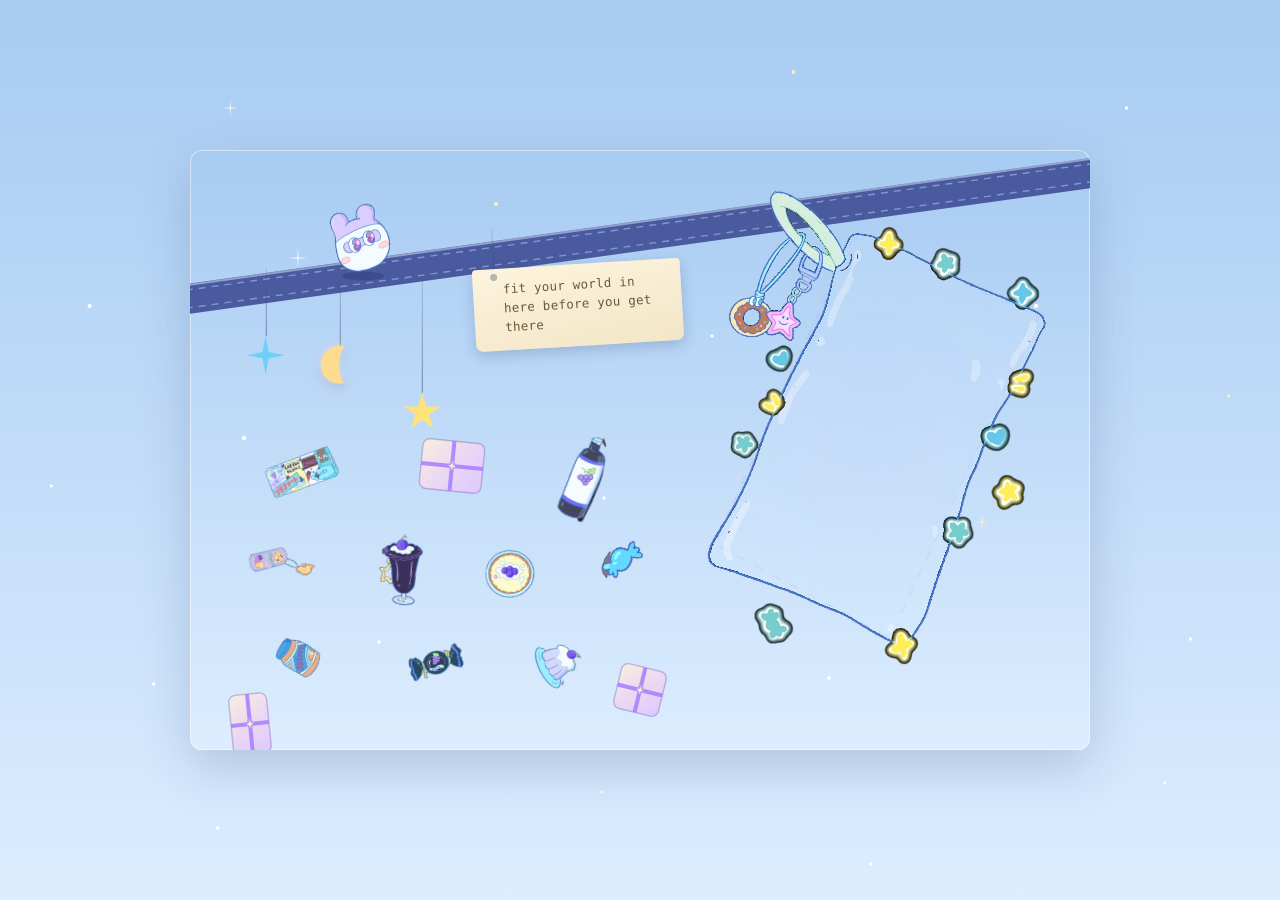
<file: games/maskutchi-bag-charm/index.html>
<!DOCTYPE html>
<html lang="en">
  <head>
    <meta charset="utf-8" />
    <meta name="viewport" content="width=device-width, initial-scale=1, viewport-fit=cover" />
    <title>Maskutchi Bag Charm</title>
    <link rel="stylesheet" href="styles.css" />
  </head>
  <body>
    <!-- The sky outside the frame. Decorative, and drawn entirely in CSS. -->
    <div id="sky" aria-hidden="true"><i></i><i></i><i></i></div>

    <main id="world" aria-label="A clear zip pouch hanging from a bag strap">
      <!-- The strap, the pouch, the spill and the bunny all live on one canvas. -->
      <canvas id="stage" width="900" height="600" aria-label="The pouch, and the miniatures beside it"></canvas>

      <!-- QUEST — on the paper tag tied to the strap. Visible goal, hidden solution. -->
      <div id="tag"><p id="quest"></p></div>

      <!-- Three charms on the keyring. Picking one starts the world and sets its pace. -->
      <div id="charms">
        <button class="charm moon" data-pace="moon" style="--x: 16.7%; --y: 35.8%; --chain: 12.3cqh" aria-label="the moon charm">
          <span></span>
        </button>
        <button class="charm star" data-pace="star" style="--x: 25.8%; --y: 43.7%; --chain: 21.7cqh" aria-label="the star charm">
          <span></span>
        </button>
        <!-- Left of the other two rather than between them and the pouch: the paper tag hangs
             over that stretch of strap and swallowed this one's chain. -->
        <button class="charm spark" data-pace="spark" style="--x: 8.4%; --y: 34.2%; --chain: 11.3cqh" aria-label="the spark charm">
          <span></span>
        </button>
      </div>

      <!-- The world speaking. Never a tooltip, never a tutorial. -->
      <p id="whisper" aria-live="polite"></p>

      <button id="finish" hidden>zip it shut</button>
    </main>

    <!-- REFLECT + TAKE HOME -->
    <section id="reveal" hidden>
      <h1 id="reveal-title"></h1>
      <p id="reveal-shop"></p>
      <p id="reveal-body"></p>
      <canvas id="card" width="600" height="800" aria-label="Your pouch, to keep"></canvas>
      <div class="reveal-actions">
        <button id="download">keep it</button>
        <button id="share">share it</button>
        <button id="dessert">turn it into a dessert</button>
        <button id="again">pack another</button>
      </div>
      <p id="studio">
        <button type="button" id="studio-open" class="quiet">use a studio key</button>
      </p>
      <div id="studio-panel" hidden>
        <input id="flux-key" type="password" autocomplete="off" spellcheck="false" placeholder="paste a key — it stays on this device" />
        <button type="button" id="studio-save">keep it here</button>
      </div>
    </section>

    <script src="game.js"></script>
  </body>
</html>
</file>
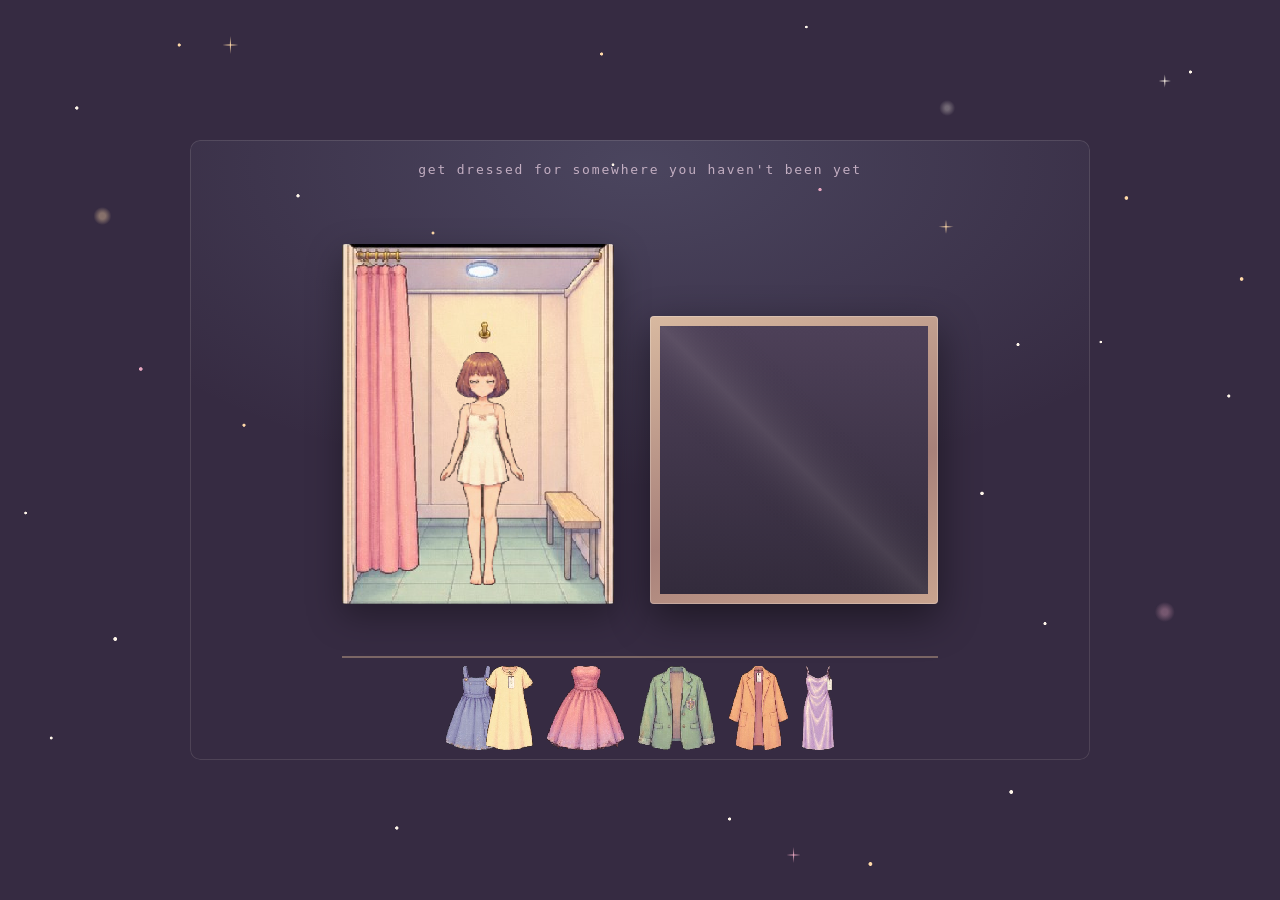
<file: games/the-fitting-room/index.html>
<!DOCTYPE html>
<html lang="en">
  <head>
    <meta charset="utf-8" />
    <meta name="viewport" content="width=device-width, initial-scale=1, viewport-fit=cover" />
    <title>The Fitting Room</title>
    <link rel="stylesheet" href="styles.css" />
  </head>
  <body>
    <!-- The night outside the frame. Decorative, and drawn entirely in CSS. -->
    <div id="sky" aria-hidden="true"><i></i><i></i><i></i></div>

    <main id="world" aria-label="A fitting room">
      <!-- QUEST — stencilled above the curtain rail. Visible goal, hidden solution. -->
      <p id="quest"></p>

      <div id="stage">
        <div class="panel" id="cubicle-wrap">
          <canvas id="cubicle" width="318" height="420" aria-label="The cubicle"></canvas>
          <button id="body" aria-label="Take off what you are wearing"></button>
        </div>

        <div class="panel" id="mirror-wrap">
          <canvas id="mirror" width="384" height="384" aria-label="The mirror"></canvas>
          <button id="peer" aria-label="Lean closer to the mirror"></button>
        </div>

        <!-- PLAY — the rail. Filled from GARMENTS. -->
        <div id="rail" aria-label="The rail"></div>
      </div>

      <p id="whisper" aria-live="polite"></p>

      <button id="finish" hidden>step out</button>
    </main>

    <!-- REFLECT + TAKE HOME -->
    <section id="reveal" hidden>
      <h1 id="reveal-title"></h1>
      <p id="reveal-body"></p>
      <canvas id="card" width="600" height="800" aria-label="Your card"></canvas>
      <div class="reveal-actions">
        <button id="download">keep it</button>
        <button id="again">stay a while longer</button>
      </div>
    </section>

    <script src="game.js"></script>
  </body>
</html>
</file>
<file: template/styles.css>
/* The world's visual language lives here. Replace the palette first — everything else
   reads from these variables. --warmth is driven from JS and is how the room transforms. */

:root {
  --warmth: 0; /* 0 = the room as you found it, 1 = the room after you */

  --ink: #f3ece2;
  --ink-dim: #9c9384;
  --night: #14121b;
  --dawn: #2b2438;
  --glow: #ffd98a;
  --accent: #b98cff;

  --bg: color-mix(in oklab, var(--night), var(--dawn) calc(var(--warmth) * 100%));

  --font: ui-monospace, "SF Mono", Menlo, monospace;
  --radius: 10px;
}

* {
  box-sizing: border-box;
}

body {
  margin: 0;
  min-height: 100svh;
  display: grid;
  place-items: center;
  background: var(--bg);
  color: var(--ink);
  font-family: var(--font);
  font-size: 15px;
  line-height: 1.6;
  overflow: hidden;
  transition: background 1.2s ease;
}

/* ---------- world ---------- */

#world {
  position: relative;
  width: min(94vw, 900px);
  height: min(88svh, 620px);
  border-radius: var(--radius);
  background:
    radial-gradient(
      120% 90% at 50% 8%,
      color-mix(in oklab, var(--glow) calc(var(--warmth) * 26%), transparent),
      transparent 60%
    ),
    color-mix(in oklab, var(--night), var(--dawn) calc(var(--warmth) * 70%));
  box-shadow: inset 0 0 0 1px color-mix(in oklab, var(--ink) 12%, transparent);
  transition: background 1.2s ease;
}

#quest {
  position: absolute;
  inset: 26px 0 auto;
  margin: 0;
  text-align: center;
  color: var(--ink-dim);
  letter-spacing: 0.06em;
  pointer-events: none;
}

#stage {
  position: absolute;
  inset: 0;
}

/* ---------- things ---------- */

.thing {
  position: absolute;
  left: var(--x);
  top: var(--y);
  width: 46px;
  height: 46px;
  translate: -50% -50%;
  padding: 0;
  border: 0;
  border-radius: 50%;
  cursor: pointer;
  background: radial-gradient(
    circle at 38% 34%,
    color-mix(in oklab, var(--glow) calc(20% + var(--life, 0) * 60%), var(--dawn)),
    color-mix(in oklab, var(--night) 70%, var(--accent))
  );
  box-shadow: 0 0 calc(6px + var(--life, 0) * 26px)
    color-mix(in oklab, var(--glow) calc(var(--life, 0) * 70%), transparent);
  scale: calc(0.86 + var(--life, 0) * 0.3);
  transition:
    scale 0.5s cubic-bezier(0.22, 1.4, 0.4, 1),
    box-shadow 0.6s ease,
    background 0.6s ease,
    left 0.7s ease,
    top 0.7s ease;
}

.thing:hover {
  scale: calc(0.95 + var(--life, 0) * 0.3);
}

.thing:focus-visible {
  outline: 2px solid var(--accent);
  outline-offset: 6px;
}

.thing.stirred {
  animation: stir 0.5s ease;
}

.thing.blooming {
  background: radial-gradient(circle at 40% 36%, #fff, var(--accent));
  box-shadow: 0 0 46px var(--accent);
}

@keyframes stir {
  30% {
    translate: -50% -62%;
    rotate: -7deg;
  }
  60% {
    translate: -50% -44%;
    rotate: 5deg;
  }
}

/* ---------- the world speaking ---------- */

#whisper {
  position: absolute;
  inset: auto 0 66px;
  margin: 0;
  text-align: center;
  min-height: 1.6em;
  color: color-mix(in oklab, var(--glow) 70%, var(--ink));
  opacity: 0;
  translate: 0 6px;
  transition:
    opacity 0.45s ease,
    translate 0.45s ease;
  pointer-events: none;
}

#whisper.showing {
  opacity: 1;
  translate: 0 0;
}

/* A hint the world offers when you go quiet. It is shy: approach it and it leaves. */
.hint {
  position: absolute;
  translate: -50% -50%;
  padding: 3px 9px;
  border-radius: 999px;
  background: color-mix(in oklab, var(--night) 76%, transparent);
  color: var(--glow);
  font-size: 12px;
  white-space: nowrap;
  opacity: 0;
  animation: hint-in 0.5s ease forwards;
  pointer-events: none;
}

.hint.spooked {
  animation: hint-out 0.4s ease forwards;
}

@keyframes hint-in {
  to {
    opacity: 0.9;
    translate: -50% -160%;
  }
}

@keyframes hint-out {
  to {
    opacity: 0;
    translate: -50% -320%;
  }
}

@keyframes fade-in {
  to {
    opacity: 1;
  }
}

/* ---------- buttons ---------- */

button {
  font: inherit;
  color: var(--ink);
}

#finish,
.reveal-actions button {
  padding: 9px 18px;
  border: 1px solid color-mix(in oklab, var(--ink) 28%, transparent);
  border-radius: 999px;
  background: transparent;
  cursor: pointer;
  letter-spacing: 0.04em;
  transition:
    background 0.3s ease,
    border-color 0.3s ease;
}

#finish {
  position: absolute;
  inset: auto 0 22px;
  margin: 0 auto;
  width: max-content;
  opacity: 0;
  animation: fade-in 0.7s ease forwards;
}

#finish:hover,
.reveal-actions button:hover {
  background: color-mix(in oklab, var(--glow) 16%, transparent);
  border-color: var(--glow);
}

/* ---------- reveal ---------- */

#reveal {
  position: fixed;
  inset: 0;
  display: grid;
  place-content: center;
  justify-items: center;
  gap: 14px;
  padding: 24px;
  background: var(--bg);
  overflow: auto;
  opacity: 0;
  animation: fade-in 0.9s ease forwards;
}

#reveal[hidden] {
  display: none;
}

#reveal-title {
  margin: 0;
  font-size: 20px;
  font-weight: 500;
  letter-spacing: 0.05em;
}

#reveal-body {
  margin: 0;
  max-width: 46ch;
  text-align: center;
  color: var(--ink-dim);
}

#card {
  width: min(78vw, 300px);
  height: auto;
  border-radius: var(--radius);
  box-shadow: 0 18px 50px rgb(0 0 0 / 0.5);
}

.reveal-actions {
  display: flex;
  gap: 10px;
}

@media (prefers-reduced-motion: reduce) {
  *,
  *::before,
  *::after {
    animation-duration: 0.01ms !important;
    transition-duration: 0.01ms !important;
  }
}
</file>
<file: games/fitting-room-remembers-us/styles.css>
:root {
  --ink: #3e4565;
  --ink-soft: #656b8d;
  --blue: #a9ddef;
  --blue-soft: #d9f0f6;
  --pink: #f7b7cf;
  --pink-soft: #ffd9e6;
  --cream: #fff8e8;
  --paper: #fffdf8;
  --lavender: #c9b8e9;
  --gold: #efc56c;
  --sage: #a9c8ad;
  --border: rgba(62, 69, 101, .18);
  --shadow: 0 20px 55px rgba(62, 69, 101, .18);
  font-family: "DM Sans", system-ui, sans-serif;
  color: var(--ink);
  background: var(--blue-soft);
}

* { box-sizing: border-box; }
html { min-width: 320px; scroll-behavior: smooth; }
body { margin: 0; min-height: 100vh; background: var(--blue-soft); }
button, input, textarea { font: inherit; }
button, a { -webkit-tap-highlight-color: transparent; }
button { color: inherit; }
img { display: block; max-width: 100%; }
h1, h2, h3, p { margin-top: 0; }
h1, h2, h3 { font-family: "Fraunces", Georgia, serif; line-height: 1.04; }
h1 { font-size: clamp(2.25rem, 5vw, 5rem); }
h2 { font-size: clamp(1.55rem, 2.5vw, 2.6rem); }
.sr-only { position: absolute; width: 1px; height: 1px; overflow: hidden; clip: rect(0,0,0,0); }
.is-hidden { display: none !important; }

.app-shell { min-height: 100vh; overflow: hidden; }
.app-header {
  position: fixed;
  inset: 0 0 auto;
  z-index: 50;
  height: 64px;
  display: grid;
  grid-template-columns: 1fr auto 1fr;
  align-items: center;
  padding: 0 clamp(16px, 4vw, 56px);
  background: rgba(255, 253, 248, .88);
  border-bottom: 1px solid var(--border);
  backdrop-filter: blur(14px);
}
.brand-button, .icon-button { border: 0; background: transparent; cursor: pointer; }
.brand-button { display: flex; align-items: center; gap: 10px; font-weight: 700; justify-self: start; }
.brand-mark { display: grid; place-items: center; width: 34px; height: 34px; border-radius: 50%; background: var(--pink); border: 2px solid var(--ink); }
.icon-button { justify-self: end; width: 36px; height: 36px; border: 2px solid var(--ink); border-radius: 50%; font-weight: 700; }
.step-status { display: flex; align-items: center; gap: 12px; color: var(--ink-soft); font-size: .83rem; font-weight: 700; text-transform: uppercase; letter-spacing: .08em; }
.step-dots { display: flex; gap: 5px; }
.step-dots i { width: 7px; height: 7px; border-radius: 50%; background: rgba(62,69,101,.18); }
.step-dots i.is-on { background: var(--ink); }

.screen { display: none; min-height: 100svh; padding-top: 64px; }
.screen.is-active { display: block; animation: screen-in .55s ease both; }
@keyframes screen-in { from { opacity: 0; transform: translateY(10px); } to { opacity: 1; transform: none; } }

.eyebrow { margin-bottom: 10px; color: var(--ink-soft); font-size: .75rem; font-weight: 700; letter-spacing: .13em; text-transform: uppercase; }
.primary-button, .secondary-button, .text-button, .prompt-nudges button {
  border: 0;
  cursor: pointer;
  font-weight: 700;
  text-decoration: none;
}
.primary-button, .secondary-button {
  min-height: 48px;
  display: inline-flex;
  align-items: center;
  justify-content: center;
  gap: 10px;
  padding: 12px 20px;
  border: 2px solid var(--ink);
  border-radius: 7px;
  box-shadow: 4px 5px 0 var(--ink);
  transition: transform .18s ease, box-shadow .18s ease;
}
.primary-button { background: var(--pink); }
.secondary-button { background: var(--paper); }
.primary-button:hover, .secondary-button:hover { transform: translate(2px, 2px); box-shadow: 2px 3px 0 var(--ink); }
.primary-button:disabled, .secondary-button:disabled, [aria-disabled="true"] { opacity: .45; cursor: not-allowed; }
.text-button { padding: 6px 0; background: transparent; border-bottom: 2px solid currentColor; }
.full { width: 100%; }

.welcome-screen { position: relative; min-height: 100svh; overflow: hidden; background: var(--blue); }
.welcome-room { position: absolute; inset: 64px 0 0; width: 100%; height: calc(100svh - 64px); object-fit: cover; }
.welcome-wash { position: absolute; inset: 64px 0 0; background: linear-gradient(90deg, rgba(255,253,248,.96) 0, rgba(255,253,248,.76) 37%, rgba(255,253,248,.12) 68%, transparent); }
.welcome-copy { position: relative; z-index: 3; width: min(620px, 90vw); padding: clamp(70px, 12vh, 130px) 0 70px clamp(22px, 7vw, 110px); }
.welcome-copy h1 { margin-bottom: 22px; }
.welcome-promise { max-width: 560px; font-size: clamp(1rem, 1.5vw, 1.2rem); line-height: 1.65; }
.privacy-whisper { margin: 20px 0 0; font-size: .82rem; color: var(--ink-soft); }
.welcome-curtain { position: absolute; z-index: 4; top: 64px; width: 31vw; min-width: 270px; height: calc(100svh - 64px); object-fit: cover; pointer-events: none; transition: transform .7s cubic-bezier(.2,.8,.2,1); }
.curtain-left { left: -15vw; }
.curtain-right { right: -15vw; transform: scaleX(-1); }
.curtain-opening .curtain-left { transform: translateX(-45vw) rotate(-4deg); }
.curtain-opening .curtain-right { transform: scaleX(-1) translateX(-45vw) rotate(-4deg); }

.setup-screen, .ending-screen { padding: 104px clamp(18px, 6vw, 90px) 120px; background: var(--paper); }
.workspace-heading { display: grid; grid-template-columns: minmax(0, 1.4fr) minmax(260px, .6fr); gap: 40px; align-items: end; max-width: 1300px; margin: 0 auto 44px; }
.workspace-heading h1 { margin-bottom: 0; }
.workspace-heading > p { line-height: 1.65; color: var(--ink-soft); }
.setup-layout { display: grid; grid-template-columns: minmax(0, 1.4fr) minmax(300px, .6fr); gap: 46px; max-width: 1300px; margin: auto; }
.section-line { display: flex; align-items: center; justify-content: space-between; gap: 18px; margin-bottom: 18px; }
.section-line h2 { margin: 0; }
.photo-grid { display: grid; grid-template-columns: repeat(3, minmax(0, 1fr)); gap: 14px; }
.photo-slot { position: relative; aspect-ratio: 4 / 5; overflow: hidden; border: 2px dashed rgba(62,69,101,.35); border-radius: 7px; background: var(--cream); }
.photo-slot.has-photo { border-style: solid; }
.photo-slot img { width: 100%; height: 100%; object-fit: cover; }
.photo-slot input { position: absolute; opacity: 0; pointer-events: none; }
.photo-slot label { position: absolute; inset: 0; display: grid; place-items: center; cursor: pointer; padding: 15px; text-align: center; font-weight: 700; background: rgba(255,253,248,.78); }
.photo-slot.has-photo label { inset: auto 8px 8px; min-height: 36px; padding: 7px 10px; border-radius: 5px; background: rgba(255,253,248,.92); font-size: .78rem; }
.setup-details { align-self: start; padding: 28px; border-left: 1px solid var(--border); }
.name-fields { display: grid; grid-template-columns: 1fr 1fr; gap: 12px; margin-bottom: 22px; }
label span, .field-label { display: block; margin-bottom: 8px; font-size: .82rem; font-weight: 700; }
input, textarea { width: 100%; border: 1px solid var(--border); border-radius: 6px; padding: 12px 13px; color: var(--ink); background: white; }
textarea { resize: vertical; line-height: 1.5; }
input:focus, textarea:focus { outline: 3px solid rgba(169,221,239,.7); border-color: var(--ink); }
.prompt-nudges { display: flex; flex-wrap: wrap; gap: 8px; margin: 12px 0 24px; }
.prompt-nudges button { padding: 7px 10px; border: 1px solid var(--border); border-radius: 5px; background: var(--blue-soft); font-size: .78rem; }
.setup-note { display: flex; gap: 14px; align-items: center; padding-top: 20px; border-top: 1px solid var(--border); }
.setup-note img { width: 60px; }
.setup-note p { margin: 0; line-height: 1.55; font-size: .9rem; }
.sticky-progress { position: fixed; z-index: 35; inset: auto 0 0; display: flex; align-items: center; justify-content: space-between; gap: 24px; padding: 14px clamp(18px, 6vw, 90px); background: rgba(255,253,248,.94); border-top: 1px solid var(--border); backdrop-filter: blur(12px); }
.sticky-progress > div { width: min(420px, 50vw); font-size: .86rem; font-weight: 700; }
.progress-track { height: 7px; margin-top: 7px; overflow: hidden; background: var(--blue-soft); border-radius: 99px; }
.progress-track span { display: block; width: 0; height: 100%; background: var(--pink); transition: width .3s; }

.hiding-screen, .story-gate-screen, .friend-complete-screen { position: relative; min-height: 100svh; display: none; place-items: center; padding: 100px 24px 60px; text-align: center; background: var(--blue-soft); overflow: hidden; }
.hiding-screen.is-active, .story-gate-screen.is-active, .friend-complete-screen.is-active { display: grid; }
.hiding-curtain, .story-gate-box { width: min(330px, 55vw); filter: drop-shadow(0 18px 25px rgba(62,69,101,.18)); }
.hiding-effect, .friend-complete-effect { position: absolute; width: min(760px, 92vw); opacity: .65; animation: slow-spin 22s linear infinite; }
@keyframes slow-spin { to { transform: rotate(360deg); } }
.hiding-copy, .story-gate-copy { position: relative; z-index: 2; max-width: 660px; }
.hiding-copy p, .story-gate-copy p { line-height: 1.6; }

.explore-screen { background: #bee6ef; }
.room-stage { position: relative; min-height: calc(100svh - 64px); overflow: hidden; }
.room-backdrop { position: absolute; inset: 0; width: 100%; height: 100%; object-fit: cover; }
.room-guidance { position: absolute; z-index: 4; left: clamp(16px, 4vw, 56px); right: clamp(16px, 4vw, 56px); top: 28px; display: flex; align-items: start; justify-content: space-between; gap: 20px; padding: 18px 22px; border-radius: 7px; background: rgba(255,253,248,.9); box-shadow: var(--shadow); backdrop-filter: blur(10px); }
.room-guidance h1 { margin: 0; font-size: clamp(1.45rem, 2.7vw, 2.7rem); }
.room-progress { display: flex; flex-direction: column; text-align: right; white-space: nowrap; }
.room-progress strong { font-size: 1.5rem; }
.room-progress span { font-size: .75rem; color: var(--ink-soft); }
.discovery-marker { position: absolute; z-index: 3; width: 86px; min-height: 52px; border: 0; background: transparent; cursor: pointer; opacity: .42; transition: opacity .2s, transform .2s; }
.discovery-marker img { width: 65px; margin: auto; }
.discovery-marker.is-current, .discovery-marker.is-found { opacity: 1; }
.discovery-marker.is-current { animation: hover-bob 1.6s ease-in-out infinite; }
@keyframes hover-bob { 50% { transform: translateY(-8px); } }
.marker-glow { position: absolute; inset: 2px; border-radius: 50%; background: rgba(239,197,108,.35); filter: blur(8px); }
.is-current .marker-glow { box-shadow: 0 0 0 8px rgba(255,248,232,.7), 0 0 35px 18px var(--gold); }
.marker-label { position: relative; display: inline-block; padding: 4px 7px; border-radius: 4px; background: rgba(255,253,248,.92); font-size: .69rem; font-weight: 700; }
.marker-rack { left: 18%; top: 42%; }.marker-mirror { right: 18%; top: 34%; }.marker-coffee { left: 45%; top: 58%; }
.marker-jacket { left: 31%; top: 35%; }.marker-dress { right: 31%; top: 43%; }.marker-curtain { right: 8%; top: 56%; }
.room-ledger { position: absolute; z-index: 4; left: clamp(16px, 4vw, 56px); bottom: 26px; width: min(420px, 62vw); padding: 14px; border-radius: 7px; background: rgba(255,253,248,.9); }
.found-photos { display: flex; gap: 8px; }
.found-photos img { width: 52px; height: 62px; object-fit: cover; border: 3px solid white; box-shadow: 0 2px 7px rgba(62,69,101,.2); transform: rotate(-2deg); }

dialog { width: min(860px, calc(100vw - 28px)); max-height: calc(100svh - 28px); padding: 0; border: 1px solid var(--border); border-radius: 8px; color: var(--ink); background: var(--paper); box-shadow: var(--shadow); }
dialog::backdrop { background: rgba(45,49,73,.58); backdrop-filter: blur(4px); }
.dialog-close, .viewer-close { position: absolute; z-index: 5; top: 14px; right: 14px; width: 40px; height: 40px; border: 2px solid var(--ink); border-radius: 50%; background: var(--paper); cursor: pointer; font-size: 1.5rem; }
.discovery-dialog[open] { display: grid; grid-template-columns: .8fr 1.2fr; }
.discovery-photo-wrap { display: grid; place-items: center; align-content: center; gap: 12px; padding: 50px 30px; background: var(--blue-soft); }
.discovery-photo-wrap img { width: 100%; max-height: 430px; object-fit: cover; border: 12px solid white; box-shadow: 0 15px 35px rgba(62,69,101,.18); transform: rotate(-2deg); }
.discovery-photo-wrap span { font-weight: 700; letter-spacing: .12em; }
.discovery-question { padding: 54px 42px 38px; overflow: auto; }
.prompt-help { line-height: 1.55; color: var(--ink-soft); }
.prompt-angles { display: flex; flex-wrap: wrap; gap: 7px; margin: 0 0 20px; }
.prompt-angles button { padding: 7px 9px; border: 1px solid var(--border); border-radius: 4px; background: var(--pink-soft); cursor: pointer; font-weight: 600; }
.field-meta { display: flex; justify-content: space-between; margin-top: 6px; color: var(--ink-soft); font-size: .75rem; }
.dialog-actions, .export-actions, .share-actions, .friend-complete-actions { display: flex; flex-wrap: wrap; gap: 12px; margin-top: 22px; }
.privacy-dialog, .export-dialog, .share-dialog { padding: 46px; }
.privacy-dialog { max-width: 560px; }
.export-dialog img#exportPreview { width: 100%; max-height: 58vh; object-fit: contain; background: var(--blue-soft); border: 1px solid var(--border); }
.image-viewer-dialog { width: 100vw; max-width: none; height: 100svh; max-height: none; border-radius: 0; background: #30364f; color: white; text-align: center; }
.image-viewer-dialog img { width: 100%; height: calc(100% - 55px); object-fit: contain; }
.share-preview { display: flex; align-items: center; gap: 16px; padding: 14px; background: var(--blue-soft); }
.share-preview img { width: 78px; height: 78px; object-fit: contain; }
.share-preview div { display: flex; flex-direction: column; }
.share-consent { display: flex; gap: 12px; align-items: start; margin-top: 20px; line-height: 1.45; }
.share-consent input { width: 20px; height: 20px; flex: 0 0 auto; }
.share-boundary, .export-help { margin-top: 18px; color: var(--ink-soft); font-size: .84rem; line-height: 1.5; }

.ending-heading { max-width: 900px; margin: 0 auto 32px; text-align: center; }
.fantasy-scene, .friend-portal, .quiz-room { position: relative; overflow: hidden; background: var(--blue-soft); border: 1px solid var(--border); }
.fantasy-scene { max-width: 1160px; min-height: 620px; margin: auto; }
.scene-room { position: absolute; inset: 0; width: 100%; height: 100%; object-fit: cover; }
.scene-effect { position: absolute; inset: 12% 24%; width: 52%; opacity: .65; }
.scene-character, .scene-prop { position: absolute; object-fit: contain; filter: drop-shadow(0 12px 12px rgba(62,69,101,.18)); }
.character-one { left: 16%; bottom: 13%; width: 21%; }.character-two { right: 16%; bottom: 13%; width: 21%; }
.prop-one { left: 8%; bottom: 11%; width: 12%; }.prop-two { right: 8%; bottom: 12%; width: 11%; }
.character-name, .scene-role, .scene-caption { position: absolute; z-index: 2; padding: 7px 11px; border: 2px solid var(--ink); border-radius: 5px; background: var(--paper); font-weight: 700; }
.name-one { left: 15%; bottom: 8%; }.name-two { right: 15%; bottom: 8%; }
.role-one { left: 13%; top: 15%; }.role-two { right: 13%; top: 15%; }
.scene-caption { left: 50%; bottom: 4%; transform: translateX(-50%); width: max-content; max-width: 70%; text-align: center; }
.scene-photos { position: absolute; inset: 22% 34%; display: grid; grid-template-columns: repeat(3, 1fr); gap: 8px; }
.scene-photos img { width: 100%; aspect-ratio: 4 / 5; object-fit: cover; border: 5px solid white; transform: rotate(-2deg); }
.character-casting { display: grid; grid-template-columns: 1.2fr 1fr 1fr; gap: 24px; max-width: 1160px; margin: 55px auto; }
.character-profile { display: grid; grid-template-columns: 110px 1fr; gap: 16px; padding-left: 22px; border-left: 1px solid var(--border); }
.character-profile > img { width: 110px; height: 150px; object-fit: contain; }
.character-profile h3 { margin-bottom: 14px; font-size: 1.35rem; }
.profile-name { margin: 0 0 4px; font-weight: 700; }
dl, dd { margin: 0; } dt { font-size: .69rem; font-weight: 700; text-transform: uppercase; color: var(--ink-soft); } dd { margin: 3px 0 10px; font-size: .86rem; line-height: 1.4; }
.story-layout { display: grid; grid-template-columns: 1.5fr .5fr; gap: 52px; max-width: 1000px; margin: auto; }
.story-copy { font-family: Georgia, serif; font-size: 1.08rem; line-height: 1.85; }
.story-copy p:first-child::first-letter { float: left; margin: 7px 7px 0 0; font-family: "Fraunces", serif; font-size: 4.3rem; line-height: .7; color: #cf668e; }
.story-actions { align-self: start; padding-left: 24px; border-left: 1px solid var(--border); }
.story-actions > img { width: 130px; margin-bottom: 16px; }
.story-actions button { margin-bottom: 12px; }
.illustration-note { color: var(--ink-soft); font-size: .8rem; line-height: 1.5; }

.friend-intro-screen.is-active { display: grid; grid-template-columns: 1.1fr .9fr; min-height: 100svh; background: var(--paper); }
.friend-portal { min-height: calc(100svh - 64px); border: 0; }
.friend-portal-room { width: 100%; height: 100%; object-fit: cover; }
.friend-portal-effect { position: absolute; inset: 18% 22%; width: 56%; }
.friend-avatar { position: absolute; left: 30%; bottom: 15%; width: 36%; height: 48%; object-fit: contain; }
.friend-prop { position: absolute; right: 13%; bottom: 12%; width: 20%; }
.friend-role-seal { position: absolute; left: 8%; right: 8%; bottom: 6%; padding: 14px; border: 2px solid var(--ink); background: var(--paper); text-align: center; }
.friend-role-seal span, .friend-role-seal strong { display: block; }
.friend-intro-copy { align-self: center; padding: clamp(35px, 7vw, 100px); }
.room-bubble { position: relative; padding: 25px; background: var(--blue-soft); border-radius: 7px; }
.chapter-title { margin: 25px 0; font-family: "Fraunces", serif; font-size: 1.4rem; }
.friend-story-preview { margin-bottom: 24px; border-top: 1px solid var(--border); border-bottom: 1px solid var(--border); padding: 14px 0; }
.friend-story-preview summary { cursor: pointer; font-weight: 700; }

.friend-quiz-screen { background: var(--blue-soft); }
.quiz-room { min-height: calc(100svh - 64px); border: 0; }
.quiz-room-backdrop { position: absolute; inset: 0; width: 100%; height: 100%; object-fit: cover; opacity: .76; }
.quiz-bubble { position: absolute; z-index: 2; top: 25px; left: clamp(16px, 4vw, 55px); width: min(560px, calc(100% - 32px)); padding: 20px; background: rgba(255,253,248,.94); border-radius: 7px; }
.quiz-bubble h1 { margin-bottom: 10px; font-size: clamp(1.4rem, 2.3vw, 2.5rem); }
.quiz-bubble blockquote { margin: 14px 0; font-family: Georgia, serif; font-size: 1.08rem; line-height: 1.55; }
.quiz-progress { position: absolute; z-index: 2; top: 30px; right: 4vw; display: flex; flex-direction: column; padding: 12px; background: var(--paper); }
.quiz-object-field { position: absolute; z-index: 2; inset: 34% 0 0; pointer-events: none; }
.quiz-object {
  position: absolute;
  min-width: 74px;
  min-height: 74px;
  padding: 0;
  border: 0;
  background: transparent;
  cursor: pointer;
  pointer-events: auto;
  transition: transform .2s ease, opacity .2s ease;
  animation: object-bob 2.2s ease-in-out infinite;
}
.quiz-object:nth-child(even) { animation-delay: -.8s; }
.quiz-object:hover, .quiz-object:focus-visible { transform: translateY(-8px) scale(1.07); outline: none; }
.quiz-object img { position: relative; z-index: 2; width: 100%; height: 100%; object-fit: contain; filter: drop-shadow(0 10px 10px rgba(62,69,101,.2)); }
.object-magic { position: absolute; z-index: 1; inset: 12%; border-radius: 50%; background: rgba(239,197,108,.62); box-shadow: 0 0 18px 10px rgba(255,248,232,.9), 0 0 38px 20px rgba(239,197,108,.4); animation: object-glow 1.45s ease-in-out infinite; }
.object-name { position: absolute; z-index: 3; left: 50%; bottom: -5px; transform: translateX(-50%); width: max-content; max-width: 145px; padding: 5px 8px; border: 1px solid var(--ink); border-radius: 4px; background: rgba(255,253,248,.94); font-size: .68rem; font-weight: 700; box-shadow: 0 4px 10px rgba(62,69,101,.14); }
.quiz-object.is-matched { opacity: .38; pointer-events: none; filter: grayscale(.35); }
.quiz-object.is-matched .object-magic { background: var(--sage); box-shadow: 0 0 16px 8px rgba(169,200,173,.6); }
.quiz-object-rack { left: 5%; bottom: 5%; width: min(19vw, 250px); height: min(35vw, 330px); }
.quiz-object-jacket { left: 27%; bottom: 22%; width: min(11vw, 145px); height: min(18vw, 190px); }
.quiz-object-coffee { left: 46%; bottom: 7%; width: min(8vw, 105px); height: min(10vw, 125px); }
.quiz-object-dress { right: 27%; bottom: 19%; width: min(12vw, 160px); height: min(20vw, 205px); }
.quiz-object-mirror { right: 6%; bottom: 5%; width: min(16vw, 205px); height: min(30vw, 310px); }
.quiz-object-curtain { right: 42%; bottom: 35%; width: min(12vw, 155px); height: min(21vw, 220px); }
@keyframes object-bob { 50% { margin-bottom: 7px; } }
@keyframes object-glow { 50% { opacity: .55; transform: scale(.9); } }
.quiz-choice-panel { position: fixed; z-index: 60; inset: 50% auto auto 50%; transform: translate(-50%,-50%); display: grid; grid-template-columns: 220px 1fr; gap: 24px; align-items: center; width: min(650px, calc(100vw - 28px)); padding: 24px; background: var(--paper); border: 1px solid var(--border); box-shadow: var(--shadow); }
.quiz-flash-photo img { width: 100%; aspect-ratio: 4 / 5; object-fit: cover; border: 8px solid white; box-shadow: 0 8px 20px rgba(62,69,101,.18); }
.flash-progress { display: block; height: 4px; background: var(--pink); animation: flash-progress 2s linear; }
@keyframes flash-progress { from { width: 100%; } to { width: 0; } }
.quiz-icon-trail { display: flex; gap: 5px; }
.quiz-icon-trail span { width: 18px; height: 18px; border-radius: 50%; border: 1px solid var(--ink); background: var(--paper); }
.quiz-icon-trail span.is-done { background: var(--pink); }
.friend-complete-copy { position: relative; z-index: 2; max-width: 920px; }
.friend-complete-avatar { position: relative; z-index: 2; width: 190px; }
.friend-matches { display: grid; grid-template-columns: repeat(6, 1fr); gap: 10px; margin: 24px 0; }
.friend-matches figure { margin: 0; padding: 7px; background: white; transform: rotate(-1deg); }
.friend-matches img { width: 100%; aspect-ratio: 4/5; object-fit: cover; }
.friend-matches figcaption { margin-top: 5px; font-size: .68rem; line-height: 1.35; }

@media (max-width: 860px) {
  .app-header { grid-template-columns: 1fr auto; }
  .step-status { display: none; }
  .welcome-wash { background: linear-gradient(0deg, rgba(255,253,248,.98) 0, rgba(255,253,248,.8) 55%, rgba(255,253,248,.15)); }
  .welcome-copy { width: 100%; padding: 42vh 22px 60px; }
  .welcome-curtain { width: 48vw; min-width: 220px; opacity: .75; }
  .curtain-left { left: -27vw; }.curtain-right { right: -27vw; }
  .workspace-heading, .setup-layout, .character-casting, .story-layout, .friend-intro-screen.is-active { grid-template-columns: 1fr; }
  .setup-details, .story-actions, .character-profile { padding-left: 0; border-left: 0; border-top: 1px solid var(--border); padding-top: 24px; }
  .character-casting { gap: 26px; }
  .friend-portal { min-height: 48svh; }
  .friend-intro-copy { padding: 35px 22px 60px; }
  .quiz-object-field { inset: 40% 0 0; }
  .quiz-object-rack { left: 2%; width: 23vw; }
  .quiz-object-jacket { left: 24%; width: 15vw; }
  .quiz-object-coffee { left: 45%; width: 12vw; }
  .quiz-object-dress { right: 23%; width: 16vw; }
  .quiz-object-mirror { right: 1%; width: 21vw; }
  .quiz-object-curtain { right: 40%; width: 17vw; }
  .quiz-progress { top: auto; bottom: 16px; right: 16px; }
}

@media (max-width: 590px) {
  .photo-grid { grid-template-columns: repeat(2, 1fr); }
  .name-fields { grid-template-columns: 1fr; }
  .sticky-progress { align-items: stretch; flex-direction: column; gap: 10px; }
  .sticky-progress > div { width: 100%; }
  .discovery-dialog[open] { display: block; }
  .discovery-photo-wrap { padding: 50px 20px 22px; }
  .discovery-photo-wrap img { max-height: 260px; width: auto; }
  .discovery-question { padding: 28px 20px; }
  .room-guidance { padding: 14px; }
  .room-progress { display: none; }
  .discovery-marker { width: 65px; }
  .marker-rack { left: 8%; }.marker-mirror { right: 9%; }.marker-coffee { left: 42%; }.marker-jacket { left: 23%; }.marker-dress { right: 23%; }.marker-curtain { right: 2%; }
  .fantasy-scene { min-height: 440px; }
  .scene-photos { inset: 25% 27% 31%; }
  .role-one { left: 4%; }.role-two { right: 4%; }
  .character-name { font-size: .74rem; }
  .scene-caption { max-width: 90%; font-size: .72rem; }
  .character-profile { grid-template-columns: 82px 1fr; }
  .character-profile > img { width: 82px; }
  .quiz-choice-panel { grid-template-columns: 120px 1fr; padding: 16px; }
  .quiz-room { min-height: 820px; }
  .quiz-object-field { inset: 38% 0 0; }
  .object-name { max-width: 92px; white-space: normal; line-height: 1.15; }
  .friend-matches { grid-template-columns: repeat(2, 1fr); }
  .privacy-dialog, .export-dialog, .share-dialog { padding: 46px 20px 25px; }
}

@media (prefers-reduced-motion: reduce) {
  *, *::before, *::after { scroll-behavior: auto !important; animation-duration: .01ms !important; animation-iteration-count: 1 !important; transition-duration: .01ms !important; }
}
</file>
<file: games/maskutchi-bag-charm/styles.css>
/* Maskutchi Bag Charm. A pastel blue sky with small shining stars, and one clear pouch
   hanging in it. The weather is not decoration: --tempo is how fast the player's hand is
   moving right now and --warm is how long they have kept it slow, both written from JS,
   and between them they set the colour of the sky, how hard the stars twinkle and whether
   they streak. */

:root {
  --tempo: 0; /* 0 = a still hand, 1 = as fast as the world reads */
  --warm: 0; /* 0 = plain blue, 1 = the blue has gone cream */

  --ink: #38477a;
  --ink-dim: #7286b5;
  --paper: #fdf4dd;
  --moon: #fff0bd;
  --star: #ffe27a;
  --spark: #6fd0f7; /* deeper than the sky's own blue, or the charm disappears into it */
  --grape: #6f4fb0;

  /* Two mixes, one for each end of the sky. Slow hands warm it, fast hands deepen it.
     The warm end is peach rather than plain cream: blue mixed towards anything yellow
     passes through grey and the sky goes beige and flat, where a little red in the target
     keeps it a colour all the way. */
  --sky-hi: color-mix(
    in oklab,
    color-mix(in oklab, #a6cbf2, #ffc7b4 calc(var(--warm) * 52%)),
    #5183c9 calc(var(--tempo) * 48%)
  );
  --sky-lo: color-mix(
    in oklab,
    color-mix(in oklab, #dcedff, #fff0e2 calc(var(--warm) * 52%)),
    #8fbaea calc(var(--tempo) * 48%)
  );

  --font: ui-monospace, "SF Mono", Menlo, monospace;
  --radius: 12px;
}

* {
  box-sizing: border-box;
}

body {
  margin: 0;
  min-height: 100svh;
  display: grid;
  place-items: center;
  background: linear-gradient(var(--sky-hi), var(--sky-lo));
  color: var(--ink);
  font-family: var(--font);
  font-size: 15px;
  line-height: 1.6;
  overflow: hidden;
  transition: background 1.4s ease;
}

/* ---------- the sky ----------
   Stars are radial gradients on three fixed layers rather than elements or images:
   nothing to load, nothing running per frame, and only opacity and transform animate.
   Each layer twinkles on its own clock so they never all blink together, and the whole
   set stretches vertically as the hand speeds up, which is what turns them into streaks. */

#sky,
#sky i {
  position: fixed;
  inset: 0;
  pointer-events: none;
  background-repeat: no-repeat;
}

#sky {
  z-index: 0;
  scale: 1 calc(1 + var(--tempo) * 1.9);
  transition: scale 0.9s ease;
}

#sky i {
  display: block;
  animation: twinkle calc(6s - var(--tempo) * 4s) ease-in-out infinite;
}

/* Four-point sparkles, made from a wide ellipse crossing a tall one, plus round stars. */
#sky i:nth-child(1) {
  background-image:
    radial-gradient(ellipse 9px 1px at 18% 12%, #fff, transparent),
    radial-gradient(ellipse 1px 9px at 18% 12%, #fff, transparent),
    radial-gradient(ellipse 7px 1px at 84% 22%, var(--moon), transparent),
    radial-gradient(ellipse 1px 7px at 84% 22%, var(--moon), transparent),
    radial-gradient(circle at 7% 34%, #fff 0 1.6px, transparent 2.4px),
    radial-gradient(circle at 31% 61%, #fff 0 1.2px, transparent 1.9px),
    radial-gradient(circle at 62% 8%, var(--moon) 0 1.4px, transparent 2.2px),
    radial-gradient(circle at 93% 71%, #fff 0 1.3px, transparent 2px),
    radial-gradient(circle at 47% 88%, #fff 0 1.1px, transparent 1.8px);
}

#sky i:nth-child(2) {
  animation-delay: 1.7s;
  background-image:
    radial-gradient(ellipse 8px 1px at 66% 78%, #fff, transparent),
    radial-gradient(ellipse 1px 8px at 66% 78%, #fff, transparent),
    radial-gradient(circle at 12% 76%, #fff 0 1.4px, transparent 2.2px),
    radial-gradient(circle at 24% 19%, var(--moon) 0 1.2px, transparent 1.9px),
    radial-gradient(circle at 41% 41%, #fff 0 1.5px, transparent 2.3px),
    radial-gradient(circle at 73% 54%, #fff 0 1.1px, transparent 1.8px),
    radial-gradient(circle at 88% 12%, #fff 0 1.3px, transparent 2px),
    radial-gradient(circle at 96% 44%, var(--moon) 0 1.2px, transparent 1.9px);
}

#sky i:nth-child(3) {
  animation-delay: 3.4s;
  background-image:
    radial-gradient(ellipse 10px 1px at 39% 27%, #fff, transparent),
    radial-gradient(ellipse 1px 10px at 39% 27%, #fff, transparent),
    radial-gradient(circle at 4% 54%, #fff 0 1.2px, transparent 1.9px),
    radial-gradient(circle at 17% 92%, #fff 0 1.4px, transparent 2.2px),
    radial-gradient(circle at 54% 68%, var(--moon) 0 1.3px, transparent 2px),
    radial-gradient(circle at 79% 33%, #fff 0 1.5px, transparent 2.3px),
    radial-gradient(circle at 91% 87%, #fff 0 1.1px, transparent 1.8px),
    radial-gradient(circle at 68% 96%, #fff 0 1.3px, transparent 2px);
}

@keyframes twinkle {
  0%,
  100% {
    opacity: 0.34;
  }
  50% {
    opacity: 1;
  }
}

/* ---------- the frame ---------- */

#world {
  position: relative;
  /* Height as well as width, because the canvas is stretched to the frame: a short wide
     window would otherwise squash the artwork rather than shrink it. 141svh is 94svh of
     height at three by two. */
  width: min(96vw, 900px, 141svh);
  aspect-ratio: 3 / 2;
  /* So the charms' chains can be given a length in cqh and still reach the strap when
     the frame is smaller than 900 wide. */
  container-type: size;
  border-radius: var(--radius);
  background: linear-gradient(var(--sky-hi), var(--sky-lo));
  box-shadow:
    0 18px 50px rgb(56 71 122 / 0.22),
    inset 0 0 0 1px rgb(255 255 255 / 0.5);
  overflow: hidden;
  transition: background 1.4s ease;
}

/* The same stars again, inside the frame, so the pouch hangs in the sky rather than in
   front of a flat panel. Fainter, because the artwork has to stay legible over them. */
#world::before {
  content: "";
  position: absolute;
  inset: 0;
  pointer-events: none;
  background-repeat: no-repeat;
  background-image:
    radial-gradient(ellipse 11px 1px at 12% 18%, #fff, transparent),
    radial-gradient(ellipse 1px 11px at 12% 18%, #fff, transparent),
    radial-gradient(ellipse 8px 1px at 88% 62%, var(--moon), transparent),
    radial-gradient(ellipse 1px 8px at 88% 62%, var(--moon), transparent),
    radial-gradient(circle at 6% 48%, #fff 0 1.7px, transparent 2.6px),
    radial-gradient(circle at 21% 82%, #fff 0 1.3px, transparent 2px),
    radial-gradient(circle at 34% 9%, var(--moon) 0 1.5px, transparent 2.3px),
    radial-gradient(circle at 58% 31%, #fff 0 1.2px, transparent 1.9px),
    radial-gradient(circle at 71% 88%, #fff 0 1.4px, transparent 2.2px),
    radial-gradient(circle at 94% 26%, #fff 0 1.6px, transparent 2.4px),
    radial-gradient(circle at 82% 8%, #fff 0 1.2px, transparent 1.9px),
    radial-gradient(circle at 46% 58%, #fff 0 1.3px, transparent 2px);
  animation: twinkle-faint calc(7.5s - var(--tempo) * 4.5s) ease-in-out 0.6s infinite;
  scale: 1 calc(1 + var(--tempo) * 1.4);
  transition: scale 0.9s ease;
}

@keyframes twinkle-faint {
  0%,
  100% {
    opacity: 0.4;
  }
  50% {
    opacity: 0.92;
  }
}

#stage {
  position: absolute;
  inset: 0;
  width: 100%;
  height: 100%;
  /* Dragging a charm around must not scroll the page on a phone. */
  touch-action: none;
}

/* ---------- the paper tag ---------- */

/* Tied to the strap, and the only place in the world that uses words. */
#tag {
  position: absolute;
  left: 31.5%;
  top: 19%;
  width: 23ch;
  padding: 12px 14px 14px;
  border-radius: 4px 4px 7px 7px;
  background: linear-gradient(170deg, var(--paper), #f3e6c8);
  box-shadow: 0 5px 14px rgb(56 71 122 / 0.24);
  rotate: -3.5deg;
  pointer-events: none;
  transition: rotate 0.8s ease;
}

/* The string, and the hole it goes through. */
#tag::before {
  content: "";
  position: absolute;
  left: 22px;
  bottom: 100%;
  width: 1px;
  height: 42px;
  background: linear-gradient(rgb(56 71 122 / 0.1), rgb(56 71 122 / 0.55));
}

#tag::after {
  content: "";
  position: absolute;
  left: 18px;
  top: 5px;
  width: 7px;
  height: 7px;
  border-radius: 50%;
  background: color-mix(in oklab, var(--sky-hi), #b9a887 60%);
}

#quest {
  margin: 0;
  padding-left: 16px;
  font-size: 12.5px;
  line-height: 1.5;
  letter-spacing: 0.02em;
  color: #6a5a3c;
}

/* A rung of the ladder, rather than the quest. */
#tag.hinting {
  rotate: 1.5deg;
}

#tag.hinting #quest {
  color: var(--grape);
}

/* ---------- the pace charms ---------- */

.charm {
  position: absolute;
  left: var(--x);
  top: var(--y);
  width: 6.4cqh;
  height: 6.4cqh;
  padding: 0;
  border: 0;
  background: transparent;
  cursor: pointer;
  translate: -50% -50%;
  transform-origin: 50% calc(-1 * var(--chain));
  animation: charm-swing 4.2s ease-in-out infinite;
}

.charm:nth-child(2) {
  animation-duration: 5.1s;
  animation-delay: -1.2s;
}

.charm:nth-child(3) {
  animation-duration: 3.6s;
  animation-delay: -2.4s;
}

/* The chain it hangs on, up to the strap. */
.charm::before {
  content: "";
  position: absolute;
  left: 50%;
  bottom: 100%;
  width: 1px;
  height: var(--chain);
  background: linear-gradient(rgb(56 71 122 / 0.15), rgb(56 71 122 / 0.6));
}

.charm span {
  position: absolute;
  inset: 0;
  filter: drop-shadow(0 0 5px rgb(255 255 255 / 0.9)) drop-shadow(0 2px 3px rgb(56 71 122 / 0.35));
  transition:
    scale 0.4s ease,
    filter 0.4s ease;
}

/* Its own yellow rather than the sky's: a crescent of the same cream as the stars is
   almost invisible against pastel blue. */
.charm.moon span {
  border-radius: 50%;
  background: radial-gradient(circle at 132% 50%, transparent 61%, #ffdb8e 62%);
}

.charm.star span {
  background: var(--star);
  clip-path: polygon(50% 0%, 61% 35%, 98% 35%, 68% 57%, 79% 91%, 50% 70%, 21% 91%, 32% 57%, 2% 35%, 39% 35%);
}

.charm.spark span {
  background: var(--spark);
  clip-path: polygon(50% 0%, 58% 42%, 100% 50%, 58% 58%, 50% 100%, 42% 58%, 0% 50%, 42% 42%);
}

.charm:hover span,
.charm:focus-visible span {
  scale: 1.18;
}

.charm:focus-visible {
  outline: none;
}

.charm:focus-visible span {
  filter: drop-shadow(0 0 9px #fff) drop-shadow(0 0 4px var(--grape));
}

/* Nobody has touched anything yet, so the charms make themselves obvious. */
#charms.flare span {
  animation: charm-flare 1.5s ease-in-out 3;
}

/* The one they chose stays on the strap and keeps time with the weather. */
.charm.chosen {
  cursor: default;
  animation-duration: calc(4.2s - var(--tempo) * 2.6s);
}

.charm.chosen span {
  scale: 0.8;
}

.charm.spent {
  opacity: 0;
  pointer-events: none;
  transition: opacity 0.9s ease;
}

@keyframes charm-swing {
  0%,
  100% {
    rotate: -4deg;
  }
  50% {
    rotate: 4deg;
  }
}

@keyframes charm-flare {
  50% {
    scale: 1.3;
    filter: drop-shadow(0 0 12px #fff) drop-shadow(0 0 6px var(--star));
  }
}

/* ---------- the world speaking ---------- */

#whisper {
  position: absolute;
  inset: auto 0 16px;
  margin: 0;
  text-align: center;
  min-height: 1.6em;
  color: var(--grape);
  font-size: 13.5px;
  opacity: 0;
  translate: 0 6px;
  transition:
    opacity 0.45s ease,
    translate 0.45s ease;
  pointer-events: none;
}

#whisper.showing {
  opacity: 1;
  translate: 0 0;
}

/* A hint the world offers when the player goes quiet. It is shy: move toward one and it
   darts away, and a quarter of them lose their nerve on their own. */
.hint {
  position: absolute;
  translate: -50% -50%;
  padding: 3px 10px;
  border-radius: 999px;
  background: rgb(255 255 255 / 0.92);
  color: var(--grape);
  box-shadow: 0 2px 10px rgb(56 71 122 / 0.22);
  font-size: 12px;
  white-space: nowrap;
  opacity: 0;
  animation: hint-in 0.5s ease forwards;
  pointer-events: none;
  z-index: 3;
}

.hint.spooked {
  animation: hint-out 0.4s ease forwards;
}

@keyframes hint-in {
  to {
    opacity: 1;
    translate: -50% -160%;
  }
}

@keyframes hint-out {
  to {
    opacity: 0;
    translate: -50% -320%;
  }
}

@keyframes fade-in {
  to {
    opacity: 1;
  }
}

/* ---------- buttons ---------- */

button {
  font: inherit;
  color: var(--ink);
}

#finish,
.reveal-actions button {
  padding: 8px 17px;
  border: 1px solid rgb(56 71 122 / 0.3);
  border-radius: 999px;
  background: rgb(255 255 255 / 0.5);
  cursor: pointer;
  letter-spacing: 0.04em;
  transition:
    background 0.3s ease,
    border-color 0.3s ease;
}

#finish {
  position: absolute;
  inset: auto 16px 16px auto;
  font-size: 13px;
  opacity: 0;
  animation: fade-in 0.7s ease forwards;
}

#finish:hover,
.reveal-actions button:hover {
  background: #fff;
  border-color: var(--grape);
}

/* ---------- reveal ---------- */

/* Transparent, so the sky and its stars keep going behind the card. */
#reveal {
  position: fixed;
  inset: 0;
  display: grid;
  place-content: center;
  justify-items: center;
  gap: 12px;
  padding: 22px;
  background: transparent;
  overflow: auto;
  opacity: 0;
  animation: fade-in 0.9s ease forwards;
  z-index: 4;
}

#reveal[hidden] {
  display: none;
}

#reveal-title {
  margin: 0;
  font-size: 20px;
  font-weight: 500;
  letter-spacing: 0.05em;
}

#reveal-shop {
  margin: 0;
  font-size: 13px;
  letter-spacing: 0.08em;
  text-transform: lowercase;
  color: var(--grape);
}

#reveal-body {
  margin: 0;
  max-width: 46ch;
  text-align: center;
  color: var(--ink-dim);
}

#card {
  width: min(72vw, 292px);
  height: auto;
  border-radius: var(--radius);
  box-shadow: 0 16px 44px rgb(56 71 122 / 0.32);
}

.reveal-actions {
  display: flex;
  flex-wrap: wrap;
  justify-content: center;
  gap: 10px;
}

#studio {
  margin: 0;
}

button.quiet {
  padding: 0;
  border: 0;
  background: transparent;
  color: var(--ink-dim);
  font-size: 12px;
  letter-spacing: 0.04em;
  cursor: pointer;
  text-decoration: underline;
  text-underline-offset: 3px;
}

#studio-panel {
  display: flex;
  flex-wrap: wrap;
  justify-content: center;
  gap: 8px;
  max-width: 42ch;
}

#studio-panel[hidden] {
  display: none;
}

#flux-key {
  font: inherit;
  font-size: 12px;
  padding: 8px 12px;
  border: 1px solid rgb(56 71 122 / 0.3);
  border-radius: 999px;
  background: rgb(255 255 255 / 0.7);
  color: var(--ink);
  min-width: 22ch;
}

#studio-save {
  padding: 8px 17px;
  border: 1px solid rgb(56 71 122 / 0.3);
  border-radius: 999px;
  background: rgb(255 255 255 / 0.5);
  cursor: pointer;
}

html.rushing #sky {
  scale: 1 2.4;
}

html.rushing #world::before {
  scale: 1 1.8;
}

/* The tag is sized in characters, so it is the one thing that has to shrink with the frame
   rather than scaling with it — which means on a small frame it takes up a bigger share of
   the sky and has to be slid left, or it hangs over the pouch's mouth. */
@media (max-width: 720px), (max-height: 620px) {
  #tag {
    left: 20%;
    width: 19ch;
    padding: 9px 10px 11px;
  }

  #quest {
    font-size: 11px;
    padding-left: 12px;
  }
}

@media (max-width: 560px) {
  #tag {
    left: 18%;
    width: 17ch;
  }

  #quest {
    font-size: 10.5px;
  }
}

@media (prefers-reduced-motion: reduce) {
  *,
  *::before,
  *::after {
    animation-duration: 0.01ms !important;
    transition-duration: 0.01ms !important;
  }
}
</file>
<file: games/the-fitting-room/styles.css>
/* The fitting room. A dusk-lilac shell so the pastel artwork reads warm rather than
   washed out; --warmth is driven from JS as the rooms in the mirror warm this one. */

:root {
  --warmth: 0; /* 0 = the cubicle as you found it, 1 = the cubicle after you */

  --ink: #fff6ea;
  --ink-dim: #c3aec2;
  --night: #362b42;
  --dawn: #574263;
  --glow: #ffd9a8;
  --accent: #e6a6c0;
  --cold: #a9bce0;

  --bg: color-mix(in oklab, var(--night), var(--dawn) calc(var(--warmth) * 100%));

  --font: ui-monospace, "SF Mono", Menlo, monospace;
  --radius: 10px;
}

* {
  box-sizing: border-box;
}

body {
  margin: 0;
  min-height: 100svh;
  display: grid;
  place-items: center;
  background: var(--bg);
  color: var(--ink);
  font-family: var(--font);
  font-size: 15px;
  line-height: 1.6;
  overflow: hidden;
  transition: background 1.6s ease;
}

/* ---------- the night outside the frame ----------
   Stars are radial gradients on three fixed layers rather than elements or images:
   nothing to load, nothing running per frame, and only opacity animates. Each layer
   twinkles on its own clock so they never all blink together. */

#sky,
#sky i {
  position: fixed;
  inset: 0;
  pointer-events: none;
  background-repeat: no-repeat;
}

#sky {
  z-index: 0;
  /* Soft glows, and four-point sparkles made from a wide ellipse crossing a tall one.
     Kept in the bands above and below the frame, which stay uncovered at every size. */
  background-image:
    radial-gradient(ellipse 9px 1px at 18% 5%, var(--glow), transparent),
    radial-gradient(ellipse 1px 9px at 18% 5%, var(--glow), transparent),
    radial-gradient(ellipse 7px 1px at 91% 9%, var(--ink), transparent),
    radial-gradient(ellipse 1px 7px at 91% 9%, var(--ink), transparent),
    radial-gradient(ellipse 8px 1px at 62% 95%, var(--accent), transparent),
    radial-gradient(ellipse 1px 8px at 62% 95%, var(--accent), transparent),
    radial-gradient(circle at 8% 24%, color-mix(in oklab, var(--glow) 40%, transparent) 0 3px, transparent 9px),
    radial-gradient(circle at 91% 68%, color-mix(in oklab, var(--accent) 36%, transparent) 0 3px, transparent 10px),
    radial-gradient(circle at 74% 12%, color-mix(in oklab, var(--ink) 30%, transparent) 0 2px, transparent 8px);
  animation: drift 11s ease-in-out infinite;
}

/* The same night inside the frame, fainter, so the empty purple has some depth.
   The cubicle, the mirror and the rail are opaque and cover it. */
#world::before {
  content: "";
  position: absolute;
  inset: 0;
  border-radius: inherit;
  pointer-events: none;
  background-image:
    radial-gradient(ellipse 8px 1px at 84% 14%, var(--glow), transparent),
    radial-gradient(ellipse 1px 8px at 84% 14%, var(--glow), transparent),
    radial-gradient(circle at 12% 9%, var(--ink) 0 1.3px, transparent 2px),
    radial-gradient(circle at 92% 33%, var(--ink) 0 1.2px, transparent 1.9px),
    radial-gradient(circle at 27% 15%, var(--glow) 0 1.1px, transparent 1.8px),
    radial-gradient(circle at 70% 8%, var(--accent) 0 1.3px, transparent 2px),
    radial-gradient(circle at 95% 78%, var(--ink) 0 1.2px, transparent 1.9px),
    radial-gradient(circle at 6% 46%, var(--glow) 0 1.2px, transparent 1.9px),
    radial-gradient(circle at 47% 4%, var(--ink) 0 1.1px, transparent 1.7px),
    radial-gradient(circle at 88% 57%, var(--ink) 0 1.4px, transparent 2.1px);
  background-repeat: no-repeat;
  animation: twinkle-faint 8.4s ease-in-out 0.8s infinite;
}

#sky i {
  display: block;
}

#sky i:nth-child(1) {
  background-image:
    radial-gradient(circle at 6% 12%, var(--ink) 0 1.3px, transparent 2px),
    radial-gradient(circle at 17% 61%, var(--glow) 0 1.6px, transparent 2.4px),
    radial-gradient(circle at 4% 82%, var(--ink) 0 1.1px, transparent 1.8px),
    radial-gradient(circle at 24% 33%, var(--ink) 0 1px, transparent 1.6px),
    radial-gradient(circle at 88% 22%, var(--glow) 0 1.4px, transparent 2.2px),
    radial-gradient(circle at 96% 44%, var(--ink) 0 1.2px, transparent 1.9px),
    radial-gradient(circle at 79% 88%, var(--ink) 0 1.5px, transparent 2.3px),
    radial-gradient(circle at 47% 6%, var(--glow) 0 1.2px, transparent 1.9px);
  animation: twinkle 4.6s ease-in-out infinite;
}

#sky i:nth-child(2) {
  background-image:
    radial-gradient(circle at 11% 41%, var(--accent) 0 1.4px, transparent 2.2px),
    radial-gradient(circle at 2% 57%, var(--ink) 0 1px, transparent 1.7px),
    radial-gradient(circle at 31% 92%, var(--ink) 0 1.3px, transparent 2px),
    radial-gradient(circle at 68% 96%, var(--glow) 0 1.5px, transparent 2.3px),
    radial-gradient(circle at 93% 8%, var(--ink) 0 1.2px, transparent 1.9px),
    radial-gradient(circle at 84% 55%, var(--accent) 0 1.3px, transparent 2.1px),
    radial-gradient(circle at 63% 3%, var(--ink) 0 1px, transparent 1.6px),
    radial-gradient(circle at 38% 78%, var(--ink) 0 1.4px, transparent 2.2px);
  animation: twinkle 7.3s ease-in-out 1.6s infinite;
}

#sky i:nth-child(3) {
  background-image:
    radial-gradient(circle at 14% 5%, var(--glow) 0 1.2px, transparent 1.9px),
    radial-gradient(circle at 9% 71%, var(--ink) 0 1.5px, transparent 2.3px),
    radial-gradient(circle at 22% 20%, var(--accent) 0 1.1px, transparent 1.8px),
    radial-gradient(circle at 71% 76%, var(--ink) 0 1.3px, transparent 2.1px),
    radial-gradient(circle at 97% 31%, var(--glow) 0 1.4px, transparent 2.2px),
    radial-gradient(circle at 57% 91%, var(--ink) 0 1.2px, transparent 1.9px),
    radial-gradient(circle at 86% 38%, var(--ink) 0 1px, transparent 1.6px),
    radial-gradient(circle at 29% 50%, var(--glow) 0 1.3px, transparent 2px);
  animation: twinkle 9.8s ease-in-out 3.1s infinite;
}

@keyframes twinkle {
  0%,
  100% {
    opacity: 0.28;
  }
  50% {
    opacity: 0.95;
  }
}

/* Inside the frame the same stars stay well under the artwork. */
@keyframes twinkle-faint {
  0%,
  100% {
    opacity: 0.14;
  }
  50% {
    opacity: 0.52;
  }
}

@keyframes drift {
  0%,
  100% {
    opacity: 0.5;
  }
  50% {
    opacity: 1;
  }
}

/* ---------- world ---------- */

#world {
  position: relative;
  width: min(94vw, 900px);
  height: min(88svh, 620px);
  border-radius: var(--radius);
  background:
    radial-gradient(
      120% 90% at 50% 4%,
      color-mix(in oklab, var(--cold) calc(18% - var(--warmth) * 14%), transparent),
      transparent 58%
    ),
    radial-gradient(
      90% 70% at 50% 96%,
      color-mix(in oklab, var(--glow) calc(var(--warmth) * 26%), transparent),
      transparent 62%
    ),
    color-mix(in oklab, var(--night), var(--dawn) calc(var(--warmth) * 70%));
  box-shadow: inset 0 0 0 1px color-mix(in oklab, var(--ink) 12%, transparent);
  transition: background 1.6s ease;
}

#quest {
  position: absolute;
  inset: 20px 0 auto;
  margin: 0;
  text-align: center;
  color: var(--ink-dim);
  font-size: 13px;
  letter-spacing: 0.14em;
  text-transform: lowercase;
  pointer-events: none;
  transition: color 1.2s ease;
}

#quest.softened {
  color: color-mix(in oklab, var(--glow) 70%, var(--ink));
}

#stage {
  position: absolute;
  inset: 68px 0 0;
  display: grid;
  grid-template-columns: auto auto;
  grid-template-rows: auto auto;
  justify-content: center;
  align-items: end;
  column-gap: 36px;
}

.panel {
  position: relative;
  line-height: 0;
}

canvas,
.garment img {
  image-rendering: pixelated;
}

#cubicle {
  width: 272px;
  height: 360px;
  border-radius: 3px;
  box-shadow: 0 12px 34px rgb(0 0 0 / 0.34);
}

/* The body is a hit area over the figure the cubicle canvas draws. */
#body {
  position: absolute;
  left: 50%;
  bottom: 20px;
  width: 96px;
  height: 220px;
  translate: -54% 0;
  padding: 0;
  border: 0;
  background: transparent;
  cursor: pointer;
}

#body:focus-visible,
#peer:focus-visible {
  outline: 2px solid var(--accent);
  outline-offset: 4px;
}

/* ---------- the mirror ---------- */

/* Square, because the rooms it shows disagree about which way up they are. */
#mirror-wrap {
  padding: 10px;
  border-radius: 4px;
  background: linear-gradient(160deg, #d8b9a0, #a8817a 60%, #c9a48f);
  box-shadow:
    0 14px 40px rgb(0 0 0 / 0.45),
    inset 0 0 0 1px rgb(255 255 255 / 0.22);
}

#mirror {
  width: 268px;
  height: 268px;
  display: block;
  /* The reflection always arrives a beat late. This is that beat. */
  transition:
    opacity 0.5s ease,
    filter 0.5s ease;
}

#mirror.settling {
  opacity: 0.42;
  filter: blur(1.5px) saturate(0.6);
}

/* The one moment the mirror is not late. */
#mirror.insync {
  opacity: 1;
  filter: none;
  animation: insync 1.1s ease;
}

@keyframes insync {
  40% {
    filter: brightness(1.22);
  }
}

#peer {
  position: absolute;
  inset: 10px;
  padding: 0;
  border: 0;
  background: transparent;
  cursor: zoom-in;
}

/* ---------- the rail ---------- */

#rail {
  grid-column: 1 / -1;
  display: flex;
  justify-content: center;
  align-items: flex-start;
  gap: 14px;
  height: 104px;
  padding: 8px 20px 0;
  border-top: 2px solid color-mix(in oklab, var(--glow) 34%, transparent);
  margin-top: 16px;
}

.garment {
  position: relative;
  padding: 0;
  border: 0;
  background: transparent;
  cursor: grab;
  line-height: 0;
  transition:
    translate 0.5s cubic-bezier(0.22, 1.4, 0.4, 1),
    filter 0.5s ease;
}

.garment img {
  height: 84px;
  width: auto;
  display: block;
}

.garment:hover {
  translate: 0 -7px;
}

.garment:focus-visible {
  outline: 2px solid var(--accent);
  outline-offset: 4px;
}

/* On the body, not on the rail — a ghost of itself rather than a dark hole. */
.garment[data-worn="true"] {
  opacity: 0.22;
  cursor: default;
}

/* Old garments stay warm after they come off. */
.garment.warm::after {
  content: "";
  position: absolute;
  inset: 6% 0 12%;
  border-radius: 40%;
  background: radial-gradient(circle, color-mix(in oklab, var(--glow) 42%, transparent), transparent 70%);
  animation: breathe 3.4s ease-in-out infinite;
  pointer-events: none;
}

/* Two garments sharing one hanger. */
.garment.paired {
  margin-left: -34px;
}

.garment.forward {
  translate: 0 -11px;
  filter: brightness(1.16);
}

@keyframes breathe {
  50% {
    opacity: 0.4;
  }
}

/* ---------- the world speaking ---------- */

#whisper {
  position: absolute;
  inset: 42px 0 auto;
  margin: 0;
  text-align: center;
  min-height: 1.6em;
  color: color-mix(in oklab, var(--glow) 72%, var(--ink));
  opacity: 0;
  translate: 0 6px;
  transition:
    opacity 0.45s ease,
    translate 0.45s ease;
  pointer-events: none;
}

#whisper.showing {
  opacity: 1;
  translate: 0 0;
}

/* A hint the world offers when you go quiet, or when you circle. It is shy. */
.hint {
  position: absolute;
  translate: -50% -50%;
  padding: 3px 10px;
  border-radius: 999px;
  background: color-mix(in oklab, #fff6ea 88%, transparent);
  color: #7a5f78;
  box-shadow: 0 2px 10px rgb(0 0 0 / 0.28);
  font-size: 12px;
  white-space: nowrap;
  opacity: 0;
  animation: hint-in 0.5s ease forwards;
  pointer-events: none;
  z-index: 3;
}

.hint.spooked {
  animation: hint-out 0.4s ease forwards;
}

@keyframes hint-in {
  to {
    opacity: 0.92;
    translate: -50% -160%;
  }
}

@keyframes hint-out {
  to {
    opacity: 0;
    translate: -50% -320%;
  }
}

@keyframes fade-in {
  to {
    opacity: 1;
  }
}

/* ---------- buttons ---------- */

button {
  font: inherit;
  color: var(--ink);
}

#finish,
.reveal-actions button {
  padding: 9px 18px;
  border: 1px solid color-mix(in oklab, var(--ink) 30%, transparent);
  border-radius: 999px;
  background: transparent;
  cursor: pointer;
  letter-spacing: 0.04em;
  transition:
    background 0.3s ease,
    border-color 0.3s ease;
}

/* Top right, clear of the rail — the way out is a sign by the door, not a garment. */
#finish {
  position: absolute;
  inset: 14px 18px auto auto;
  padding: 7px 15px;
  font-size: 13px;
  opacity: 0;
  animation: fade-in 0.7s ease forwards;
}

#finish:hover,
.reveal-actions button:hover {
  background: color-mix(in oklab, var(--glow) 20%, transparent);
  border-color: var(--glow);
}

/* ---------- reveal ---------- */

/* Transparent, so the stars keep going behind the card. The world is hidden by then,
   and the body underneath is already the right colour. */
#reveal {
  position: fixed;
  inset: 0;
  display: grid;
  place-content: center;
  justify-items: center;
  gap: 14px;
  padding: 24px;
  background: transparent;
  overflow: auto;
  opacity: 0;
  animation: fade-in 0.9s ease forwards;
}

#reveal[hidden] {
  display: none;
}

#reveal-title {
  margin: 0;
  font-size: 20px;
  font-weight: 500;
  letter-spacing: 0.05em;
}

#reveal-body {
  margin: 0;
  max-width: 46ch;
  text-align: center;
  color: var(--ink-dim);
}

#card {
  width: min(78vw, 300px);
  height: auto;
  border-radius: var(--radius);
  box-shadow: 0 18px 50px rgb(0 0 0 / 0.5);
}

.reveal-actions {
  display: flex;
  gap: 10px;
}

/* The cubicle, the mirror and the rail have to fit side by side inside the frame,
   so both a short window and a narrow one shrink them. */
@media (max-height: 700px), (max-width: 720px) {
  #stage {
    column-gap: 22px;
  }

  #cubicle {
    width: 208px;
    height: 275px;
  }

  #mirror {
    width: 204px;
    height: 204px;
  }

  #body {
    height: 168px;
    width: 74px;
  }

  #rail {
    height: 88px;
    gap: 10px;
    padding: 6px 12px 0;
  }

  .garment img {
    height: 66px;
  }

  .garment.paired {
    margin-left: -26px;
  }
}

@media (prefers-reduced-motion: reduce) {
  *,
  *::before,
  *::after {
    animation-duration: 0.01ms !important;
    transition-duration: 0.01ms !important;
  }
}
</file>
